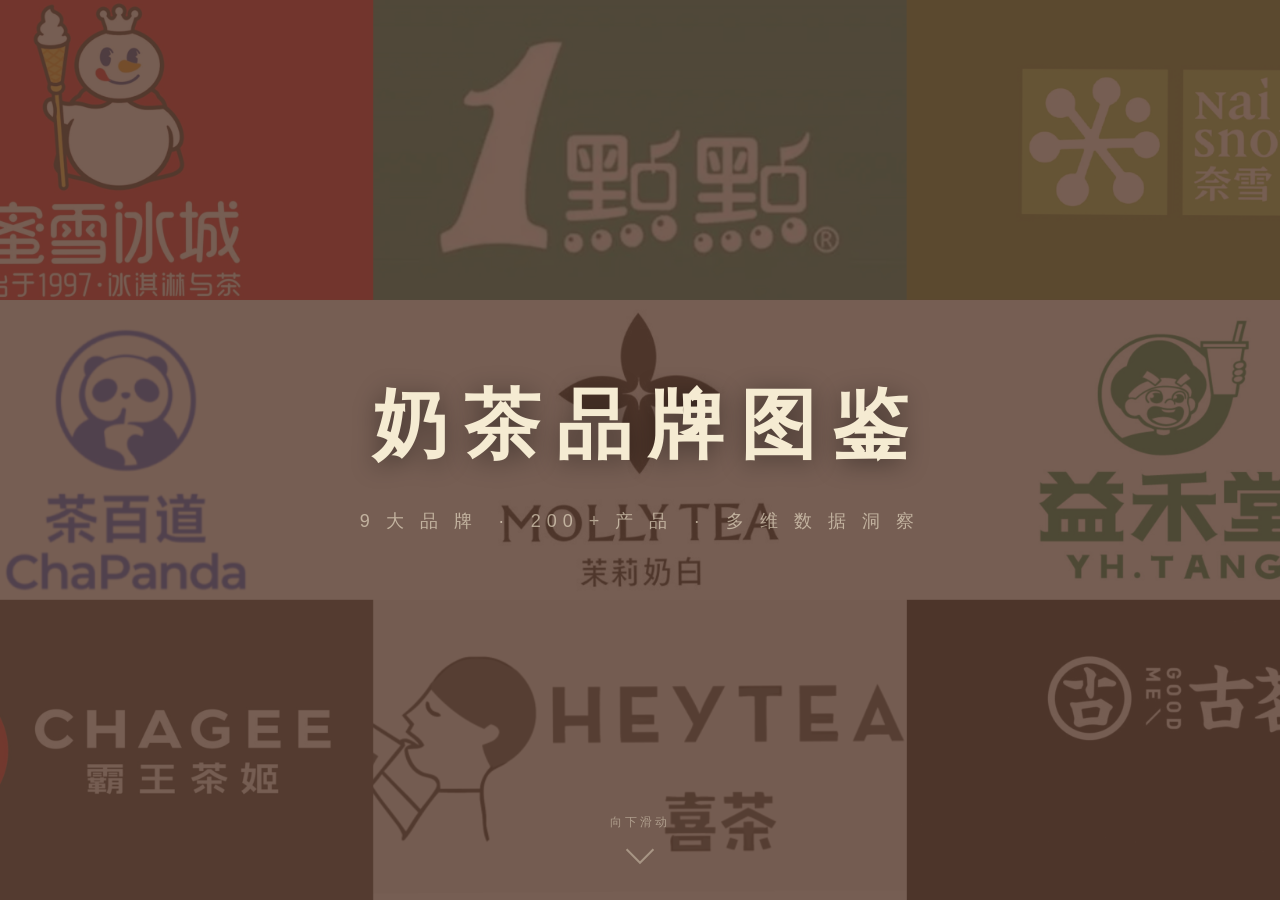
<file: index.html>
<!DOCTYPE html>
<html lang="zh-CN">
<head>
    <meta charset="UTF-8">
    <meta name="viewport" content="width=device-width, initial-scale=1.0">
    <title>奶茶品牌图鉴 — 首页</title>
    <link rel="stylesheet" href="css/style.css">
    <style>
        /* ===== 首页特有样式 ===== */

        /* ---- 全屏封面 ---- */
        .intro-screen {
            position: fixed; top: 0; left: 0;
            width: 100vw; height: 100vh; z-index: 9999;
            display: flex; align-items: center; justify-content: center;
            transition: transform 1s cubic-bezier(0.65,0.05,0.36,1), opacity 0.8s ease-out;
        }
        .intro-screen.slid-up {
            transform: translateY(-110%); opacity: 0; pointer-events: none;
        }
        .intro-bg {
            position: absolute; top: 0; left: 0;
            width: 100%; height: 100%; object-fit: cover;
        }
        .intro-overlay {
            position: absolute; top: 0; left: 0;
            width: 100%; height: 100%;
            background: rgba(92,64,51,0);
            animation: overlayIn 0.8s ease-out 0.3s forwards;
            display: flex; flex-direction: column;
            align-items: center; justify-content: center;
        }
        @keyframes overlayIn {
            to { background: rgba(92,64,51,0.84); }
        }
        .intro-title {
            font-size: clamp(42px, 8vw, 76px);
            font-weight: bold; letter-spacing: 16px;
            text-indent: 16px; color: #F5EBD2;
            opacity: 0; transform: translateY(30px) scale(0.95);
            animation: titleIn 1.2s cubic-bezier(0.22,1,0.36,1) 0.7s forwards;
            text-shadow: 0 4px 24px rgba(0,0,0,0.4);
        }
        .intro-sub {
            font-size: clamp(14px, 2vw, 18px);
            color: rgba(245,235,210,0.6);
            letter-spacing: 6px; margin-top: 22px;
            opacity: 0; transform: translateY(15px);
            animation: subIn 1s ease-out 1.4s forwards;
        }
        @keyframes titleIn { to { opacity:1; transform:translateY(0) scale(1); } }
        @keyframes subIn   { to { opacity:1; transform:translateY(0); } }

        .scroll-hint {
            position: absolute; bottom: 40px; left: 50%;
            transform: translateX(-50%);
            display: flex; flex-direction: column; align-items: center; gap: 8px;
            opacity: 0;
            animation: hintIn 0.8s ease-out 2.4s forwards,
                       bounce 2s ease-in-out 3s infinite;
        }
        .scroll-hint span {
            color: rgba(245,235,210,0.45); font-size: 12px; letter-spacing: 3px;
        }
        .scroll-hint .arrow {
            width: 20px; height: 20px;
            border-right: 2px solid rgba(245,235,210,0.4);
            border-bottom: 2px solid rgba(245,235,210,0.4);
            transform: rotate(45deg);
        }
        @keyframes hintIn { to { opacity:1; } }
        @keyframes bounce {
            0%,100% { transform:translateX(-50%) translateY(0); }
            50% { transform:translateX(-50%) translateY(10px); }
        }

        /* ---- 首页主内容 ---- */
        .home-main { position: relative; z-index: 1; }

        /* ---- KPI 卡片增强 ---- */
        .kpi-card .kpi-icon { font-size: 28px; margin-bottom: 4px; display: block; }

        /* ---- 入口卡片网格（首页专用） ---- */
        .entry-grid {
            display: flex; flex-wrap: wrap; justify-content: center; gap: 20px;
        }
        .entry-card { flex: 1 1 280px; max-width: 380px; }
        @media (max-width: 900px) { .entry-card { max-width: 420px; } }
        @media (max-width: 600px) {
            .entry-card { max-width: 100%; flex: 1 1 100%; }
            /* 开屏大标题：窄屏收字距防溢出 */
            .intro-title { letter-spacing: 8px; text-indent: 8px; }
            .intro-sub { letter-spacing: 2px; }
        }

        .entry-card .entry-link {
            display: inline-flex; align-items: center; gap: 4px;
            margin-top: 14px; font-size: 12px; color: var(--gold);
            letter-spacing: 1px; transition: all 0.2s;
        }
        .entry-card .entry-link:hover { color: var(--cream); }
        .entry-card .entry-link .arrow-icon { font-size: 16px; transition: transform 0.2s; }
        .entry-card:hover .entry-link .arrow-icon { transform: translateX(3px); }
    </style>
</head>
<body>

<!-- ========== 全屏封面 ========== -->
<div class="intro-screen" id="introScreen">
    <img src="images/brand-logos.jpg" alt="品牌Logo" class="intro-bg" />
    <div class="intro-overlay">
        <div class="intro-title">奶茶品牌图鉴</div>
        <div class="intro-sub">9 大 品 牌  ·  200 + 产 品  ·  多 维 数 据 洞 察</div>
    </div>
    <div class="scroll-hint">
        <span>向下滑动</span>
        <div class="arrow"></div>
    </div>
</div>

<!-- ========== 主内容区 ========== -->
<div class="page-wrapper home-main">
    <div class="page-container">

        <!-- KPI 总览 -->
        <div class="kpi-row" id="kpiRow">
            <div class="kpi-card"><span class="kpi-icon">📊</span><div class="kpi-value" id="kpi-total">-</div><div class="kpi-label">收录产品</div></div>
            <div class="kpi-card"><span class="kpi-icon">🏷️</span><div class="kpi-value" id="kpi-brands">-</div><div class="kpi-label">覆盖品牌</div></div>
            <div class="kpi-card"><span class="kpi-icon">💰</span><div class="kpi-value" id="kpi-price">-</div><div class="kpi-label">行业均价 <small class="kpi-unit">元/100ml</small></div></div>
            <div class="kpi-card"><span class="kpi-icon">🔥</span><div class="kpi-value" id="kpi-heat">-</div><div class="kpi-label">行业均热量 <small class="kpi-unit">kcal/100ml</small></div></div>
        </div>

        <!-- 入口卡片 -->
        <div class="entry-grid">
            <a href="dashboard.html" class="entry-card">
                <span class="entry-icon">📈</span>
                <div class="entry-title">数据看板</div>
                <div class="entry-desc">6 张核心图表联动分析，旭日图钻取品牌配方层级，散点图、热力图、箱线图全覆盖</div>
                <span class="entry-link">进入看板 <span class="arrow-icon">→</span></span>
            </a>

            <a href="explorer.html" class="entry-card">
                <span class="entry-icon">🔍</span>
                <div class="entry-title">产品探索</div>
                <div class="entry-desc">按品牌、价格、热量、茶底多维度筛选，智能推荐最符合你需要的那一杯</div>
                <span class="entry-link">开始探索 <span class="arrow-icon">→</span></span>
            </a>

            <a href="ranking.html" class="entry-card">
                <span class="entry-icon">🏆</span>
                <div class="entry-title">排行榜</div>
                <div class="entry-desc">性价比、最低热量、最大容量、最贵产品等六大维度排行，一目了然</div>
                <span class="entry-link">查看排行 <span class="arrow-icon">→</span></span>
            </a>

            <a href="brand.html" class="entry-card">
                <span class="entry-icon">🏠</span>
                <div class="entry-title">品牌详情</div>
                <div class="entry-desc">单品牌深度画像：雷达图、价格分布、热量分布、代表产品全掌握</div>
                <span class="entry-link">深入了解 <span class="arrow-icon">→</span></span>
            </a>

            <a href="health.html" class="entry-card">
                <span class="entry-icon">💚</span>
                <div class="entry-title">健康指南</div>
                <div class="entry-desc">健康评分系统，低卡推荐榜单，看懂一杯奶茶的热量到底等于几碗米饭</div>
                <span class="entry-link">查看指南 <span class="arrow-icon">→</span></span>
            </a>
        </div>

    </div>
</div>

<script type="text/javascript" src="js/data.js"></script>
<script>var CURRENT_PAGE = 'index';</script>
<script type="text/javascript" src="js/nav.js"></script>
<script>
    // ===== 封面动画 =====
    (function() {
        var intro = document.getElementById('introScreen');
        // 已看过开屏动画则直接跳过
        if (/[?&]skip=1/.test(location.search) || sessionStorage.getItem('splash_done')) {
            intro.classList.add('slid-up');
            return;
        }
        var hasSlid = false;
        function slide() {
            if (hasSlid) return; hasSlid = true;
            intro.classList.add('slid-up');
            sessionStorage.setItem('splash_done', '1');
        }
        window.addEventListener('wheel', function(e) {
            if (!hasSlid && e.deltaY > 30) { e.preventDefault(); slide(); }
        }, { passive: false });
        window.addEventListener('keydown', function(e) {
            if (!hasSlid && (e.key === 'ArrowDown' || e.key === ' ')) { e.preventDefault(); slide(); }
        });
        intro.addEventListener('click', function() {
            if (!hasSlid) { setTimeout(slide, 600); }
        });
        // 2.5s 自动播放
        setTimeout(function() { if (!hasSlid) slide(); }, 4200);
    })();

    // ===== KPI 数据填充 =====
    MT.ready(function() {
        var kpi = MT.KPI();
        document.getElementById('kpi-total').textContent = kpi.totalProducts;
        document.getElementById('kpi-brands').textContent = kpi.brandCount;
        document.getElementById('kpi-price').textContent = kpi.avgUnitPrice;
        document.getElementById('kpi-heat').textContent = kpi.avgUnitHeat;
    });
</script>
</body>
</html>
</file>
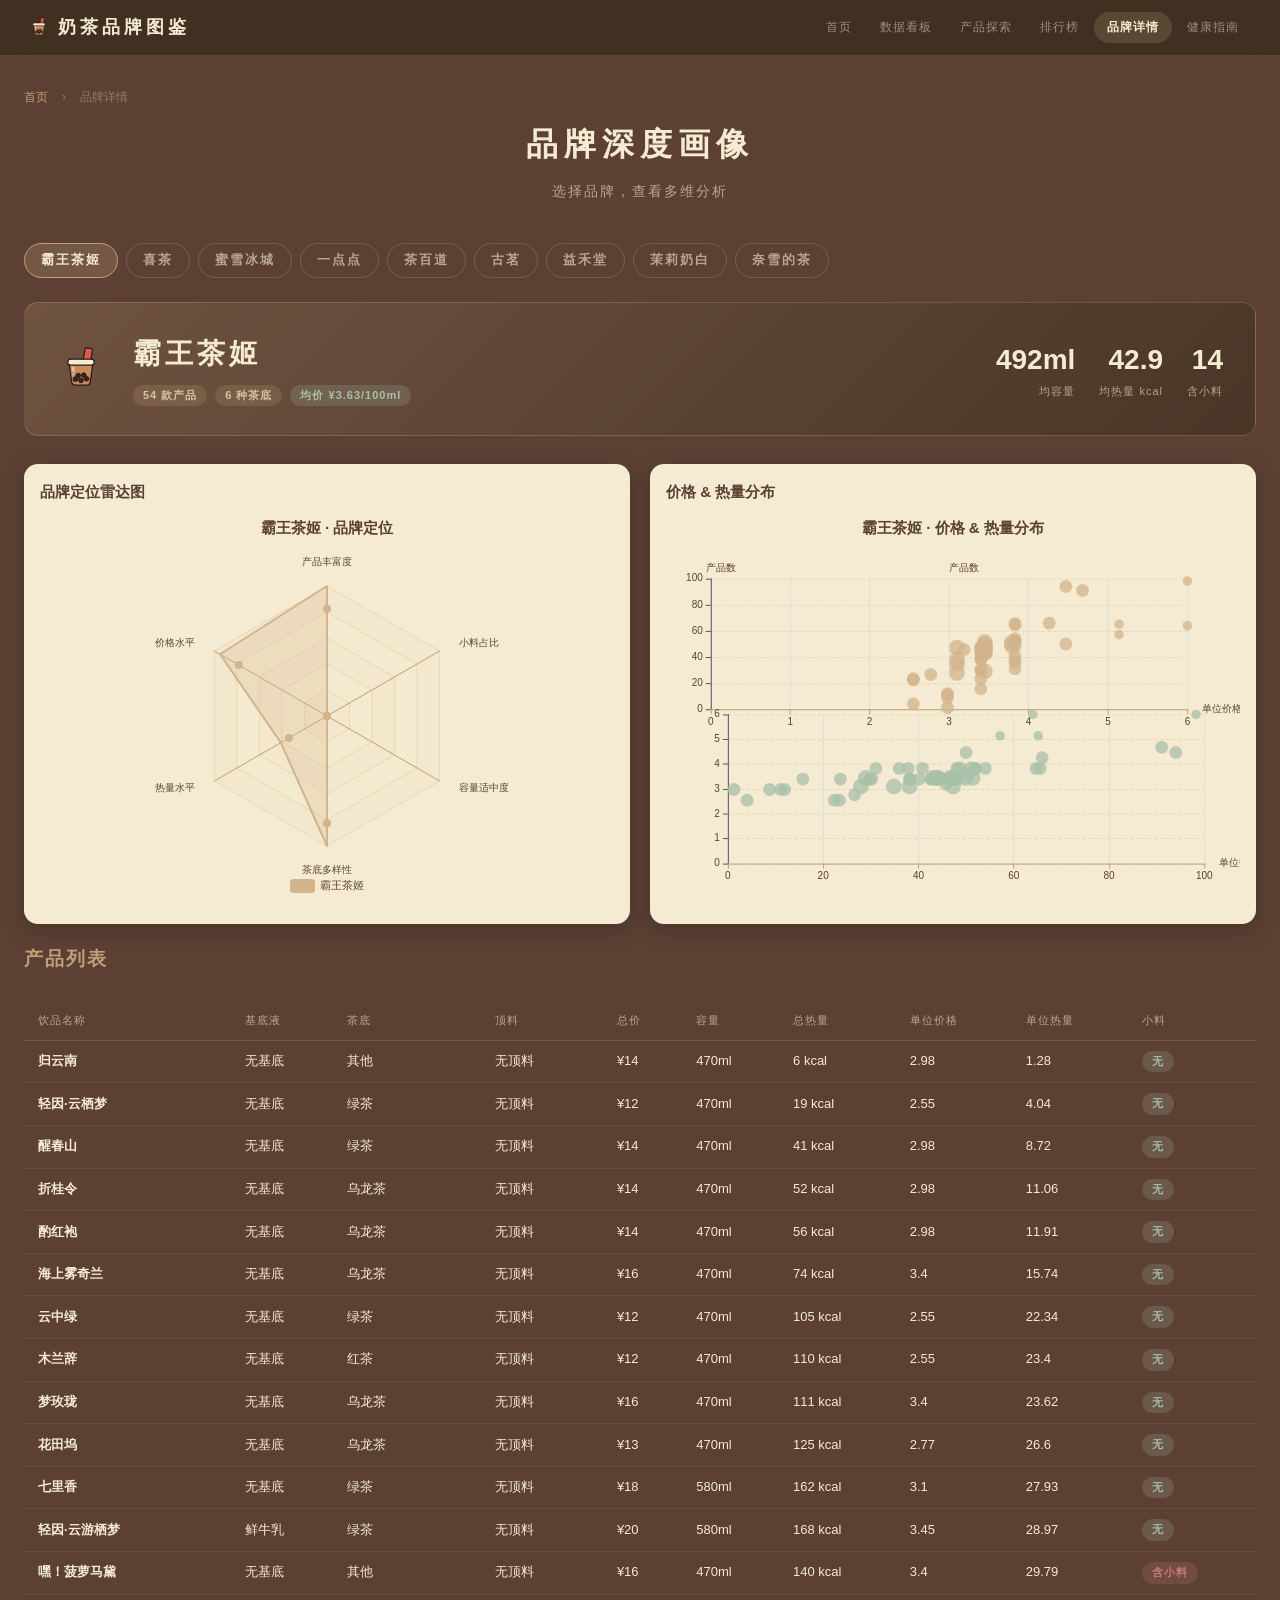
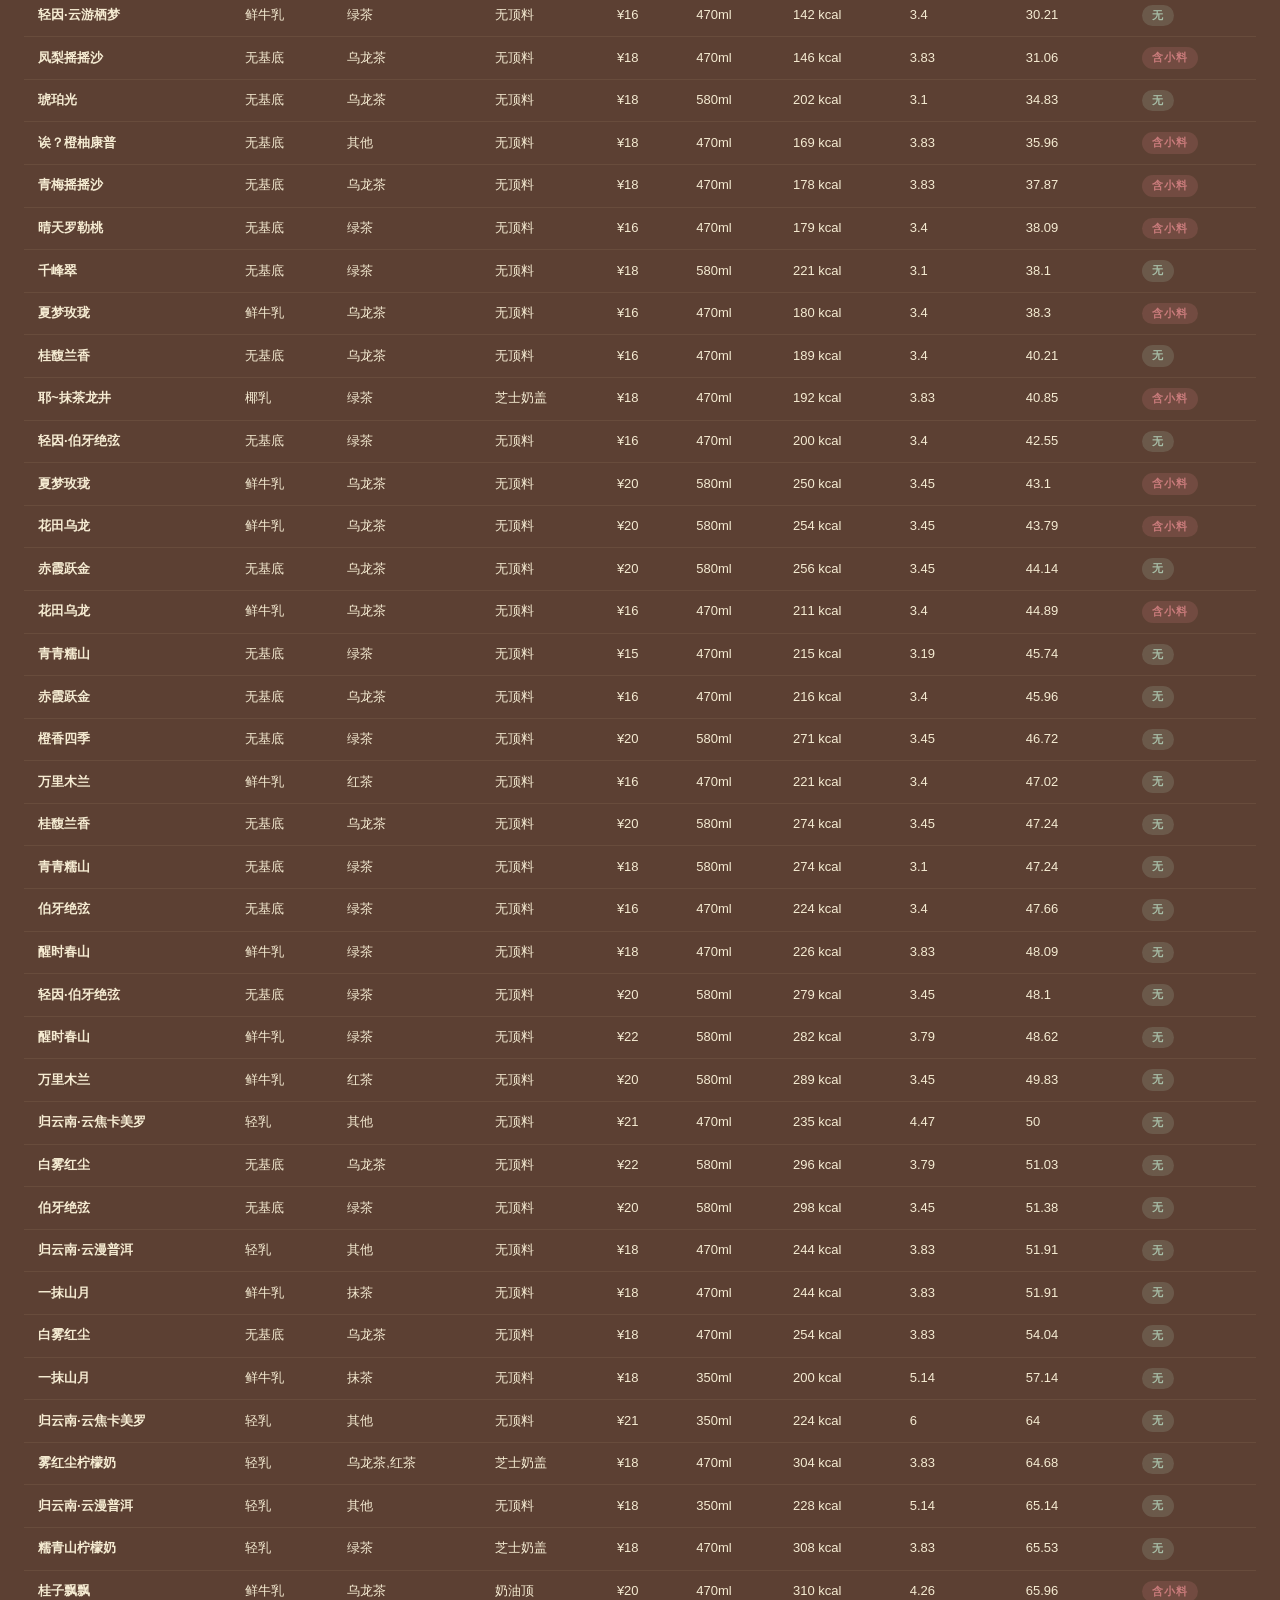
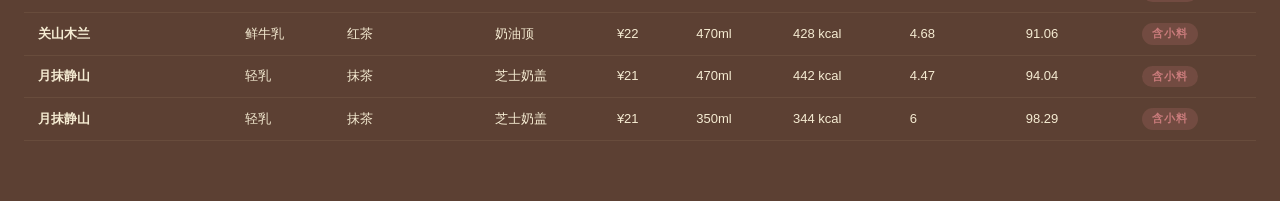
<file: brand.html>
<!DOCTYPE html>
<html lang="zh-CN">
<head>
    <meta charset="UTF-8">
    <meta name="viewport" content="width=device-width, initial-scale=1.0">
    <title>品牌详情 — 奶茶品牌图鉴</title>
    <link rel="stylesheet" href="css/style.css">
    <style>
        .page-container { max-width: 1500px; }
        .brand-banner {
            background: linear-gradient(135deg, rgba(191,160,122,0.2), rgba(61,46,31,0.6));
            border: 1px solid rgba(191,160,122,0.3); border-radius: var(--card-radius);
            padding: 28px 32px; margin-bottom: 28px; display: flex; gap: 28px; align-items: center;
        }
        .brand-banner .bb-icon { font-size: 48px; flex-shrink: 0; }
        .brand-banner .bb-info { flex:1; }
        .brand-banner .bb-info h2 { font-size: 28px; font-weight: bold; color: var(--cream); letter-spacing: 4px; }
        .brand-banner .bb-info .bb-tags { display: flex; gap: 8px; margin-top: 8px; flex-wrap: wrap; }
        .brand-banner .bb-stats { display: flex; gap: 24px; text-align: right; flex-shrink: 0; }
        .brand-banner .bb-stat { text-align: right; }
        .brand-banner .bb-stat .val { font-size: 28px; font-weight: bold; color: var(--cream); }
        .brand-banner .bb-stat .lbl { font-size: 11px; color: var(--text-dim); letter-spacing: 1px; }

        .brand-selector {
            display: flex; gap: 8px; flex-wrap: wrap; margin-bottom: 24px;
        }
        .brand-selector .chip {
            padding: 6px 16px; border-radius: 20px; font-size: 13px; letter-spacing: 2px;
            border: 1.5px solid rgba(191,160,122,0.3); color: var(--text-dim);
            cursor: pointer; transition: all 0.25s; font-weight: bold;
        }
        .brand-selector .chip:hover { border-color: var(--gold); color: var(--cream); }
        .brand-selector .chip.active { background: rgba(191,160,122,0.25); border-color: var(--gold); color: var(--cream); }

        .brand-charts { display: grid; grid-template-columns: 1fr 1fr; gap: 20px; margin-bottom: 20px; }
        .brand-card {
            background: var(--cream); border-radius: var(--card-radius);
            padding: 16px; box-shadow: var(--shadow);
        }
        .brand-card h3 { color: #5C4033; font-size: 15px; font-weight: bold; margin-bottom: 4px; }
        .chart-mini { width: 100%; height: 400px; }

        .product-table { margin-top: 28px; overflow-x: auto; -webkit-overflow-scrolling: touch; }
        @media (max-width: 768px) {
            .brand-charts { grid-template-columns: 1fr; }
            .brand-banner { flex-direction: column; text-align: center; padding: 20px 16px; gap: 16px; }
            .brand-banner .bb-stats { justify-content: center; gap: 18px; }
            .brand-banner .bb-stat .val { font-size: 20px; }
            .brand-banner .bb-info h2 { font-size: 22px; letter-spacing: 2px; }
            .chart-mini { height: 340px; }
            #distChart { height: 430px; }   /* 价格/热量双子图上下堆叠，需要更高 */
            .brand-selector { margin-bottom: 16px; }
            /* 12 列产品表：保持可读宽度，横向滑动查看 */
            .product-table .data-table { min-width: 860px; }
        }
    </style>
</head>
<body>

<div class="page-wrapper">
    <div class="page-container">
        <div class="breadcrumb"><a href="index.html?skip=1">首页</a><span class="sep">›</span><span>品牌详情</span></div>
        <div class="page-hero">
            <h1>品牌深度画像</h1>
            <p>选择品牌，查看多维分析</p>
        </div>

        <div class="brand-selector" id="brandSelector"></div>

        <div id="brandContent">
            <div class="brand-banner" id="banner">
                <span class="bb-icon"><img src="images/珍珠奶茶.svg" alt="奶茶图标" style="width:1em;height:1em;vertical-align:-0.15em"></span>
                <div class="bb-info"><h2 id="bannerName">选择品牌</h2><div class="bb-tags" id="bannerTags"></div></div>
                <div class="bb-stats" id="bannerStats"></div>
            </div>

            <div class="brand-charts">
                <div class="brand-card"><h3>品牌定位雷达图</h3><div id="radarChart" class="chart-mini"></div></div>
                <div class="brand-card"><h3>价格 & 热量分布</h3><div id="distChart" class="chart-mini"></div></div>
            </div>

            <h3 style="color:var(--gold);letter-spacing:2px;margin-bottom:14px;">产品列表</h3>
            <div class="product-table">
                <table class="data-table" id="productTable">
                    <thead><tr><th>饮品名称</th><th>基底液</th><th>茶底</th><th>顶料</th><th>总价</th><th>容量</th><th>总热量</th><th>单位价格</th><th>单位热量</th><th>小料</th></tr></thead>
                    <tbody id="productTbody"></tbody>
                </table>
            </div>
        </div>
    </div>
</div>

<script type="text/javascript" src="js/echarts.js"></script>
<script type="text/javascript" src="js/data.js"></script>
<script>var CURRENT_PAGE = 'brand';</script>
<script type="text/javascript" src="js/nav.js"></script>
<script>
    MT.ready(function(data) {
        var brands = MT.getBrands();
        var brandTotals = MT.getBrandTotals();
        var allBrands = MT.filterValid();

        // 品牌选择器
        var selectorHTML = '';
        brands.forEach(function(b, idx) {
            selectorHTML += '<span class="chip brand-select-chip" data-brand="'+b+'">'+b+'</span>';
        });
        document.getElementById('brandSelector').innerHTML = selectorHTML;

        var radarChart = echarts.init(document.getElementById('radarChart'));
        var distChart = echarts.init(document.getElementById('distChart'));

        // ===== 屏幕宽度自适应：手机端双子图改上下堆叠 =====
        var isMobile = window.innerWidth <= 768;

        function applyBrandLayout(mobile) {
            radarChart.setOption({
                title: { top: mobile ? 6 : 8, textStyle: { fontSize: mobile ? 13 : 15 } },
                radar: {
                    center: ['50%', mobile ? '52%' : '52%'],
                    radius: mobile ? '52%' : '65%',
                    axisName: { fontSize: mobile ? 9 : 10, padding: mobile ? [2, 3] : [4, 6] }
                }
            });

            distChart.setOption({
                title: { top: mobile ? 6 : 8, textStyle: { fontSize: mobile ? 13 : 15 } },
                grid: mobile
                    ? [{ left: 44, right: 18, top: 70, height: '30%' }, { left: 44, right: 18, top: '54%', bottom: 44 }]
                    : [{ left: 55, right: '52%', top: 80, bottom: 50 }, { left: '52%', right: 30, top: 80, bottom: 50 }],
                xAxis: [
                    { name: mobile ? '价格' : '单位价格', nameTextStyle: { fontSize: mobile ? 9 : 10 }, axisLabel: { fontSize: mobile ? 9 : 10 } },
                    { name: mobile ? '热量' : '单位热量', nameTextStyle: { fontSize: mobile ? 9 : 10 }, axisLabel: { fontSize: mobile ? 9 : 10 } }
                ],
                yAxis: [
                    { name: mobile ? '' : '产品数', nameTextStyle: { fontSize: mobile ? 9 : 10 }, axisLabel: { fontSize: mobile ? 9 : 10 } },
                    { name: mobile ? '' : '产品数', nameTextStyle: { fontSize: mobile ? 9 : 10 }, axisLabel: { fontSize: mobile ? 9 : 10 } }
                ],
                series: [
                    { symbolSize: function(v) { return mobile ? Math.max(6, Math.min(18, v[2] / 38)) : Math.max(8, Math.min(30, v[2] / 25)); } },
                    { symbolSize: function(v) { return mobile ? Math.max(6, Math.min(18, v[2] / 38)) : Math.max(8, Math.min(30, v[2] / 25)); } }
                ]
            });
        }

        // 点击切换品牌
        var currentBrand = '';
        document.querySelectorAll('.brand-select-chip').forEach(function(c) {
            c.addEventListener('click', function() {
                document.querySelectorAll('.brand-select-chip').forEach(function(x){x.classList.remove('active');});
                this.classList.add('active');
                currentBrand = this.dataset.brand;
                renderBrand(currentBrand);
            });
        });

        // 默认选第一个
        if (brands.length > 0) {
            document.querySelector('.brand-select-chip').click();
        }

        function renderBrand(brand) {
            var bp = allBrands.filter(function(d){return d['品牌']===brand;});
            var n = bp.length;
            var avgPrice = n>0?(bp.reduce(function(s,d){return s+d['单位价格 元/100ml'];},0)/n).toFixed(2):'-';
            var avgHeat = n>0?(bp.reduce(function(s,d){return s+d['单位热量 kcal/100ml'];},0)/n).toFixed(1):'-';
            var avgSize = n>0?Math.round(bp.reduce(function(s,d){return s+d['容量/ml'];},0)/n):'-';
            var withTop = bp.filter(function(d){return d['是否含默认小料']==='是';}).length;
            var teaTypes = {}; bp.forEach(function(d){ teaTypes[(d['茶底类型']||'无茶底').trim()] = (teaTypes[(d['茶底类型']||'无茶底').trim()]||0)+1; });
            var teaCount = Object.keys(teaTypes).length;

            // Banner
            document.getElementById('bannerName').textContent = brand;
            document.getElementById('bannerTags').innerHTML =
                '<span class="badge badge-brand">'+n+' 款产品</span>'+
                '<span class="badge badge-brand">'+teaCount+' 种茶底</span>'+
                '<span class="badge badge-green">均价 ¥'+avgPrice+'/100ml</span>';
            document.getElementById('bannerStats').innerHTML =
                '<div class="bb-stat"><div class="val">'+avgSize+'ml</div><div class="lbl">均容量</div></div>'+
                '<div class="bb-stat"><div class="val">'+avgHeat+'</div><div class="lbl">均热量 kcal</div></div>'+
                '<div class="bb-stat"><div class="val">'+withTop+'</div><div class="lbl">含小料</div></div>';

            // 雷达图：各品牌相对排名（用全品牌数据算排名百分比）
            var dims = ['产品丰富度', '价格水平', '热量水平', '茶底多样性', '容量适中度', '小料占比'];
            var scores = {};
            // 遍历所有品牌，对每个维度做标准化
            var allStats = {};
            brands.forEach(function(b) {
                var bp2 = allBrands.filter(function(d){return d['品牌']===b;});
                if(bp2.length===0) return;
                var tt={}; bp2.forEach(function(d){tt[(d['茶底类型']||'无茶底').trim()]=1;});
                allStats[b] = {
                    n: bp2.length,
                    price: bp2.reduce(function(s,d){return s+d['单位价格 元/100ml'];},0)/bp2.length,
                    heat: bp2.reduce(function(s,d){return s+d['单位热量 kcal/100ml'];},0)/bp2.length,
                    size: bp2.reduce(function(s,d){return s+d['容量/ml'];},0)/bp2.length,
                    teaCount: Object.keys(tt).length,
                    topRatio: bp2.filter(function(d){return d['是否含默认小料']==='是';}).length/bp2.length
                };
            });

            // 每维度的max/min标准化到0-100
            var maxVals = {};
            Object.keys(allStats).forEach(function(b){
                var s=allStats[b];
                ['n','price','heat','teaCount','size','topRatio'].forEach(function(k){
                    if(!maxVals[k]) maxVals[k]={max:0,min:Infinity};
                    if(s[k]>maxVals[k].max) maxVals[k].max=s[k];
                    if(s[k]<maxVals[k].min) maxVals[k].min=s[k];
                });
            });

            function norm(v, k) {
                if(maxVals[k].max === maxVals[k].min) return 50;
                return 100 * (v - maxVals[k].min) / (maxVals[k].max - maxVals[k].min);
            }

            var bStat = allStats[brand];
            var myScores = bStat ? [
                { name:'产品丰富度', max:100 },  // 下面实际值
                { name:'价格水平', max:100 },
                { name:'热量水平', max:100 },
                { name:'茶底多样性', max:100 },
                { name:'容量适中度', max:100 },
                { name:'小料占比', max:100 }
            ] : [];

            // 雷达图（绝对分数）+ 所有品牌对比
            var radarSeries = [];
            // 加当前品牌
            if (bStat) {
                radarSeries.push({
                    name: brand, type: 'radar',
                    data: [{
                        value: [
                            norm(bStat.n, 'n').toFixed(0),
                            norm(bStat.price, 'price').toFixed(0),
                            norm(bStat.heat, 'heat').toFixed(0),
                            norm(bStat.teaCount, 'teaCount').toFixed(0),
                            norm(bStat.size, 'size').toFixed(0),
                            norm(bStat.topRatio, 'topRatio').toFixed(0)
                        ].map(Number),
                        name: brand
                    }],
                    areaStyle: { opacity: 0.25 },
                    lineStyle: { color: MT.colorForBrand(brand), width: 2 },
                    itemStyle: { color: MT.colorForBrand(brand) }
                });
            }

            radarChart.setOption({
                backgroundColor: '#F5EBD2',
                title: { text: brand+' · 品牌定位', left: 'center', top: 8, textStyle: { color: '#5C4033', fontSize: 15, fontWeight: 'bold' } },
                legend: { bottom: 10, textStyle: { color: '#5C4033', fontSize: 11 } },
                radar: {
                    indicator: dims.map(function(d){return{name:d, max:100};}),
                    center: ['50%', '52%'], radius: '65%',
                    axisName: { color: '#5C4033', fontSize: 10, borderRadius: 3, padding: [4, 6] },
                    splitArea: { areaStyle: { color: ['rgba(210,180,140,0.08)', 'rgba(210,180,140,0.03)'] } },
                    splitLine: { lineStyle: { color: '#E8D8B8' } },
                    axisLine: { lineStyle: { color: '#BFA07A' } }
                },
                series: radarSeries
            }, true);

            // 分布图：品牌价格直方图 + 热量直方图（左右子图）
            var prices = bp.map(function(d){return d['单位价格 元/100ml'] || 0;});
            var heats = bp.map(function(d){return d['单位热量 kcal/100ml'] || 0;});
            distChart.setOption({
                backgroundColor: '#F5EBD2',
                title: { text: brand+' · 价格 & 热量分布', left: 'center', top: 8, textStyle: { color: '#5C4033', fontSize: 15, fontWeight: 'bold' } },
                grid: [{ left: 55, right: '52%', top: 80, bottom: 50 }, { left: '52%', right: 30, top: 80, bottom: 50 }],
                xAxis: [
                    { type: 'value', name: '单位价格', gridIndex: 0, nameTextStyle: { color: '#5C4033', fontSize: 10 }, axisLabel: { color: '#5C4033', fontSize: 10 }, axisLine: { lineStyle: { color: '#BFA07A' } } },
                    { type: 'value', name: '单位热量', gridIndex: 1, nameTextStyle: { color: '#5C4033', fontSize: 10 }, axisLabel: { color: '#5C4033', fontSize: 10 }, axisLine: { lineStyle: { color: '#BFA07A' } } }
                ],
                yAxis: [
                    { type: 'value', name: '产品数', gridIndex: 0, nameTextStyle: { color: '#5C4033', fontSize: 10 }, axisLabel: { color: '#5C4033', fontSize: 10 }, splitLine: { lineStyle: { color: '#E8D8B8', type: 'dashed' } } },
                    { type: 'value', name: '产品数', gridIndex: 1, nameTextStyle: { color: '#5C4033', fontSize: 10 }, axisLabel: { color: '#5C4033', fontSize: 10 }, splitLine: { lineStyle: { color: '#E8D8B8', type: 'dashed' } } }
                ],
                series: [
                    { type: 'scatter', xAxisIndex: 0, yAxisIndex: 0, data: bp.map(function(d){ return [d['单位价格 元/100ml'] || 0, d['单位热量 kcal/100ml'] || 0, d['容量/ml'], d['饮品名称']]; }),
                        symbolSize: function(v){return Math.max(8, Math.min(30, v[2]/25));},
                        itemStyle: { color: MT.colorForBrand(brand), opacity: 0.75 }, emphasis: { focus: 'series' } },
                    { type: 'scatter', xAxisIndex: 1, yAxisIndex: 1, data: bp.map(function(d){ return [d['单位热量 kcal/100ml'] || 0, d['单位价格 元/100ml'] || 0, d['容量/ml'], d['饮品名称']]; }),
                        symbolSize: function(v){return Math.max(8, Math.min(30, v[2]/25));},
                        itemStyle: { color: '#A8BFA8', opacity: 0.75 }, emphasis: { focus: 'series' } }
                ]
            }, true);

            // 产品表格
            var tbody = '';
            bp.sort(function(a,b){return a['单位热量 kcal/100ml']-b['单位热量 kcal/100ml'];}).forEach(function(d){
                tbody += '<tr>' +
                    '<td><strong>'+d['饮品名称']+'</strong></td>' +
                    '<td>'+d['基底液']+'</td><td>'+d['茶底类型']+'</td><td>'+d['顶料']+'</td>' +
                    '<td>¥'+d['总价/元']+'</td><td>'+d['容量/ml']+'ml</td><td>'+d['总热量/kcal']+' kcal</td>' +
                    '<td>'+d['单位价格 元/100ml']+'</td><td>'+d['单位热量 kcal/100ml']+'</td>' +
                    '<td>'+(d['是否含默认小料']==='是'?'<span class="badge badge-red">含小料</span>':'<span class="badge badge-green">无</span>')+'</td>' +
                '</tr>';
            });
            document.getElementById('productTbody').innerHTML = tbody;

            // 图表配置渲染后重新套用当前屏宽布局
            applyBrandLayout(isMobile);
        }

        window.addEventListener('resize', function() {
            radarChart.resize(); distChart.resize();
            var m = window.innerWidth <= 768;
            if (m !== isMobile) { isMobile = m; applyBrandLayout(m); }
        });
    });
</script>

</body>
</html>
</file>
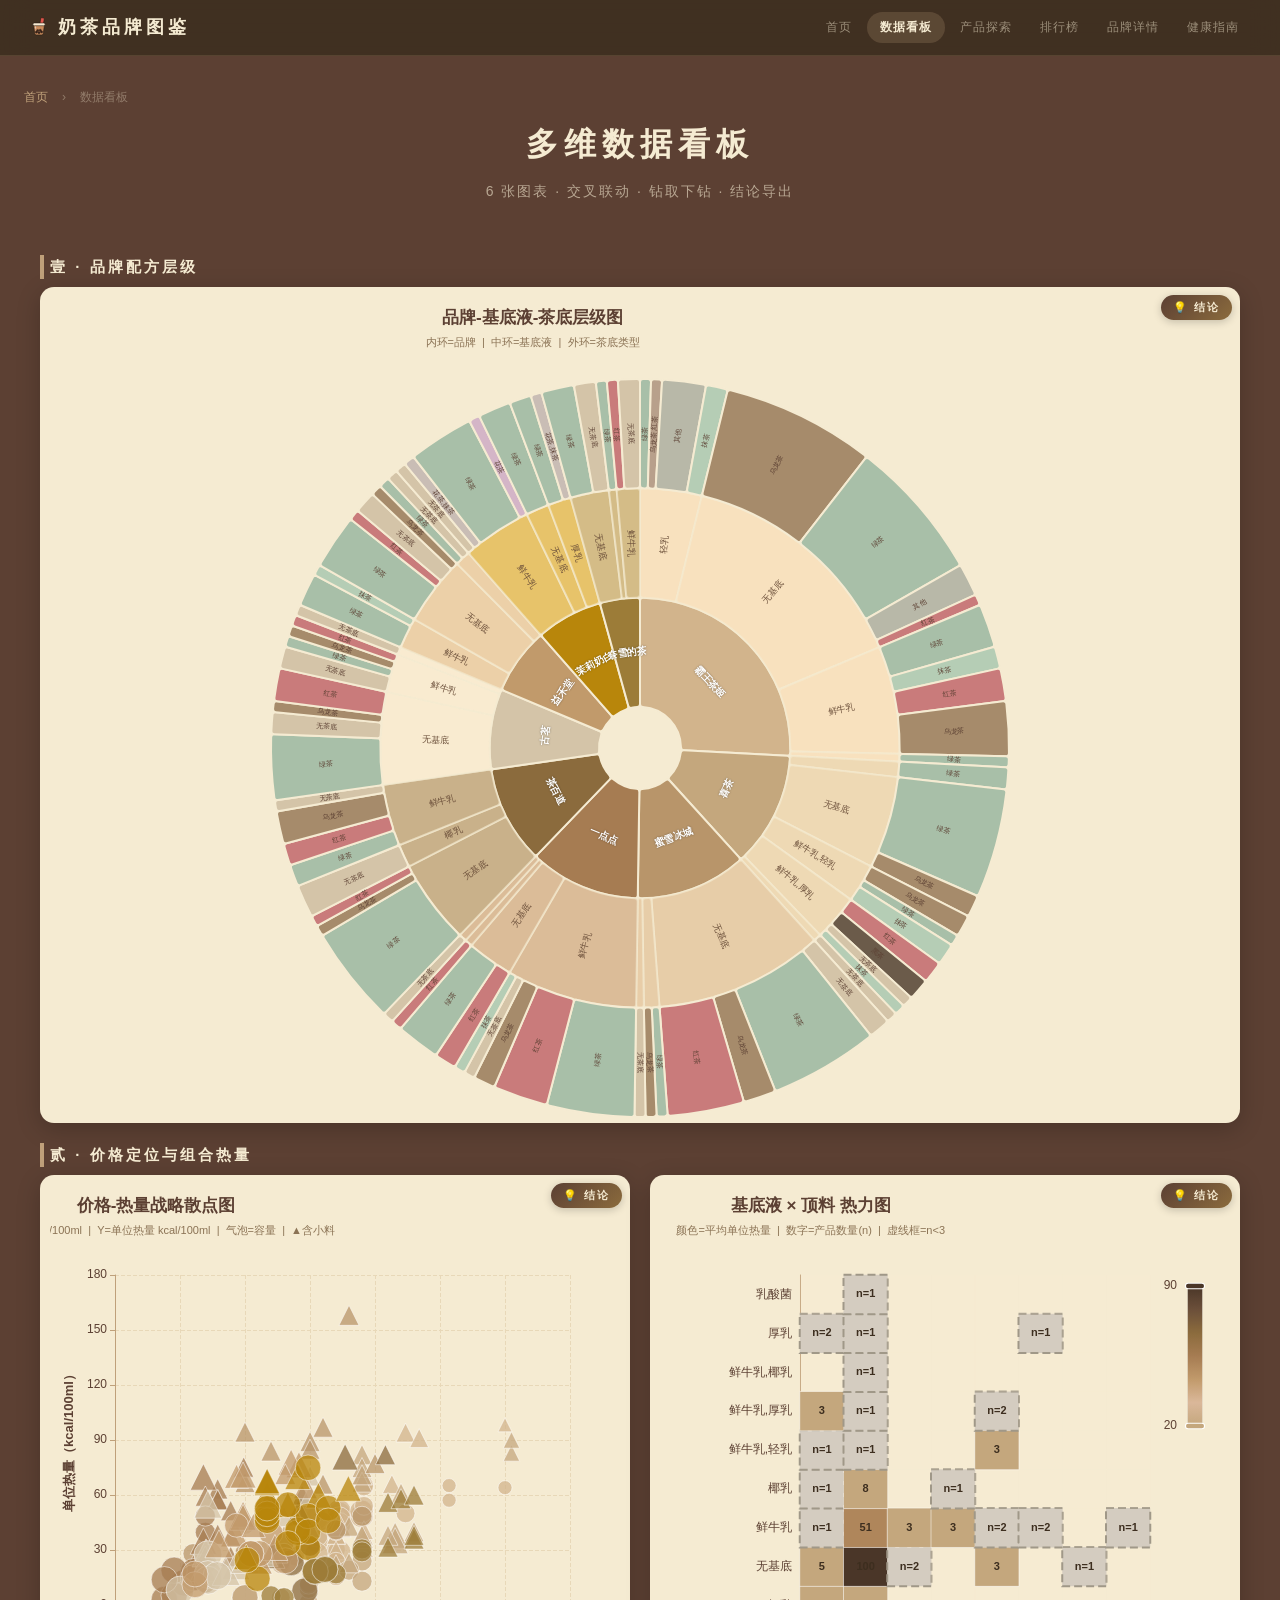
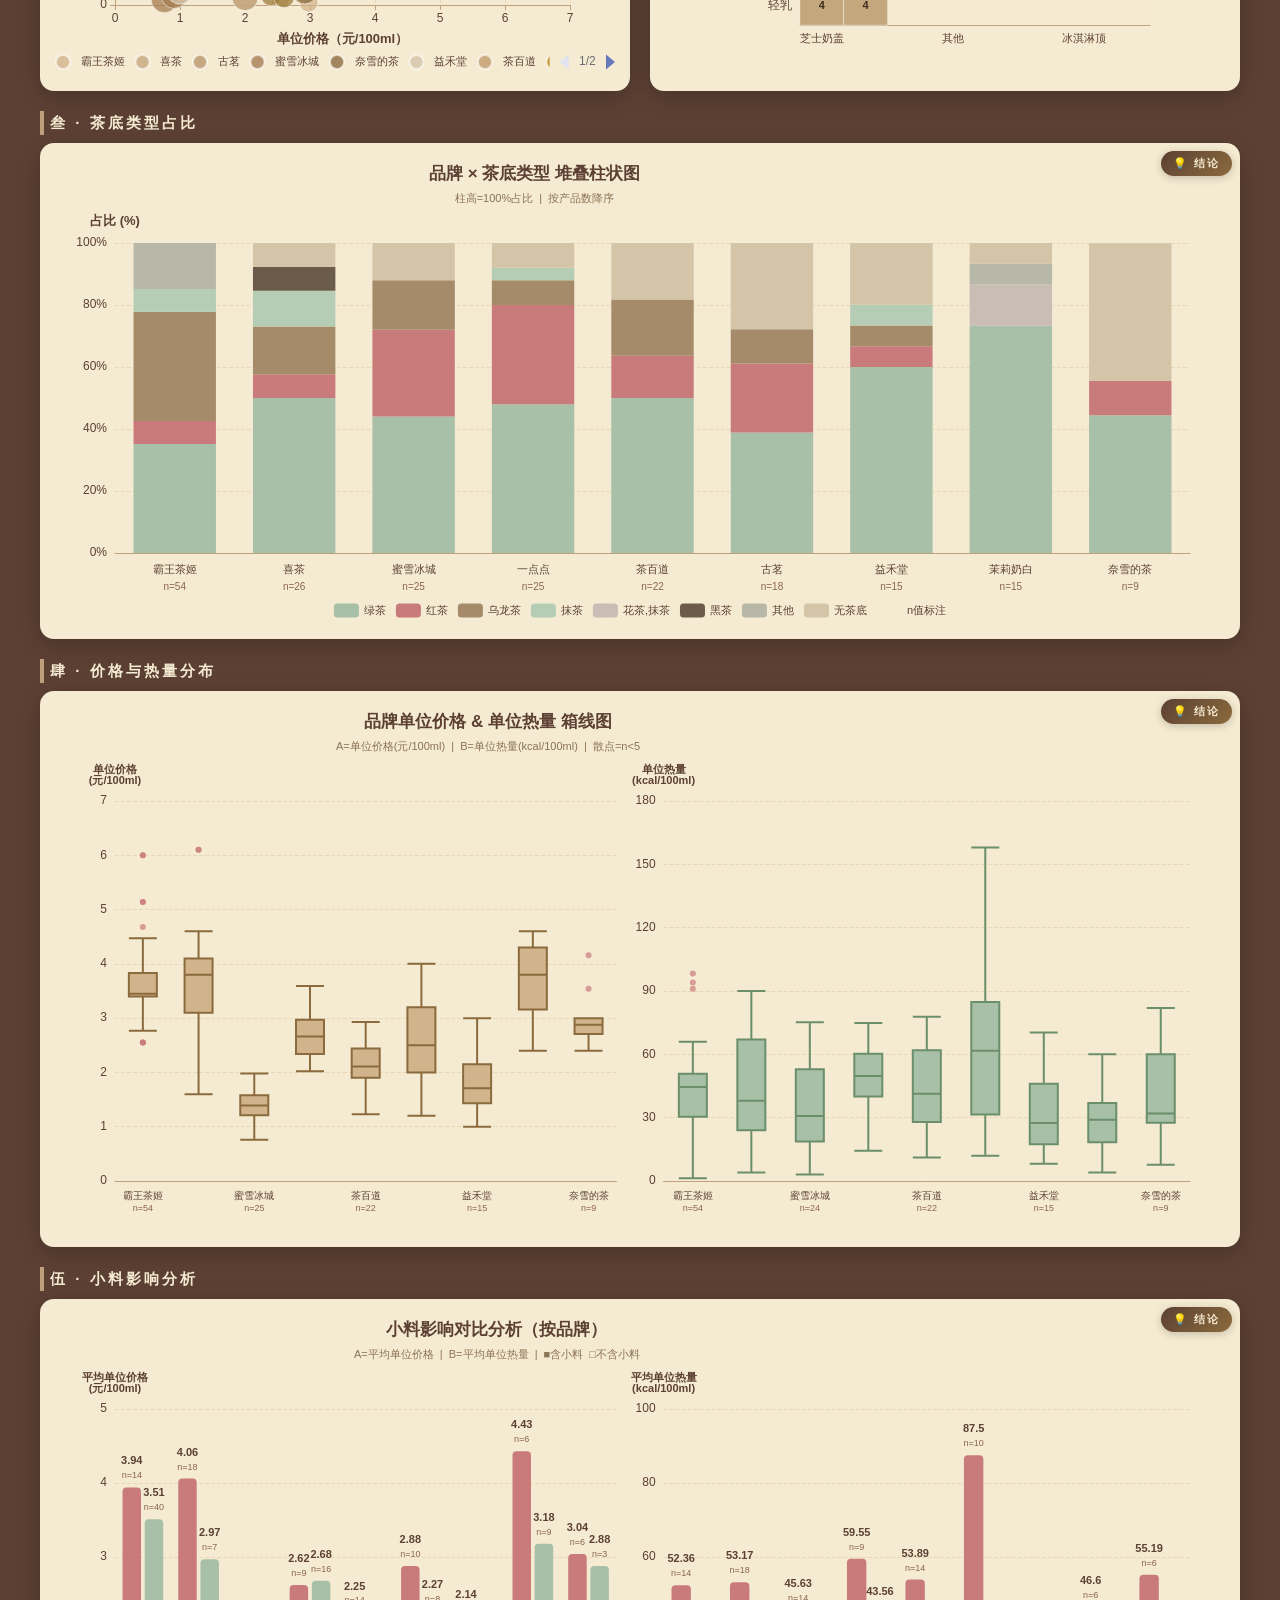
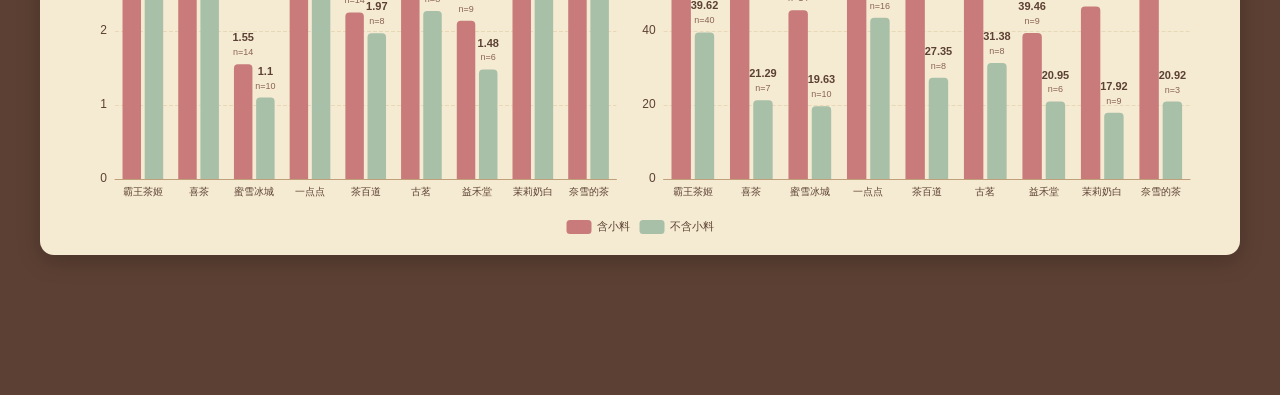
<file: dashboard.html>
<!DOCTYPE html>
<html lang="zh-CN">
<head>
    <meta charset="UTF-8">
    <meta name="viewport" content="width=device-width, initial-scale=1.0">
    <title>数据看板 — 奶茶品牌图鉴</title>
    <link rel="stylesheet" href="css/style.css">
    <style>
        .page-container { max-width: 1500px; }
        .dashboard { max-width: 1500px; margin: 0 auto; padding: 12px 16px 60px; }
        .dashboard .breadcrumb { margin-bottom: 6px; padding-left: 6px; }
        .section-label {
            color: var(--cream); font-size: 15px; font-weight: bold;
            letter-spacing: 3px; margin-bottom: 8px; padding-left: 6px;
            border-left: 4px solid var(--gold);
            opacity: 0; transform: translateX(-30px);
            transition: opacity 0.5s, transform 0.5s cubic-bezier(0.22,1,0.36,1);
        }
        .section-label.visible { opacity: 1; transform: translateX(0); }

        .chart-row { display: flex; gap: 20px; margin-bottom: 20px; }
        .chart-row.dual .chart-card { flex: 0 0 calc(50% - 10px); }

        .chart-card {
            background: var(--cream); border-radius: var(--card-radius);
            padding: 10px 10px 6px; box-shadow: var(--shadow);
            flex: 1; min-width: 0; position: relative;
            opacity: 0; transform: translateY(50px);
            transition: opacity 0.7s, transform 0.7s cubic-bezier(0.22,1,0.36,1), box-shadow 0.3s;
        }
        .chart-card:hover { box-shadow: var(--shadow-hover); }
        .chart-card.visible { opacity: 1; transform: translateY(0); }
        .chart-card.visible:hover { transform: translateY(-2px); }

        .chart-container         { width:100%; height:480px; }
        .chart-container.tall    { height:540px; }
        .chart-container.large   { height:820px; }
        .chart-container.side    { height:500px; }

        .filter-badge {
            position: fixed; top: 78px; left: 50%; transform: translateX(-50%);
            background: linear-gradient(135deg, #5C4033, #8B6B3D);
            color: var(--cream); padding: 10px 22px; border-radius: 24px;
            font-size: 14px; font-weight: bold; z-index: 100;
            box-shadow: 0 6px 18px rgba(0,0,0,0.25); letter-spacing: 1px;
            display: none;
        }
        .filter-badge.show {
            display: block;
            animation: badgeIn 0.4s cubic-bezier(0.22,1,0.36,1);
        }
        .filter-badge .filter-close {
            cursor: pointer; margin-left: 14px; color: var(--accent);
            font-weight: bold; padding: 2px 10px; border-radius: 12px;
            background: rgba(245,235,210,0.15); transition: background 0.2s;
        }
        .filter-badge .filter-close:hover { background: rgba(245,235,210,0.35); }
        @keyframes badgeIn {
            from { opacity:0; transform:translateX(-50%) translateY(-20px); }
            to { opacity:1; transform:translateX(-50%) translateY(0); }
        }

        .conclusion-btn {
            position: absolute; top: 8px; right: 8px;
            background: linear-gradient(135deg, #5C4033, #8B6B3D);
            color: var(--cream); border: none; border-radius: 18px;
            padding: 5px 12px; font-size: 11px; cursor: pointer; z-index: 15;
            letter-spacing: 2px; font-weight: bold; transition: all 0.3s;
            box-shadow: 0 2px 8px rgba(0,0,0,0.2);
        }
        .conclusion-btn:hover {
            background: linear-gradient(135deg, #8B6B3D, #D4C4A8);
            transform: scale(1.05);
        }

        .conclusion-panel {
            background: rgba(92,64,51,0.94); color: var(--cream);
            max-height: 0; opacity: 0; overflow: hidden;
            padding: 0 16px; pointer-events: none; border-radius: 10px;
            transition: max-height 0.5s cubic-bezier(0.22,1,0.36,1),
                        opacity 0.35s, padding 0.35s, margin-top 0.35s;
        }
        .conclusion-panel.open {
            max-height: 300px; opacity: 1; padding: 14px 16px 16px;
            pointer-events: auto; overflow-y: auto; margin-top: 10px;
        }
        .conclusion-panel .panel-header { padding: 0 0 8px; border-bottom: 1px solid rgba(245,235,210,0.2); }
        .conclusion-panel .panel-header h3 { font-size: 14px; font-weight: bold; letter-spacing: 2px; }
        .conclusion-panel .panel-body { padding: 12px 0 0; font-size: 13px; line-height: 1.75; }
        .conclusion-panel .conclusion-item { margin-bottom: 10px; padding-left: 10px; border-left: 3px solid var(--gold); }
        .conclusion-panel .conclusion-item:last-child { margin-bottom: 0; }
        .conclusion-panel .conclusion-item .item-title { font-weight: bold; font-size: 13px; }
        .conclusion-panel .conclusion-item .item-desc { color: rgba(245,235,210,0.72); font-size: 12px; line-height: 1.65; }

        /* ===== 移动端适配 ===== */
        @media (max-width: 768px) {
            .dashboard { padding: 8px 6px 40px; }
            /* 双图并排 → 上下堆叠 */
            .chart-row { flex-direction: column; gap: 14px; }
            .chart-row.dual .chart-card { flex: 1 1 auto; }
            /* 图表高度按手机屏幕收缩 */
            .chart-container       { height: 380px; }
            .chart-container.tall  { height: 520px; }   /* 双子图上下堆叠，需要更高 */
            .chart-container.large { height: 560px; }
            .chart-container.side  { height: 420px; }
            /* 钻取筛选徽章贴合并限宽 */
            .filter-badge {
                top: calc(var(--nav-h) + 8px);
                font-size: 12px; padding: 8px 14px;
                max-width: 94vw; white-space: nowrap;
                overflow: hidden; text-overflow: ellipsis;
            }
            .section-label { font-size: 14px; letter-spacing: 2px; }
            .conclusion-btn { padding: 6px 14px; font-size: 12px; }
        }
    </style>
</head>
<body>

<div class="page-wrapper">
    <div class="page-container">
        <div class="breadcrumb"><a href="index.html?skip=1">首页</a><span class="sep">›</span><span>数据看板</span></div>
        <div class="page-hero">
            <h1>多维数据看板</h1>
            <p>6 张图表 · 交叉联动 · 钻取下钻 · 结论导出</p>
        </div>

    <div id="brand-filter-badge" class="filter-badge">
        <span>已筛选：</span><span id="filter-brand-name"></span>
        <span class="filter-close" id="filter-close-btn">✕ 清除</span>
    </div>

    <div class="dashboard">
        <div class="section-label" id="section1">壹 · 品牌配方层级</div>
        <div class="chart-row">
            <div class="chart-card">
                <button class="conclusion-btn" data-panel="panel1">💡 结论</button>
                <div id="sunburst" class="chart-container large"></div>
                <div class="conclusion-panel" id="panel1">
                    <div class="panel-header"><h3>壹 · 配方层级</h3></div>
                    <div class="panel-body">
                        <div class="conclusion-item"><div class="item-title">产品梯度分明</div><div class="item-desc">头部品牌扇区更大，产品线更宽；尾部品牌产品数量有限</div></div>
                        <div class="conclusion-item"><div class="item-title">基底液以鲜奶/纯茶为主流</div><div class="item-desc">差异化基底液（燕麦奶、豆乳等）占比较小，属差异化配方策略</div></div>
                        <div class="conclusion-item"><div class="item-title">红茶和绿茶是最通用茶底</div><div class="item-desc">跨品牌通用原料；乌龙茶偏高端品牌集中，体现茶饮专业化定位</div></div>
                    </div>
                </div>
            </div>
        </div>

        <div class="section-label" id="section2">贰 · 价格定位与组合热量</div>
        <div class="chart-row dual">
            <div class="chart-card">
                <button class="conclusion-btn" data-panel="panel2">💡 结论</button>
                <div id="scatter" class="chart-container side"></div>
                <div class="conclusion-panel" id="panel2">
                    <div class="panel-header"><h3>贰 · 价格定位</h3></div>
                    <div class="panel-body">
                        <div class="conclusion-item"><div class="item-title">价格与热量无强线性相关</div><div class="item-desc">高价≠高热量，定价主要受品牌溢价和原料成本驱动</div></div>
                        <div class="conclusion-item"><div class="item-title">品牌价格带分层明显</div><div class="item-desc">蜜雪冰城＜2元 → 中价带2~3元 → HEYTEA/奈雪＞3元/100ml</div></div>
                        <div class="conclusion-item"><div class="item-title">含小料产品略偏右上</div><div class="item-desc">三角形标记整体单位价格和热量均略高，但分布仍有重叠</div></div>
                    </div>
                </div>
            </div>
            <div class="chart-card">
                <button class="conclusion-btn" data-panel="panel3">💡 结论</button>
                <div id="heatmap" class="chart-container side"></div>
                <div class="conclusion-panel" id="panel3">
                    <div class="panel-header"><h3>贰 · 组合热量</h3></div>
                    <div class="panel-body">
                        <div class="conclusion-item"><div class="item-title">高热量集中于"全脂奶+厚奶盖/芝士"</div><div class="item-desc">该组合是热量密度最高的饮品类型</div></div>
                        <div class="conclusion-item"><div class="item-title">纯茶+无顶料热量最低</div><div class="item-desc">适合热量控制人群</div></div>
                        <div class="conclusion-item"><div class="item-title">多数组合样本不足(n＜3)</div><div class="item-desc">虚线框+灰格标注，仅高频组合数据具有统计意义</div></div>
                    </div>
                </div>
            </div>
        </div>

        <div class="section-label" id="section3">叁 · 茶底类型占比</div>
        <div class="chart-row">
            <div class="chart-card">
                <button class="conclusion-btn" data-panel="panel4">💡 结论</button>
                <div id="bar1" class="chart-container"></div>
                <div class="conclusion-panel" id="panel4">
                    <div class="panel-header"><h3>叁 · 茶底类型占比</h3></div>
                    <div class="panel-body">
                        <div class="conclusion-item"><div class="item-title">平价品牌茶底更单一</div><div class="item-desc">绿茶/红茶主导，标准化程度高，利于成本控制</div></div>
                        <div class="conclusion-item"><div class="item-title">高端品牌茶底更多元</div><div class="item-desc">乌龙茶、花茶、抹茶占比更高，体现"茶饮专业化"定位</div></div>
                        <div class="conclusion-item"><div class="item-title">绿茶+红茶是全品牌通用底层</div><div class="item-desc">几乎所有品牌都有相当比例的绿茶和红茶产品</div></div>
                    </div>
                </div>
            </div>
        </div>

        <div class="section-label" id="section4">肆 · 价格与热量分布</div>
        <div class="chart-row">
            <div class="chart-card">
                <button class="conclusion-btn" data-panel="panel5">💡 结论</button>
                <div id="boxplot" class="chart-container tall"></div>
                <div class="conclusion-panel" id="panel5">
                    <div class="panel-header"><h3>肆 · 价格与热量分布</h3></div>
                    <div class="panel-body">
                        <div class="conclusion-item"><div class="item-title">价格离散度：高端＞平价</div><div class="item-desc">HEYTEA等IQR更大，产品定价差异化明显</div></div>
                        <div class="conclusion-item"><div class="item-title">热量中位数各品牌差异不大</div><div class="item-desc">集中在40~60 kcal/100ml区间</div></div>
                        <div class="conclusion-item"><div class="item-title">价格异常值多出现在高端品牌</div><div class="item-desc">对应季节限定款；n＜5以散点替代箱体</div></div>
                    </div>
                </div>
            </div>
        </div>

        <div class="section-label" id="section5">伍 · 小料影响分析</div>
        <div class="chart-row">
            <div class="chart-card">
                <button class="conclusion-btn" data-panel="panel6">💡 结论</button>
                <div id="compare" class="chart-container tall"></div>
                <div class="conclusion-panel" id="panel6">
                    <div class="panel-header"><h3>伍 · 小料影响分析</h3></div>
                    <div class="panel-body">
                        <div class="conclusion-item"><div class="item-title">含小料产品均价系统性偏高</div><div class="item-desc">差异幅度约0.3~0.8元/100ml</div></div>
                        <div class="conclusion-item"><div class="item-title">含小料热量显著更高</div><div class="item-desc">普遍高5~15 kcal/100ml</div></div>
                        <div class="conclusion-item"><div class="item-title">小料价格溢价＞热量增幅</div><div class="item-desc">小料对价格的拉升比例高于对热量的拉升</div></div>
                    </div>
                </div>
            </div>
        </div>
    </div>
    </div>
</div>

<script type="text/javascript" src="js/echarts.js"></script>
<script type="text/javascript" src="js/data.js"></script>
<script>var CURRENT_PAGE = 'dashboard';</script>
<script type="text/javascript" src="js/nav.js"></script>

<script>
// ===== 滚动动画 =====
(function() {
    var observer = new IntersectionObserver(function(entries) {
        entries.forEach(function(entry) {
            if (entry.isIntersecting) {
                var delay = entry.target.style.transitionDelay || '0s';
                setTimeout(function() {
                    entry.target.classList.add('visible');
                }, parseFloat(delay) * 1000 + 80);
            }
        });
    }, { threshold: 0.12, rootMargin: '0px 0px -40px 0px' });
    document.querySelectorAll('.chart-card, .section-label').forEach(function(el) { observer.observe(el); });
})();

// ===== 结论面板 =====
(function(){
    document.querySelectorAll('.conclusion-btn').forEach(function(btn) {
        btn.addEventListener('click', function(e) {
            e.stopPropagation();
            var panel = document.getElementById(btn.getAttribute('data-panel'));
            if (!panel) return;
            if (panel.classList.contains('open')) {
                panel.classList.remove('open');
            } else {
                document.querySelectorAll('.conclusion-panel.open').forEach(function(p) { p.classList.remove('open'); });
                panel.classList.add('open');
            }
        });
    });
    document.addEventListener('click', function(e) {
        if (!e.target.closest('.conclusion-panel') && !e.target.closest('.conclusion-btn')) {
            document.querySelectorAll('.conclusion-panel.open').forEach(function(p) { p.classList.remove('open'); });
        }
    });
})();

// ===== 图表渲染 =====
MT.ready(function(data) {
    var brandPalette = MT.brandPalette;
    var teaColorMap = MT.teaColorMap;
    var brands = MT.getBrands();
    var brandTotals = MT.getBrandTotals();
    var totalProducts = data.length;

    // 颜色工具
    function lightenColor(hex, amount) {
        var r = Math.min(255, parseInt(hex.substring(1,3),16) + amount);
        var g = Math.min(255, parseInt(hex.substring(3,5),16) + amount);
        var b = Math.min(255, parseInt(hex.substring(5,7),16) + amount);
        return '#' + ((1<<24)+(r<<16)+(g<<8)+b).toString(16).slice(1);
    }

    // ===== Chart1: 旭日图 =====
    var chart1 = echarts.init(document.getElementById('sunburst'));
    var brandCounts = {};
    data.forEach(function(d) { brandCounts[d['品牌']] = (brandCounts[d['品牌']]||0)+1; });

    var sunburstChildren = brands.map(function(brand, idx) {
        var bc = brandPalette[idx % brandPalette.length];
        var bp = data.filter(function(d) { return d['品牌']===brand; });
        var baseMap = {};
        bp.forEach(function(d) {
            var base = (d['基底液']||'无基底').trim();
            var tea = (d['茶底类型']||'无茶底').trim();
            if (!baseMap[base]) baseMap[base] = {};
            if (!baseMap[base][tea]) baseMap[base][tea] = 0;
            baseMap[base][tea]++;
        });
        var baseChildren = Object.keys(baseMap).map(function(base) {
            var bTotal = Object.values(baseMap[base]).reduce(function(a,b){return a+b;},0);
            var teaChildren = Object.keys(baseMap[base]).map(function(tea) {
                return { name:tea, value:baseMap[base][tea], itemStyle:{color:teaColorMap[tea]||'#B8B8A8',borderWidth:2,borderColor:'#F5EBD2'}, label:{show:true,color:'#5C4033',fontSize:7} };
            });
            return { name:base, value:bTotal, children:teaChildren, itemStyle:{color:lightenColor(bc,40),opacity:0.65,borderWidth:2,borderColor:'#F5EBD2'}, label:{show:true,color:'#6B4F3A',fontSize:9} };
        });
        return { name:brand, children:baseChildren, itemStyle:{color:bc,borderWidth:2,borderColor:'#F5EBD2'}, label:{color:'#FFF',fontWeight:'bold',fontSize:10,textShadowColor:'rgba(0,0,0,0.4)',textShadowBlur:2} };
    });

    var opt1 = {
        backgroundColor:'#F5EBD2',
        title:{text:'品牌-基底液-茶底层级图',subtext:'内环=品牌  |  中环=基底液  |  外环=茶底类型',left:'center',top:18,textStyle:{color:'#5C4033',fontSize:16,fontWeight:'bold'},subtextStyle:{color:'#8B7355',fontSize:10}},
        tooltip:{backgroundColor:'rgba(255,255,255,0.95)',borderColor:'#D4C4A8',textStyle:{color:'#3D3027'},formatter:function(info){
            var path=info.treePathInfo, names=[];
            for(var i=1;i<path.length;i++) names.push(path[i].name);
            return '<div style="padding:7px 13px"><strong>'+names.join(' › ')+'</strong><br/>产品:'+info.value+' 款 | 占比:'+((info.value/totalProducts)*100).toFixed(1)+'%</div>';
        }},
        series:[{type:'sunburst',data:sunburstChildren,radius:['10%','90%'],center:['50%','55%'],sort:null,emphasis:{focus:'ancestor'},itemStyle:{borderWidth:2,borderColor:'#F5EBD2',borderRadius:3},
            levels:[{label:{rotate:'tangential',fontSize:10}},{label:{rotate:'tangential',fontSize:9}},{label:{rotate:'radial',fontSize:7,minAngle:5}}]}]
    };
    chart1.setOption(opt1);

    // 保存原始标题
    var origTitles = {
        chart1: '品牌-基底液-茶底层级图',
        chart1sub: '内环=品牌产品占比  |  中环=基底液  |  外环=茶底类型',
        chart3: '基底液 × 顶料 热力图',
        chart4: '品牌 × 茶底类型 堆叠柱状图',
        chart5: '品牌单位价格 & 单位热量 箱线图',
        chart6: '小料影响对比分析（按品牌）'
    };

    // ===== Chart2: 散点图 =====
    var chart2 = echarts.init(document.getElementById('scatter'));
    var scatterData = MT.filterValid();
    var brandGroups = {};
    scatterData.forEach(function(d) {
        var b = d['品牌'];
        if(!brandGroups[b]) brandGroups[b] = [];
        brandGroups[b].push(d);
    });
    var sSeries = Object.keys(brandGroups).map(function(brand, idx) {
        var bc = brandPalette[idx % brandPalette.length];
        return {
            name:brand, type:'scatter',
            data: brandGroups[brand].map(function(d) {
                var has = d['是否含默认小料']==='是';
                return { value:[d['单位价格 元/100ml'],d['单位热量 kcal/100ml'],d['容量/ml'],d['饮品名称'],d['总价/元'],d['总热量/kcal']],
                    symbolSize: Math.max(6,Math.min(28,d['容量/ml']/25)), symbol:has?'triangle':'circle', itemStyle:{color:bc,opacity:0.75} };
            }),
            itemStyle:{color:bc,opacity:0.78,borderWidth:1,borderColor:'rgba(255,255,255,0.7)'}
        };
    });
    chart2.setOption({
        backgroundColor:'#F5EBD2',
        title:{text:'价格-热量战略散点图',subtext:'X=单位价格 元/100ml  |  Y=单位热量 kcal/100ml  |  气泡=容量  |  ▲含小料',left:'center',top:8,textStyle:{color:'#5C4033',fontSize:17,fontWeight:'bold'},subtextStyle:{color:'#8B7355',fontSize:11}},
        tooltip:{backgroundColor:'rgba(255,255,255,0.96)',borderColor:'#D4C4A8',textStyle:{color:'#3D3027'},formatter:function(p){
            var v=p.value; return '<div style="padding:7px 13px"><strong>'+v[3]+'</strong><br/>品牌:'+p.seriesName+'<br/>单位价格:'+v[0].toFixed(2)+' 元/100ml<br/>单位热量:'+v[1].toFixed(2)+' kcal/100ml<br/>容量:'+v[2]+'ml<br/>总价:¥'+v[4]+' | 总热量:'+v[5]+' kcal</div>';
        }},
        legend:{type:'scroll',bottom:10,textStyle:{color:'#5C4033',fontSize:11}},
        grid:{left:65,right:50,top:90,bottom:80},
        xAxis:{name:'单位价格（元/100ml）',nameLocation:'middle',nameGap:28,nameTextStyle:{color:'#5C4033',fontSize:13,fontWeight:'bold'},type:'value',axisLine:{lineStyle:{color:'#BFA07A'}},axisLabel:{color:'#5C4033'},splitLine:{lineStyle:{color:'#E8D8B8',type:'dashed'}}},
        yAxis:{name:'单位热量（kcal/100ml）',nameLocation:'middle',nameGap:38,nameTextStyle:{color:'#5C4033',fontSize:13,fontWeight:'bold'},type:'value',axisLine:{lineStyle:{color:'#BFA07A'}},axisLabel:{color:'#5C4033'},splitLine:{lineStyle:{color:'#E8D8B8',type:'dashed'}}},
        series:sSeries
    });

    // ===== Chart3: 热力图 =====
    var chart3 = echarts.init(document.getElementById('heatmap'));
    var baseSet={}, toppingSet={};
    data.forEach(function(d){ baseSet[(d['基底液']||'无基底').trim()]=true; toppingSet[(d['顶料']||'无顶料').trim()]=true; });
    var baseList=Object.keys(baseSet), toppingList=Object.keys(toppingSet);
    var N_THR = 3;

    function buildHeatmapData(filteredData) {
        var hAgg = {};
        filteredData.forEach(function(d){
            var base=(d['基底液']||'无基底').trim(), top=(d['顶料']||'无顶料').trim();
            if(d['单位热量 kcal/100ml']==='#DIV/0!'||typeof d['单位热量 kcal/100ml']!=='number') return;
            if(!hAgg[base]) hAgg[base]={};
            if(!hAgg[base][top]) hAgg[base][top]={sumHeat:0,count:0};
            hAgg[base][top].sumHeat+=d['单位热量 kcal/100ml'];
            hAgg[base][top].count++;
        });
        var hd=[];
        baseList.forEach(function(base,y){ toppingList.forEach(function(top,x){
            var c=hAgg[base]&&hAgg[base][top];
            var avg=c?parseFloat((c.sumHeat/c.count).toFixed(1)):0, cnt=c?c.count:0;
            var is;
            if(cnt===0) is={color:'rgba(245,235,210,0.15)',borderWidth:0};
            else if(cnt<N_THR) is={color:'#D4CCC0',borderWidth:2,borderColor:'#A09888',borderType:'dashed'};
            else is={borderWidth:1,borderColor:'rgba(255,255,255,0.5)'};
            hd.push({value:[x,y,avg,cnt],itemStyle:is});
        });});
        return hd;
    }

    var heatmapData = buildHeatmapData(data);
    var opt3 = {
        backgroundColor:'#F5EBD2',
        title:{text:'基底液 × 顶料 热力图',subtext:'颜色=平均单位热量  |  数字=产品数量(n)  |  虚线框=n<3',left:'center',top:8,textStyle:{color:'#5C4033',fontSize:17,fontWeight:'bold'},subtextStyle:{color:'#8B7355',fontSize:11}},
        tooltip:{backgroundColor:'rgba(255,255,255,0.96)',borderColor:'#D4C4A8',formatter:function(p){
            var v=p.value,warn=v[3]>0&&v[3]<N_THR?'<br/><span style="color:#C97B7B;font-weight:bold">⚠ 样本不足</span>':'';
            return '<div style="padding:7px 13px"><strong>'+toppingList[v[0]]+' + '+baseList[v[1]]+'</strong><br/>平均热量:'+v[2]+' kcal/100ml<br/>产品数:n='+v[3]+warn+'</div>';
        }},
        grid:{left:140,right:80,top:90,bottom:60},
        xAxis:{type:'category',data:toppingList,axisLabel:{color:'#5C4033',fontSize:11},axisLine:{lineStyle:{color:'#BFA07A'}}},
        yAxis:{type:'category',data:baseList,axisLabel:{color:'#5C4033',fontSize:12},axisLine:{lineStyle:{color:'#BFA07A'}}},
        visualMap:{min:20,max:90,calculable:true,orient:'vertical',right:10,top:80,itemWidth:15,itemHeight:140,inRange:{color:['#C4A77D','#DAB89A','#C19A6B','#A67C52','#8B6B3D','#6B4F3A','#4A3628']},textStyle:{color:'#5C4033'}},
        series:[{name:'基底液×顶料',type:'heatmap',data:heatmapData,label:{show:true,formatter:function(p){var c=p.value[3];if(c===0)return'';if(c<N_THR)return'n='+c;return c;},color:'#3D2E1F',fontSize:11,fontWeight:'bold'}}]
    };
    chart3.setOption(opt3);

    // ===== Chart4: 堆叠柱状图 =====
    var chart4 = echarts.init(document.getElementById('bar1'));
    var teaTypes=['绿茶','红茶','乌龙茶','抹茶','花茶,抹茶','黑茶','其他','无茶底'];
    var brandTeaMap={}; brands.forEach(function(b){ brandTeaMap[b]={}; teaTypes.forEach(function(t){brandTeaMap[b][t]=0;}); });
    data.forEach(function(d){var b=d['品牌'],t=(d['茶底类型']||'无茶底').trim(); if(brandTeaMap[b]&&brandTeaMap[b][t]!==undefined)brandTeaMap[b][t]++;else if(brandTeaMap[b])brandTeaMap[b]['其他']++;});
    var bTotal={}; brands.forEach(function(b){bTotal[b]=teaTypes.reduce(function(s,t){return s+brandTeaMap[b][t];},0);});
    var sortedBrands = brands.slice().sort(function(a,b){return bTotal[b]-bTotal[a];});
    var barSeries = teaTypes.map(function(tea,idx){
        return {name:tea,type:'bar',stack:'total',data:sortedBrands.map(function(b){var pct=bTotal[b]>0?((brandTeaMap[b][tea]/bTotal[b])*100).toFixed(1):0; return {value:parseFloat(pct),realCount:brandTeaMap[b][tea]};}),itemStyle:{color:teaColorMap[tea]||brandPalette[idx%brandPalette.length]}};
    });
    chart4.setOption({
        backgroundColor:'#F5EBD2',
        title:{text:'品牌 × 茶底类型 堆叠柱状图',subtext:'柱高=100%占比  |  按产品数降序',left:'center',top:8,textStyle:{color:'#5C4033',fontSize:17,fontWeight:'bold'},subtextStyle:{color:'#8B7355',fontSize:11}},
        tooltip:{backgroundColor:'rgba(255,255,255,0.96)',borderColor:'#D4C4A8',formatter:function(p){if(p.seriesName==='n值标注')return'';var bn=p.name,n=bTotal[bn];return '<div style="padding:7px 13px"><strong>'+bn+'（n='+n+'款）</strong><br/>茶底:'+p.seriesName+'<br/>占比:'+p.value+'%<br/>数量:'+p.data.realCount+' 款</div>';}},
        legend:{type:'scroll',bottom:10,textStyle:{color:'#5C4033',fontSize:11}},
        grid:{left:65,right:40,top:90,bottom:80},
        xAxis:{type:'category',data:sortedBrands,axisLabel:{color:'#5C4033',fontSize:11,formatter:function(v){var n=bTotal[v];return '{name|'+v+'}\n{n|n='+n+'}';},rich:{name:{color:'#5C4033',fontSize:11,lineHeight:18,align:'center'},n:{color:'#8B6355',fontSize:10,lineHeight:16,align:'center',padding:[2,0]}}},axisLine:{lineStyle:{color:'#BFA07A'}}},
        yAxis:{type:'value',name:'占比 (%)',max:100,nameTextStyle:{color:'#5C4033',fontSize:13,fontWeight:'bold'},axisLine:{lineStyle:{color:'#BFA07A'}},axisLabel:{color:'#5C4033',formatter:'{value}%'},splitLine:{lineStyle:{color:'#E8D8B8',type:'dashed'}}},
        series:barSeries.concat([{name:'n值标注',type:'bar',stack:'total',data:sortedBrands.map(function(){return{value:0};}),itemStyle:{color:'transparent'},tooltip:{show:false}}])
    });

    // ===== Chart5: 箱线图 =====
    var chart5 = echarts.init(document.getElementById('boxplot'));
    var N_THR_BOX = 5;
    function calcBox(arr) {
        if(!arr||arr.length===0) return {five:null,n:0,outliers:[],raw:[]};
        var s=arr.slice().sort(function(a,b){return a-b;}), n=s.length;
        if(n<N_THR_BOX) return {five:null,n:n,outliers:[],raw:s.map(function(v){return parseFloat(v.toFixed(2));})};
        function pct(p){var idx=(n-1)*p,lo=Math.floor(idx),hi=Math.ceil(idx);return lo===hi?s[lo]:s[lo]*(hi-idx)+s[hi]*(idx-lo);}
        var q1=pct(0.25), med=pct(0.5), q3=pct(0.75), iqr=q3-q1, lf=q1-1.5*iqr, uf=q3+1.5*iqr;
        var bmin=s[0],bmax=s[n-1];
        for(var i=0;i<n;i++){if(s[i]>=lf){bmin=s[i];break;}}
        for(var j=n-1;j>=0;j--){if(s[j]<=uf){bmax=s[j];break;}}
        var ol=[]; s.forEach(function(v){if(v<lf||v>uf) ol.push(parseFloat(v.toFixed(2)));});
        return {five:[parseFloat(bmin.toFixed(2)),parseFloat(q1.toFixed(2)),parseFloat(med.toFixed(2)),parseFloat(q3.toFixed(2)),parseFloat(bmax.toFixed(2))],n:n,outliers:ol,raw:s.map(function(v){return parseFloat(v.toFixed(2));}),Q1:parseFloat(q1.toFixed(2)),median:parseFloat(med.toFixed(2)),Q3:parseFloat(q3.toFixed(2))};
    }
    var pStat=[], hStat=[];
    brands.forEach(function(b){
        var prices=data.filter(function(d){return d['品牌']===b&&d['单位价格 元/100ml']!=='#DIV/0!'&&typeof d['单位价格 元/100ml']==='number';}).map(function(d){return d['单位价格 元/100ml'];});
        var heats=data.filter(function(d){return d['品牌']===b&&d['单位热量 kcal/100ml']!=='#DIV/0!'&&typeof d['单位热量 kcal/100ml']==='number'&&d['单位热量 kcal/100ml']>0;}).map(function(d){return d['单位热量 kcal/100ml'];});
        pStat.push(calcBox(prices)); hStat.push(calcBox(heats));
    });
    var boxP=[], boxH=[], pOut=[], hOut=[], pScat=[], hScat=[];
    brands.forEach(function(b,idx){
        if(pStat[idx].n>=N_THR_BOX){ boxP.push(pStat[idx].five); pStat[idx].outliers.forEach(function(v){pOut.push({value:[idx,v]});}); }
        else { boxP.push('-'); pStat[idx].raw.forEach(function(v){pScat.push({value:[idx,v]});}); }
        if(hStat[idx].n>=N_THR_BOX){ boxH.push(hStat[idx].five); hStat[idx].outliers.forEach(function(v){hOut.push({value:[idx,v]});}); }
        else { boxH.push('-'); hStat[idx].raw.forEach(function(v){hScat.push({value:[idx,v]});}); }
    });
    chart5.setOption({
        backgroundColor:'#F5EBD2',
        title:{text:'品牌单位价格 & 单位热量 箱线图',subtext:'A=单位价格(元/100ml)  |  B=单位热量(kcal/100ml)  |  散点=n<5',left:'center',top:10,textStyle:{color:'#5C4033',fontSize:17,fontWeight:'bold'},subtextStyle:{color:'#8B7355',fontSize:11}},
        tooltip:{backgroundColor:'rgba(255,255,255,0.96)',borderColor:'#D4C4A8',formatter:function(p){
            if(p.seriesType==='boxplot'){var v=p.value,bi=p.dataIndex,n=pStat[bi]?pStat[bi].n:hStat[bi].n;return '<div style="padding:7px 13px"><strong>'+p.name+'（n='+n+'）</strong><br/>须线上端:'+v[5]+'<br/>Q3:'+v[4]+'<br/>中位数:'+v[3]+'<br/>Q1:'+v[2]+'<br/>须线下端:'+v[1]+'</div>';}
            return '<div style="padding:7px 13px"><strong>'+brands[p.value[0]]+'</strong><br/>值:'+p.value[1]+'</div>';
        }},
        grid:[{left:65,right:'52%',top:100,bottom:60},{left:'52%',right:40,top:100,bottom:60}],
        xAxis:[
            {type:'category',data:brands,gridIndex:0,axisLabel:{color:'#5C4033',fontSize:10,formatter:function(v){var i=brands.indexOf(v),n=pStat[i]?pStat[i].n:0;return'{name|'+v+'}\n{n|n='+n+'}';},rich:{name:{color:'#5C4033',fontSize:10,lineHeight:14,align:'center'},n:{color:'#8B6355',fontSize:9,lineHeight:12,align:'center'}}},axisLine:{lineStyle:{color:'#BFA07A'}}},
            {type:'category',data:brands,gridIndex:1,axisLabel:{color:'#5C4033',fontSize:10,formatter:function(v){var i=brands.indexOf(v),n=hStat[i]?hStat[i].n:0;return'{name|'+v+'}\n{n|n='+n+'}';},rich:{name:{color:'#5C4033',fontSize:10,lineHeight:14,align:'center'},n:{color:'#8B6355',fontSize:9,lineHeight:12,align:'center'}}},axisLine:{lineStyle:{color:'#BFA07A'}}}
        ],
        yAxis:[
            {type:'value',name:'单位价格\n(元/100ml)',gridIndex:0,nameTextStyle:{color:'#5C4033',fontSize:11,fontWeight:'bold'},axisLine:{lineStyle:{color:'#BFA07A'}},axisLabel:{color:'#5C4033'},splitLine:{lineStyle:{color:'#E8D8B8',type:'dashed'}}},
            {type:'value',name:'单位热量\n(kcal/100ml)',gridIndex:1,min:0,nameTextStyle:{color:'#5C4033',fontSize:11,fontWeight:'bold'},axisLine:{lineStyle:{color:'#BFA07A'}},axisLabel:{color:'#5C4033'},splitLine:{lineStyle:{color:'#E8D8B8',type:'dashed'}}}
        ],
        series:[
            {name:'单位价格',type:'boxplot',data:boxP,xAxisIndex:0,yAxisIndex:0,itemStyle:{color:'#D2B48C',borderColor:'#8B6B3D',borderWidth:2},boxWidth:28},
            {name:'价格异常值',type:'scatter',data:pOut,xAxisIndex:0,yAxisIndex:0,symbolSize:6,itemStyle:{color:'#C97B7B',opacity:0.7}},
            {name:'价格散点(n<5)',type:'scatter',data:pScat,xAxisIndex:0,yAxisIndex:0,symbolSize:8,itemStyle:{color:'#D4C4A8',borderColor:'#8B6B3D',borderWidth:1.5}},
            {name:'单位热量',type:'boxplot',data:boxH,xAxisIndex:1,yAxisIndex:1,itemStyle:{color:'#A8BFA8',borderColor:'#6B8F6B',borderWidth:2},boxWidth:28},
            {name:'热量异常值',type:'scatter',data:hOut,xAxisIndex:1,yAxisIndex:1,symbolSize:6,itemStyle:{color:'#C97B7B',opacity:0.7}},
            {name:'热量散点(n<5)',type:'scatter',data:hScat,xAxisIndex:1,yAxisIndex:1,symbolSize:8,itemStyle:{color:'#D4C4A8',borderColor:'#6B8F6B',borderWidth:1.5}}
        ]
    });

    // ===== Chart6: 小料对比 =====
    var chart6 = echarts.init(document.getElementById('compare'));
    var N_THR_TOP = 5;
    var topMap = {}; brands.forEach(function(b){topMap[b]={with:{pS:0,hS:0,c:0},without:{pS:0,hS:0,c:0}};});
    var oW={pS:0,hS:0,c:0}, oWo={pS:0,hS:0,c:0};
    data.forEach(function(d){
        if(d['单位价格 元/100ml']==='#DIV/0!'||typeof d['单位价格 元/100ml']!=='number')return;
        if(d['单位热量 kcal/100ml']==='#DIV/0!'||typeof d['单位热量 kcal/100ml']!=='number'||d['单位热量 kcal/100ml']<=0)return;
        var b=d['品牌'], has=d['是否含默认小料']==='是';
        if(brandTotals[b]<N_THR_TOP){ var t=has?oW:oWo; t.pS+=d['单位价格 元/100ml']; t.hS+=d['单位热量 kcal/100ml']; t.c++; }
        else if(topMap[b]){ var t=has?topMap[b].with:topMap[b].without; t.pS+=d['单位价格 元/100ml']; t.hS+=d['单位热量 kcal/100ml']; t.c++; }
    });
    var topBrands = brands.filter(function(b){return brandTotals[b]>=N_THR_TOP;}).sort(function(a,b){return brandTotals[b]-brandTotals[a];});
    var hasOther = (oW.c+oWo.c)>0;
    var c6Brands = hasOther ? topBrands.concat(['其他品牌']) : topBrands;
    var pwD=[], pwoD=[], hwD=[], hwoD=[];
    c6Brands.forEach(function(b){
        var sW=b==='其他品牌'?oW:topMap[b].with, sWo=b==='其他品牌'?oWo:topMap[b].without;
        function mk(v,n){return{value:v,n:n,label:{show:true,position:'top',formatter:v>0?'{val|'+v+'}\n{n|n='+n+'}':'',rich:{val:{color:'#5C4033',fontSize:11,fontWeight:'bold',lineHeight:16,align:'center'},n:{color:'#8B6355',fontSize:9,lineHeight:13,align:'center'}}}};}
        pwD.push(mk(sW.c>0?parseFloat((sW.pS/sW.c).toFixed(2)):0, sW.c));
        pwoD.push(mk(sWo.c>0?parseFloat((sWo.pS/sWo.c).toFixed(2)):0, sWo.c));
        hwD.push(mk(sW.c>0?parseFloat((sW.hS/sW.c).toFixed(2)):0, sW.c));
        hwoD.push(mk(sWo.c>0?parseFloat((sWo.hS/sWo.c).toFixed(2)):0, sWo.c));
    });
    chart6.setOption({
        backgroundColor:'#F5EBD2',
        title:{text:'小料影响对比分析（按品牌）',subtext:'A=平均单位价格  |  B=平均单位热量  |  ■含小料  □不含小料',left:'center',top:8,textStyle:{color:'#5C4033',fontSize:17,fontWeight:'bold'},subtextStyle:{color:'#8B7355',fontSize:11}},
        tooltip:{backgroundColor:'rgba(255,255,255,0.96)',borderColor:'#D4C4A8',formatter:function(p){return'<div style="padding:7px 13px"><strong>'+p.name+' - '+p.seriesName+'</strong><br/>平均值:'+p.value+'<br/>样本量:n='+(p.data.n||0)+'</div>';}},
        legend:{bottom:10,textStyle:{color:'#5C4033',fontSize:12}},
        grid:[{left:65,right:'52%',top:100,bottom:70},{left:'52%',right:40,top:100,bottom:70}],
        xAxis:[{type:'category',data:c6Brands,gridIndex:0,axisLabel:{color:'#5C4033',fontSize:10},axisLine:{lineStyle:{color:'#BFA07A'}}},{type:'category',data:c6Brands,gridIndex:1,axisLabel:{color:'#5C4033',fontSize:10},axisLine:{lineStyle:{color:'#BFA07A'}}}],
        yAxis:[{type:'value',name:'平均单位价格\n(元/100ml)',gridIndex:0,nameTextStyle:{color:'#5C4033',fontSize:11,fontWeight:'bold'},axisLine:{lineStyle:{color:'#BFA07A'}},axisLabel:{color:'#5C4033'},splitLine:{lineStyle:{color:'#E8D8B8',type:'dashed'}}},{type:'value',name:'平均单位热量\n(kcal/100ml)',gridIndex:1,nameTextStyle:{color:'#5C4033',fontSize:11,fontWeight:'bold'},axisLine:{lineStyle:{color:'#BFA07A'}},axisLabel:{color:'#5C4033'},splitLine:{lineStyle:{color:'#E8D8B8',type:'dashed'}}}],
        series:[
            {name:'含小料',type:'bar',xAxisIndex:0,yAxisIndex:0,data:pwD,itemStyle:{color:'#C97B7B',borderRadius:[4,4,0,0]},barGap:'20%'},
            {name:'不含小料',type:'bar',xAxisIndex:0,yAxisIndex:0,data:pwoD,itemStyle:{color:'#A8BFA8',borderRadius:[4,4,0,0]}},
            {name:'含小料',type:'bar',xAxisIndex:1,yAxisIndex:1,data:hwD,itemStyle:{color:'#C97B7B',borderRadius:[4,4,0,0]},barGap:'20%'},
            {name:'不含小料',type:'bar',xAxisIndex:1,yAxisIndex:1,data:hwoD,itemStyle:{color:'#A8BFA8',borderRadius:[4,4,0,0]}}
        ]
    });

    // ===== 旭日图钻取联动 =====
    var drillStack = [];

    function rebuildSunburst() {
        var dLen=drillStack.length, newData, newTitle, newSub, newRadius;
        if(dLen===0){ newData=sunburstChildren; newTitle=origTitles.chart1; newSub=origTitles.chart1sub; newRadius=['10%','90%']; }
        else if(dLen===1){
            var bn=drillStack[0].name;
            var nd=sunburstChildren.find(function(n){return n.name===bn;});
            newData=[JSON.parse(JSON.stringify(nd))]; newTitle=bn; newSub='中环=基底液 | 外环=茶底类型'; newRadius=['15%','88%'];
        } else if(dLen===2){
            var bn2=drillStack[0].name, baseN=drillStack[1].name;
            var nd2=sunburstChildren.find(function(n){return n.name===bn2;});
            var baseNd=nd2.children.find(function(n){return n.name===baseN;});
            newData=[{name:baseN,children:baseNd.children.map(function(t){return{name:t.name,value:t.value,itemStyle:t.itemStyle,label:t.label};}),itemStyle:{color:brandPalette[brands.indexOf(bn2)%brandPalette.length],borderWidth:2,borderColor:'#F5EBD2'},label:{color:'#FFF',fontWeight:'bold',fontSize:14}}];
            newTitle=bn2+' › '+baseN; newSub='外环=茶底类型'; newRadius=['22%','86%'];
        } else if(dLen===3){
            var bn3=drillStack[0].name, baseN3=drillStack[1].name, teaN=drillStack[2].name;
            var nd3=sunburstChildren.find(function(n){return n.name===bn3;}),baseNd3=nd3.children.find(function(n){return n.name===baseN3;}),teaNd=baseNd3.children.find(function(n){return n.name===teaN;});
            var tv=teaNd?teaNd.value:0;
            newData=[{name:teaN,value:tv,itemStyle:{color:teaColorMap[teaN]||'#B8B8A8',borderWidth:2,borderColor:'#F5EBD2'},label:{color:'#5C4033',fontWeight:'bold',fontSize:16}}];
            newTitle=bn3+' › '+baseN3+' › '+teaN; newSub='共'+tv+' 款产品 | 已钻取至最深层'; newRadius=['30%','84%'];
        }
        chart1.setOption({title:{text:newTitle,subtext:newSub},series:[{data:newData,radius:newRadius}]});
    }

    function updateBadge() {
        var badge=document.getElementById('brand-filter-badge'), nameSpan=document.getElementById('filter-brand-name'), closeSpan=document.getElementById('filter-close-btn');
        if(drillStack.length===0){ badge.classList.remove('show'); }
        else {
            nameSpan.textContent=drillStack.map(function(d){return d.name;}).join(' › ');
            closeSpan.innerHTML=drillStack.length>1?'↩ 返回上一级 <span style="margin-left:8px;opacity:0.6">|</span> ✕ 全部清除':'✕ 清除';
            badge.classList.add('show');
        }
    }

    function applyBrandFilter(bn) {
        Object.keys(brandGroups).forEach(function(b){ if(b===bn) chart2.dispatchAction({type:'legendSelect',name:b}); else chart2.dispatchAction({type:'legendUnSelect',name:b}); });
        chart3.setOption({title:{text:'基底液 × 顶料 热力图（'+bn+'）'},series:[{data:buildHeatmapData(data.filter(function(d){return d['品牌']===bn;}))}]}, true);
        chart4.dispatchAction({type:'downplay'}); var i4=sortedBrands.indexOf(bn); if(i4>=0)chart4.dispatchAction({type:'highlight',dataIndex:i4}); chart4.setOption({title:{text:origTitles.chart4+'（'+bn+'）'}});
        chart5.dispatchAction({type:'downplay'}); var i5=brands.indexOf(bn); if(i5>=0){chart5.dispatchAction({type:'highlight',seriesIndex:0,dataIndex:i5});chart5.dispatchAction({type:'highlight',seriesIndex:3,dataIndex:i5});} chart5.setOption({title:{text:origTitles.chart5+'（'+bn+'）'}});
        chart6.dispatchAction({type:'downplay'}); var i6=c6Brands.indexOf(bn); if(i6<0&&brandTotals[bn]<N_THR_TOP)i6=c6Brands.indexOf('其他品牌'); if(i6>=0)chart6.dispatchAction({type:'highlight',dataIndex:i6}); chart6.setOption({title:{text:origTitles.chart6+'（'+bn+'）'}});
    }

    function resetAll() {
        Object.keys(brandGroups).forEach(function(b){chart2.dispatchAction({type:'legendSelect',name:b});});
        chart3.setOption(opt3,true); chart4.dispatchAction({type:'downplay'}); chart4.setOption({title:{text:origTitles.chart4}});
        chart5.dispatchAction({type:'downplay'}); chart5.setOption({title:{text:origTitles.chart5}});
        chart6.dispatchAction({type:'downplay'}); chart6.setOption({title:{text:origTitles.chart6}});
    }

    function fullReset() { drillStack=[]; rebuildSunburst(); updateBadge(); resetAll(); }
    function stepBack() { drillStack.pop(); rebuildSunburst(); updateBadge(); if(drillStack.length>0)applyBrandFilter(drillStack[0].name); else resetAll(); }

    chart1.on('click', function(params) {
        var path=params.treePathInfo; if(path.length<2)return;
        var rawLv=path.length-1, realLv=drillStack.length+rawLv-1;
        if(realLv===0){
            var bn=path[1].name;
            if(drillStack.length===1&&drillStack[0].name===bn){fullReset();return;}
            drillStack=[{level:'brand',name:bn}];
        } else if(realLv===1){
            var bn=drillStack[0].name, baseN=path[rawLv].name;
            if(drillStack.length===2&&drillStack[1].name===baseN){stepBack();return;}
            drillStack=[{level:'brand',name:bn},{level:'base',name:baseN}];
        } else if(realLv===2){
            var bn=drillStack[0].name, baseN=drillStack[1].name, teaN=path[rawLv].name;
            if(drillStack.length===3&&drillStack[2].name===teaN){stepBack();return;}
            drillStack=[{level:'brand',name:bn},{level:'base',name:baseN},{level:'tea',name:teaN}];
        } else { stepBack(); return; }
        rebuildSunburst(); updateBadge();
        if(drillStack.length>0) applyBrandFilter(drillStack[0].name);
    });

    document.getElementById('filter-close-btn').addEventListener('click', function(e) {
        if(drillStack.length>1) stepBack(); else fullReset(); e.stopPropagation();
    });

    // ===== 屏幕宽度自适应：手机端重新布局（双坐标系改为上下堆叠） =====
    var isMobile = window.innerWidth <= 768;

    function applyLayout(mobile) {
        // 标题：手机端用短标题 + 左对齐，避免与右上角「结论」按钮压字
        function titleOf(mobileText, desktopText) {
            return {
                text: mobile ? mobileText : desktopText,
                top: mobile ? 6 : 8,
                left: mobile ? 10 : 'center',
                textAlign: mobile ? 'left' : 'center',
                textStyle: { fontSize: mobile ? 12 : 17 },
                subtextStyle: { fontSize: mobile ? 9 : 11 }
            };
        }
        var legendSmall = {
            bottom: mobile ? 4 : 10,
            textStyle: { fontSize: mobile ? 9 : 11 },
            itemWidth: mobile ? 9 : 25,
            itemHeight: mobile ? 9 : 14,
            itemGap: mobile ? 6 : 10
        };

        // ① 旭日图
        chart1.setOption({
            title: titleOf('配方层级图', origTitles.chart1),
            series: [{ radius: mobile ? ['16%', '84%'] : ['10%', '90%'], center: ['50%', mobile ? '58%' : '55%'] }]
        });

        // ② 散点图
        chart2.setOption({
            title: titleOf('价格 · 热量散点图', '价格-热量战略散点图'),
            legend: legendSmall,
            grid: mobile ? { left: 44, right: 14, top: 74, bottom: 78 } : { left: 65, right: 50, top: 90, bottom: 80 },
            xAxis: { nameGap: mobile ? 20 : 28, nameTextStyle: { fontSize: mobile ? 10 : 13 }, axisLabel: { fontSize: mobile ? 9 : 12 } },
            yAxis: { nameGap: mobile ? 24 : 38, nameTextStyle: { fontSize: mobile ? 10 : 13 }, axisLabel: { fontSize: mobile ? 9 : 12 } }
        });

        // ③ 热力图：手机端色条改贴右侧竖排（窄屏不用横向），Y 轴长标签截断
        chart3.setOption({
            title: titleOf('基底液 × 顶料 热力图', origTitles.chart3),
            grid: mobile ? { left: 82, right: 46, top: 78, bottom: 96 } : { left: 140, right: 80, top: 90, bottom: 60 },
            xAxis: { axisLabel: { fontSize: mobile ? 9 : 11, rotate: mobile ? 35 : 0, interval: mobile ? 0 : 'auto' } },
            yAxis: {
                axisLabel: {
                    fontSize: mobile ? 9 : 12,
                    formatter: mobile
                        ? function(v) { return v.length > 5 ? v.slice(0, 5) + '…' : v; }
                        : function(v) { return v; }
                }
            },
            visualMap: mobile
                ? {
                    min: 20, max: 90, calculable: true, orient: 'vertical',
                    right: 2, left: 'auto', top: 92, bottom: 'auto',
                    itemWidth: 10, itemHeight: 76, textStyle: { color: '#5C4033', fontSize: 9 },
                    inRange: { color: ['#C4A77D', '#DAB89A', '#C19A6B', '#A67C52', '#8B6B3D', '#6B4F3A', '#4A3628'] }
                }
                : {
                    min: 20, max: 90, calculable: true, orient: 'vertical',
                    right: 10, left: 'auto', top: 80, bottom: 'auto',
                    itemWidth: 15, itemHeight: 140, textStyle: { color: '#5C4033', fontSize: 12 },
                    inRange: { color: ['#C4A77D', '#DAB89A', '#C19A6B', '#A67C52', '#8B6B3D', '#6B4F3A', '#4A3628'] }
                },
            series: [{ label: { fontSize: mobile ? 9 : 11 } }]
        });

        // ④ 堆叠柱状图：手机端 X 轴标签旋转，去掉 n= 副行
        chart4.setOption({
            title: titleOf('品牌 × 茶底 占比', origTitles.chart4),
            legend: legendSmall,
            grid: mobile ? { left: 44, right: 26, top: 76, bottom: 104 } : { left: 65, right: 40, top: 90, bottom: 80 },
            xAxis: {
                axisLabel: {
                    fontSize: mobile ? 9 : 11,
                    rotate: mobile ? 35 : 0,
                    formatter: mobile ? function(v) { return v; } : function(v) {
                        var n = bTotal[v];
                        return '{name|' + v + '}\n{n|n=' + n + '}';
                    }
                }
            }
        });

        // ⑤ 箱线图：双子图 → 上下堆叠；上图隐藏 X 轴标签，避免与下图重叠
        chart5.setOption({
            title: titleOf('价格 & 热量 箱线图', origTitles.chart5),
            grid: mobile
                ? [{ left: 50, right: 40, top: 70, height: '30%' }, { left: 50, right: 40, top: '52%', bottom: 54 }]
                : [{ left: 65, right: '52%', top: 100, bottom: 60 }, { left: '52%', right: 40, top: 100, bottom: 60 }],
            xAxis: [
                { axisLabel: {
                    show: !mobile,
                    fontSize: mobile ? 8 : 10,
                    rotate: mobile ? 40 : 0,
                    formatter: mobile ? function(v) { return v; } : function(v) {
                        var i = brands.indexOf(v), n = pStat[i] ? pStat[i].n : 0;
                        return '{name|' + v + '}\n{n|n=' + n + '}';
                    }
                } },
                { axisLabel: {
                    show: true,
                    fontSize: mobile ? 8 : 10,
                    rotate: mobile ? 40 : 0,
                    formatter: mobile ? function(v) { return v; } : function(v) {
                        var i = brands.indexOf(v), n = hStat[i] ? hStat[i].n : 0;
                        return '{name|' + v + '}\n{n|n=' + n + '}';
                    }
                } }
            ],
            yAxis: [
                { name: mobile ? '价格' : '单位价格\n(元/100ml)', nameTextStyle: { fontSize: mobile ? 9 : 11 }, axisLabel: { fontSize: mobile ? 9 : 12 } },
                { name: mobile ? '热量' : '单位热量\n(kcal/100ml)', nameTextStyle: { fontSize: mobile ? 9 : 11 }, axisLabel: { fontSize: mobile ? 9 : 12 } }
            ]
        });

        // ⑥ 小料对比：双子图 → 上下堆叠；手机端去掉柱顶数值（原本互相压叠，数据看 tooltip）
        function bare(arr) {
            return arr.map(function(d) { return { value: d.value, n: d.n, label: { show: false } }; });
        }
        chart6.setOption({
            title: titleOf('小料影响对比', origTitles.chart6),
            legend: legendSmall,
            grid: mobile
                ? [{ left: 50, right: 34, top: 66, height: '31%' }, { left: 50, right: 34, top: '51%', bottom: 58 }]
                : [{ left: 65, right: '52%', top: 100, bottom: 70 }, { left: '52%', right: 40, top: 100, bottom: 70 }],
            xAxis: [
                { axisLabel: { fontSize: mobile ? 8 : 10, rotate: mobile ? 30 : 0 } },
                { axisLabel: { fontSize: mobile ? 8 : 10, rotate: mobile ? 30 : 0 } }
            ],
            yAxis: [
                { name: mobile ? '元/100ml' : '平均单位价格\n(元/100ml)', nameTextStyle: { fontSize: mobile ? 9 : 11 }, axisLabel: { fontSize: mobile ? 9 : 12 } },
                { name: mobile ? 'kcal' : '平均单位热量\n(kcal/100ml)', nameTextStyle: { fontSize: mobile ? 9 : 11 }, axisLabel: { fontSize: mobile ? 9 : 12 } }
            ],
            series: [
                { data: mobile ? bare(pwD) : pwD },
                { data: mobile ? bare(pwoD) : pwoD },
                { data: mobile ? bare(hwD) : hwD },
                { data: mobile ? bare(hwoD) : hwoD }
            ]
        });
    }

    applyLayout(isMobile);

    // resize：始终同步尺寸；跨越 768px 断点时重新布局
    window.addEventListener('resize', function() {
        chart1.resize(); chart2.resize(); chart3.resize();
        chart4.resize(); chart5.resize(); chart6.resize();
        var m = window.innerWidth <= 768;
        if (m !== isMobile) { isMobile = m; applyLayout(m); }
    });
});
</script>

</body>
</html>
</file>
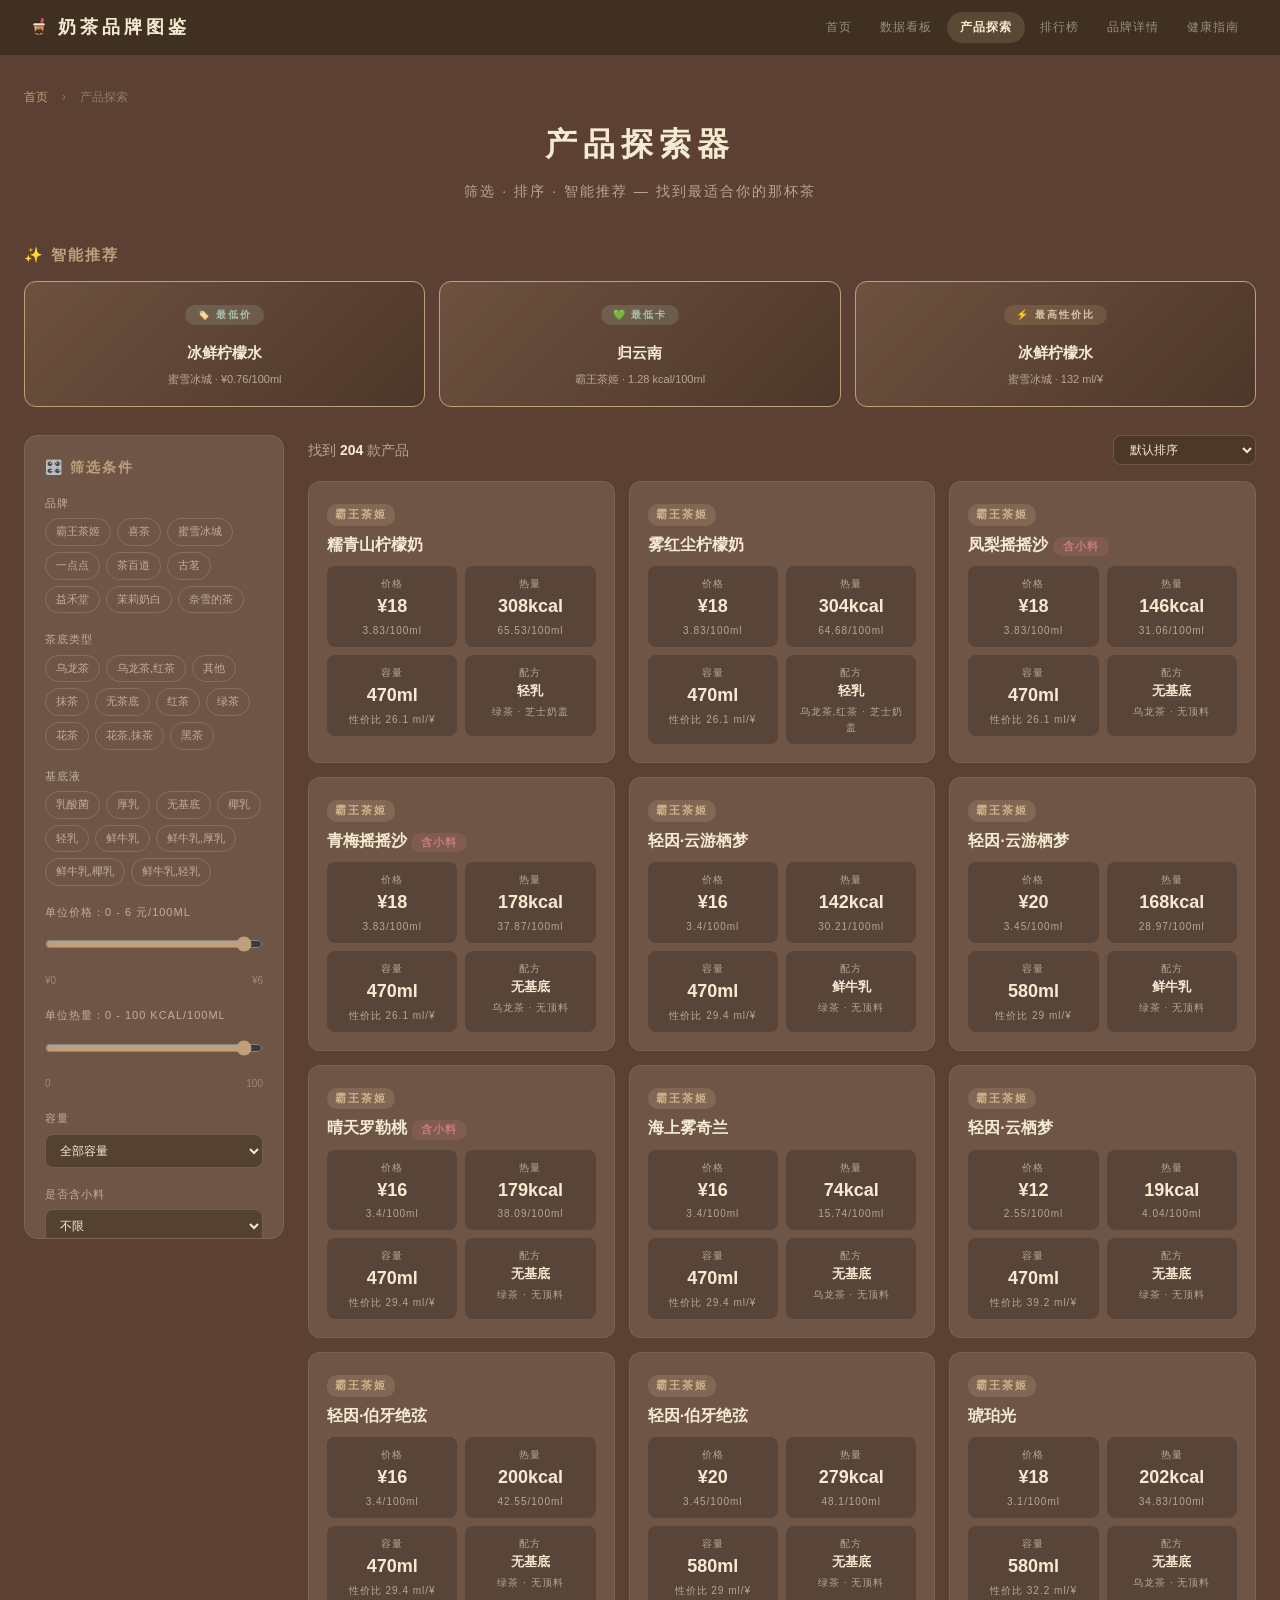
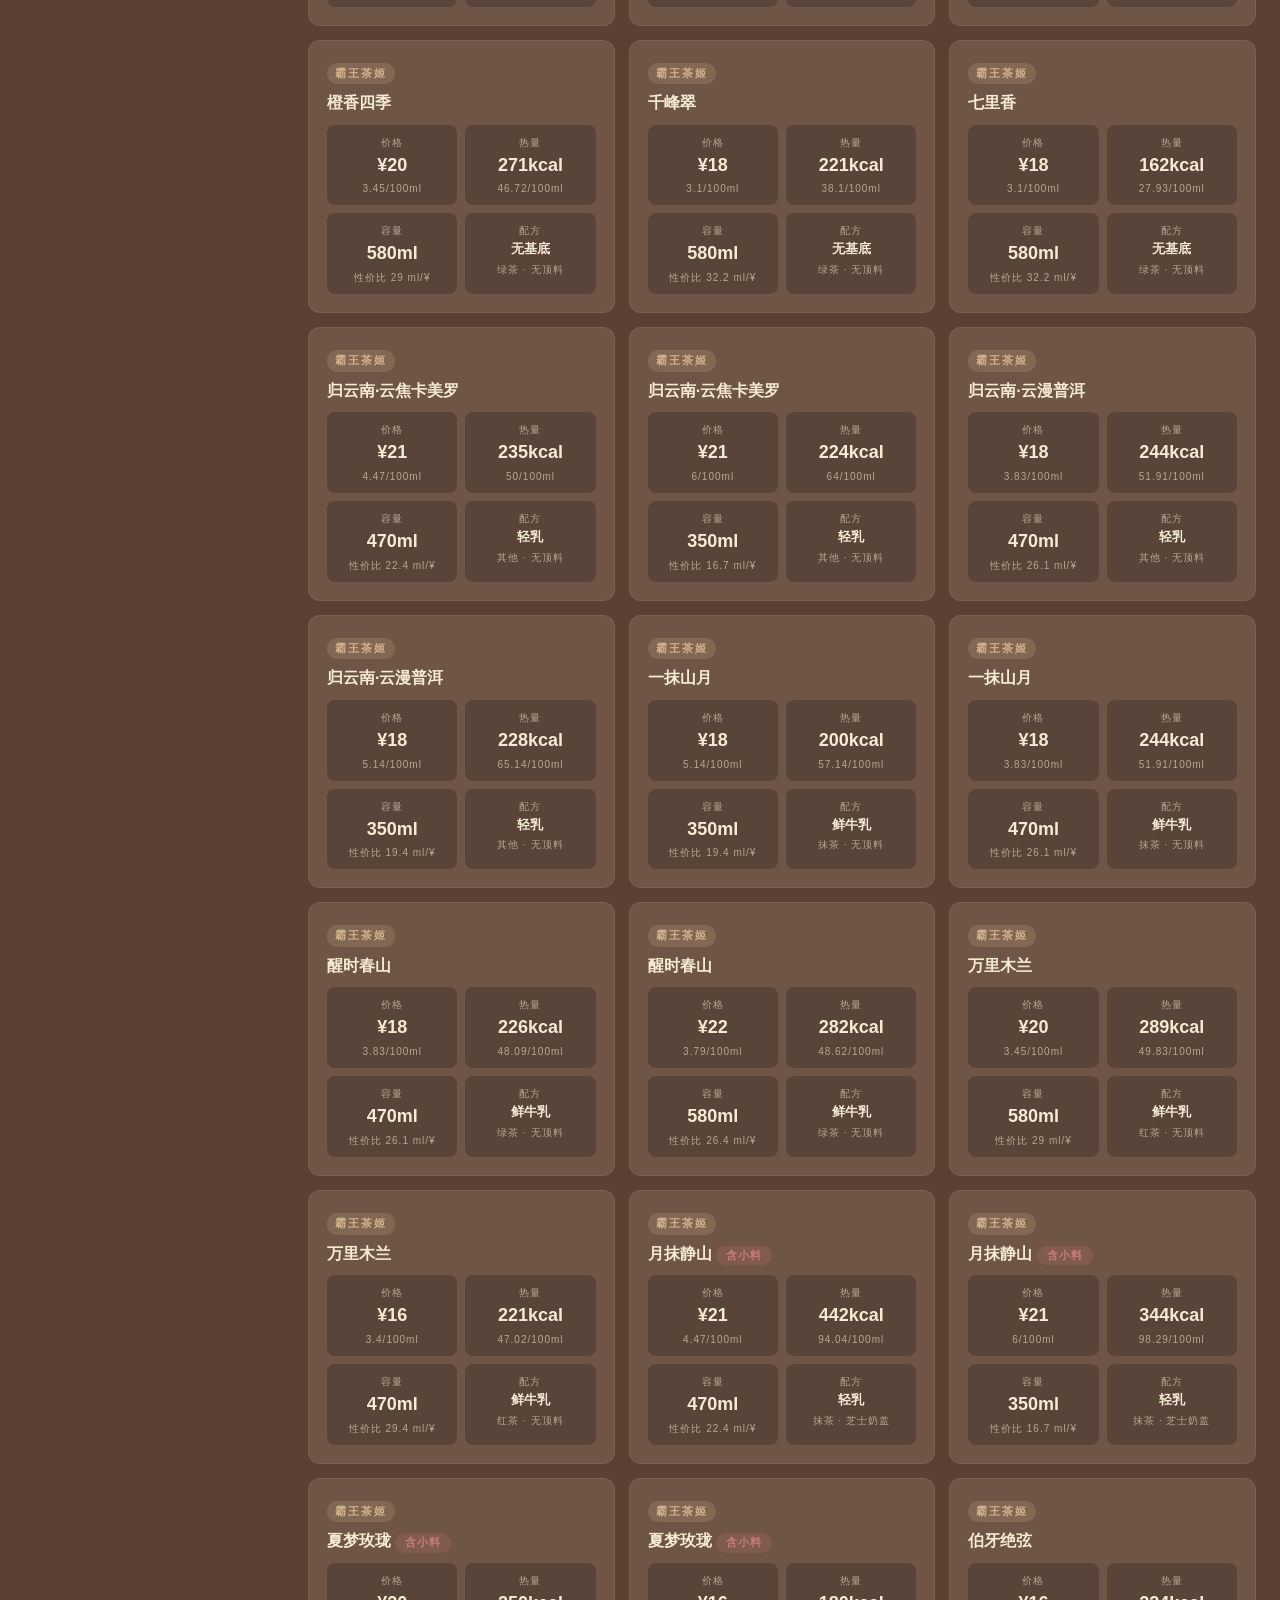
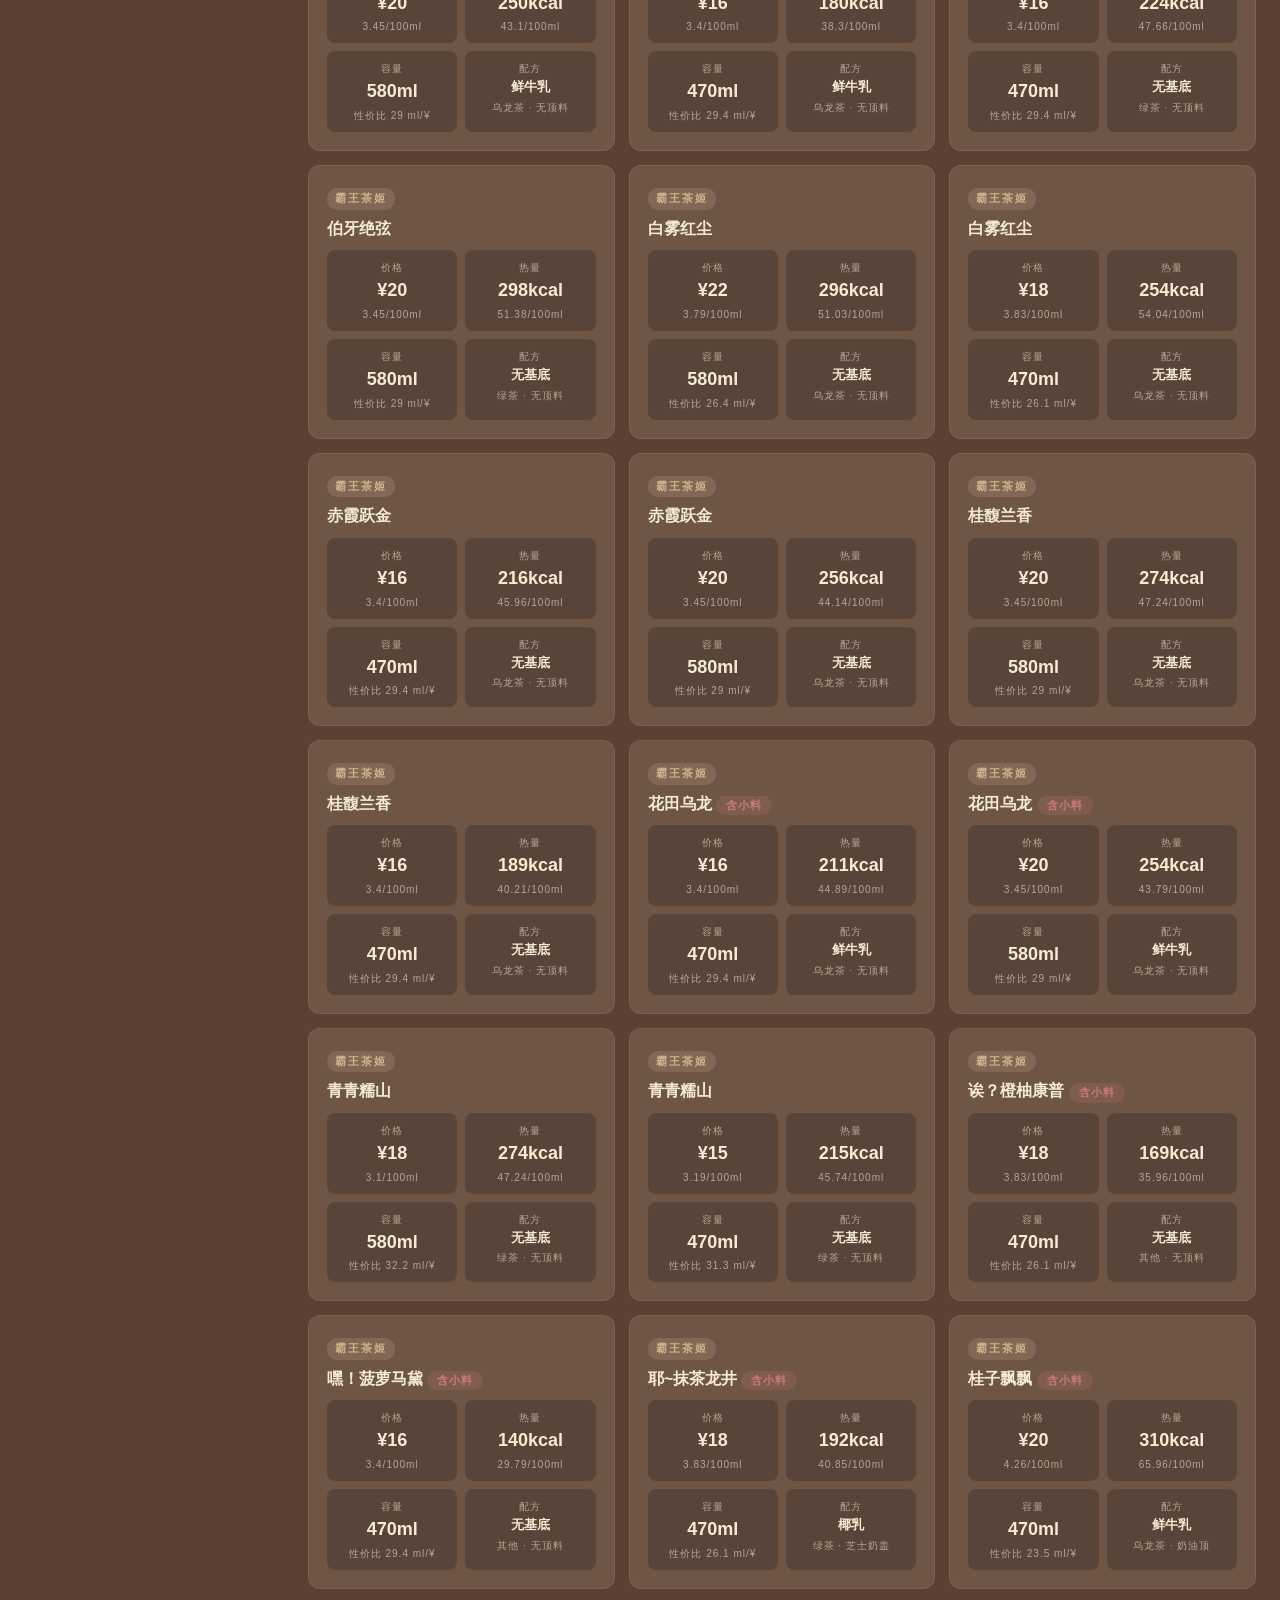
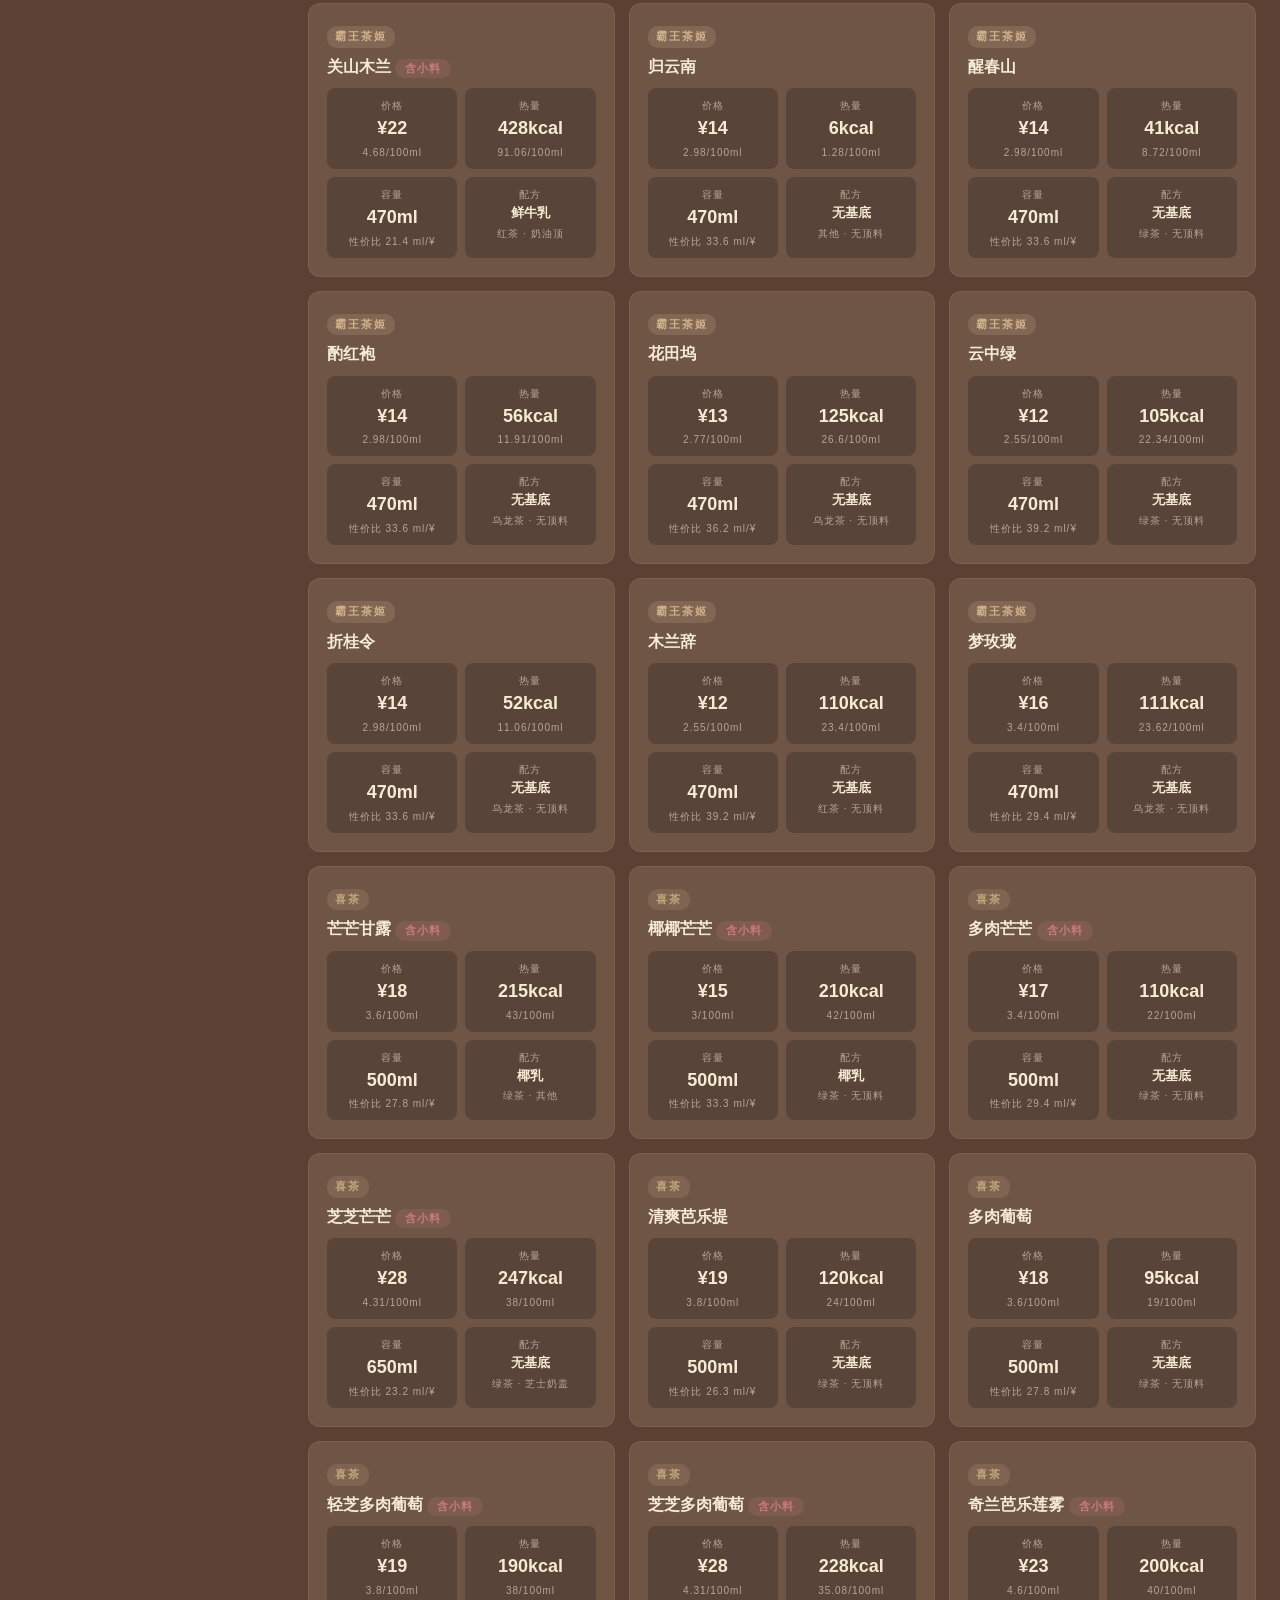
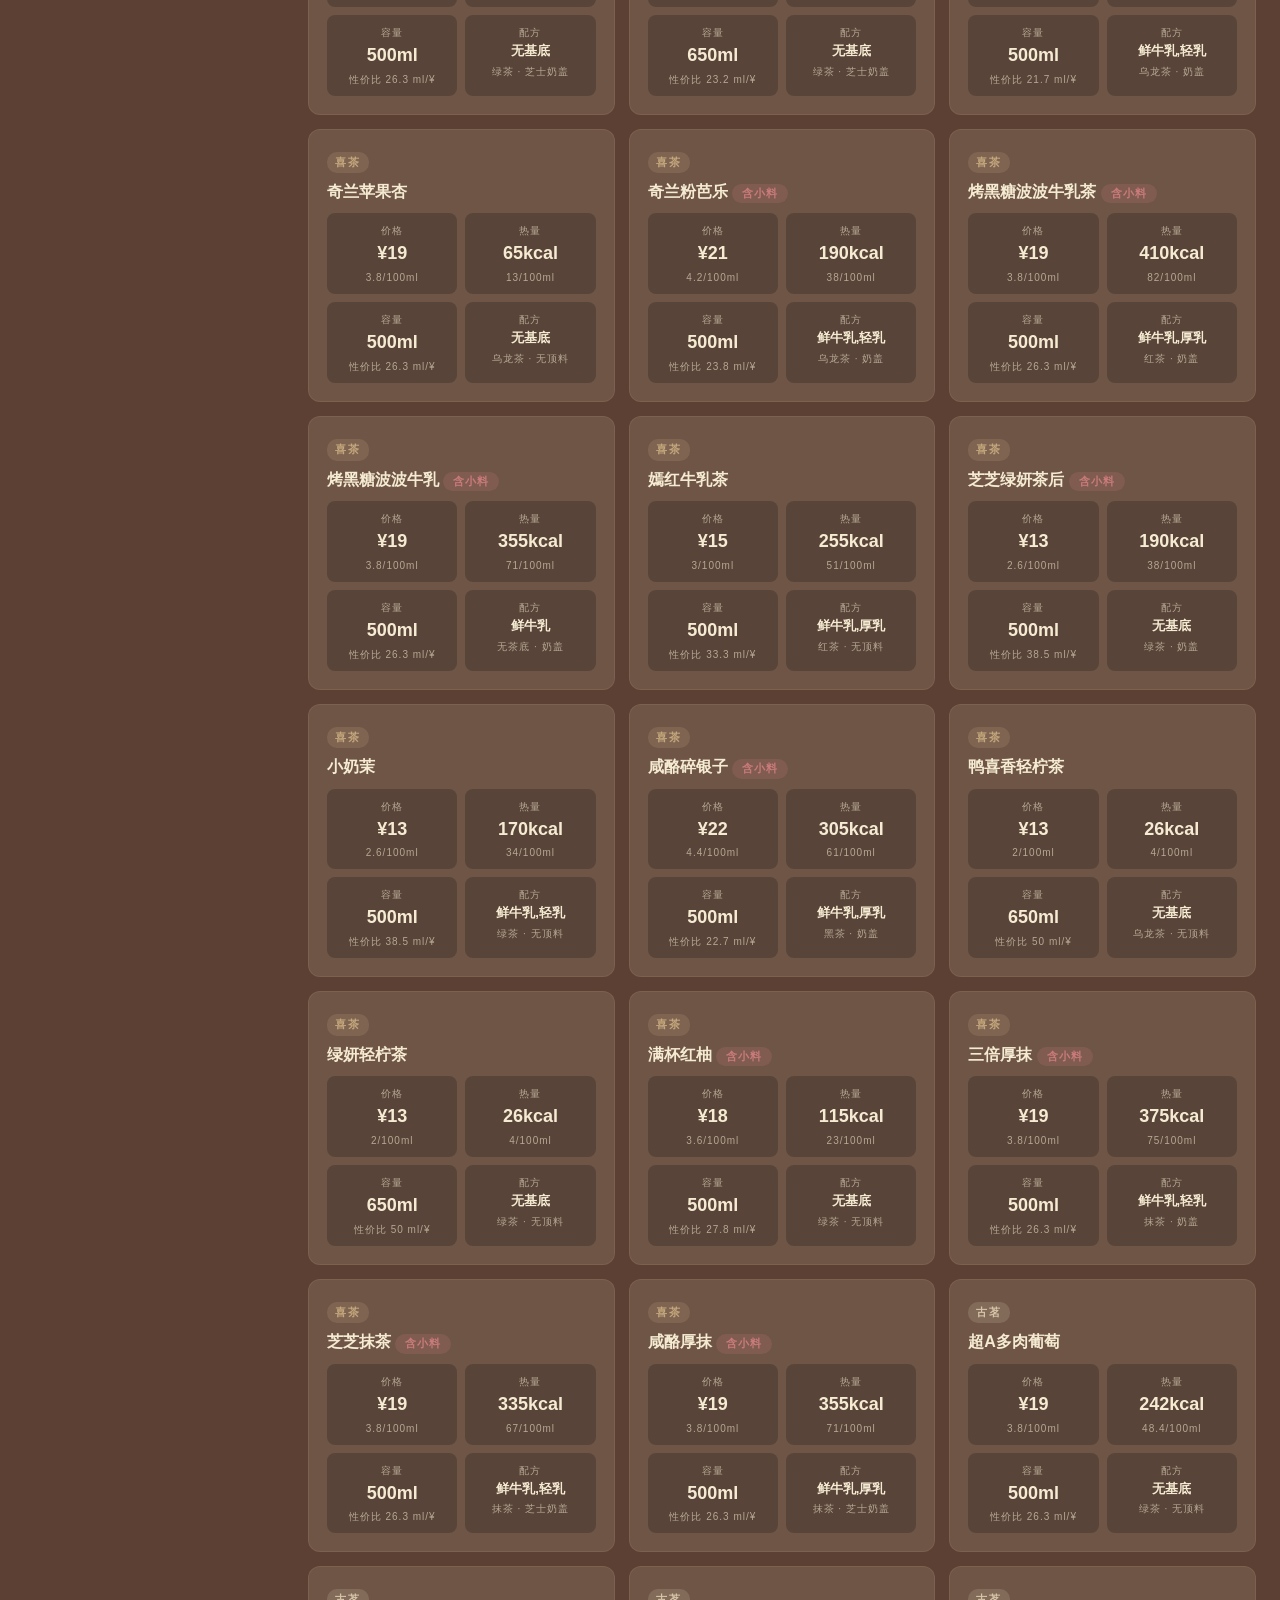
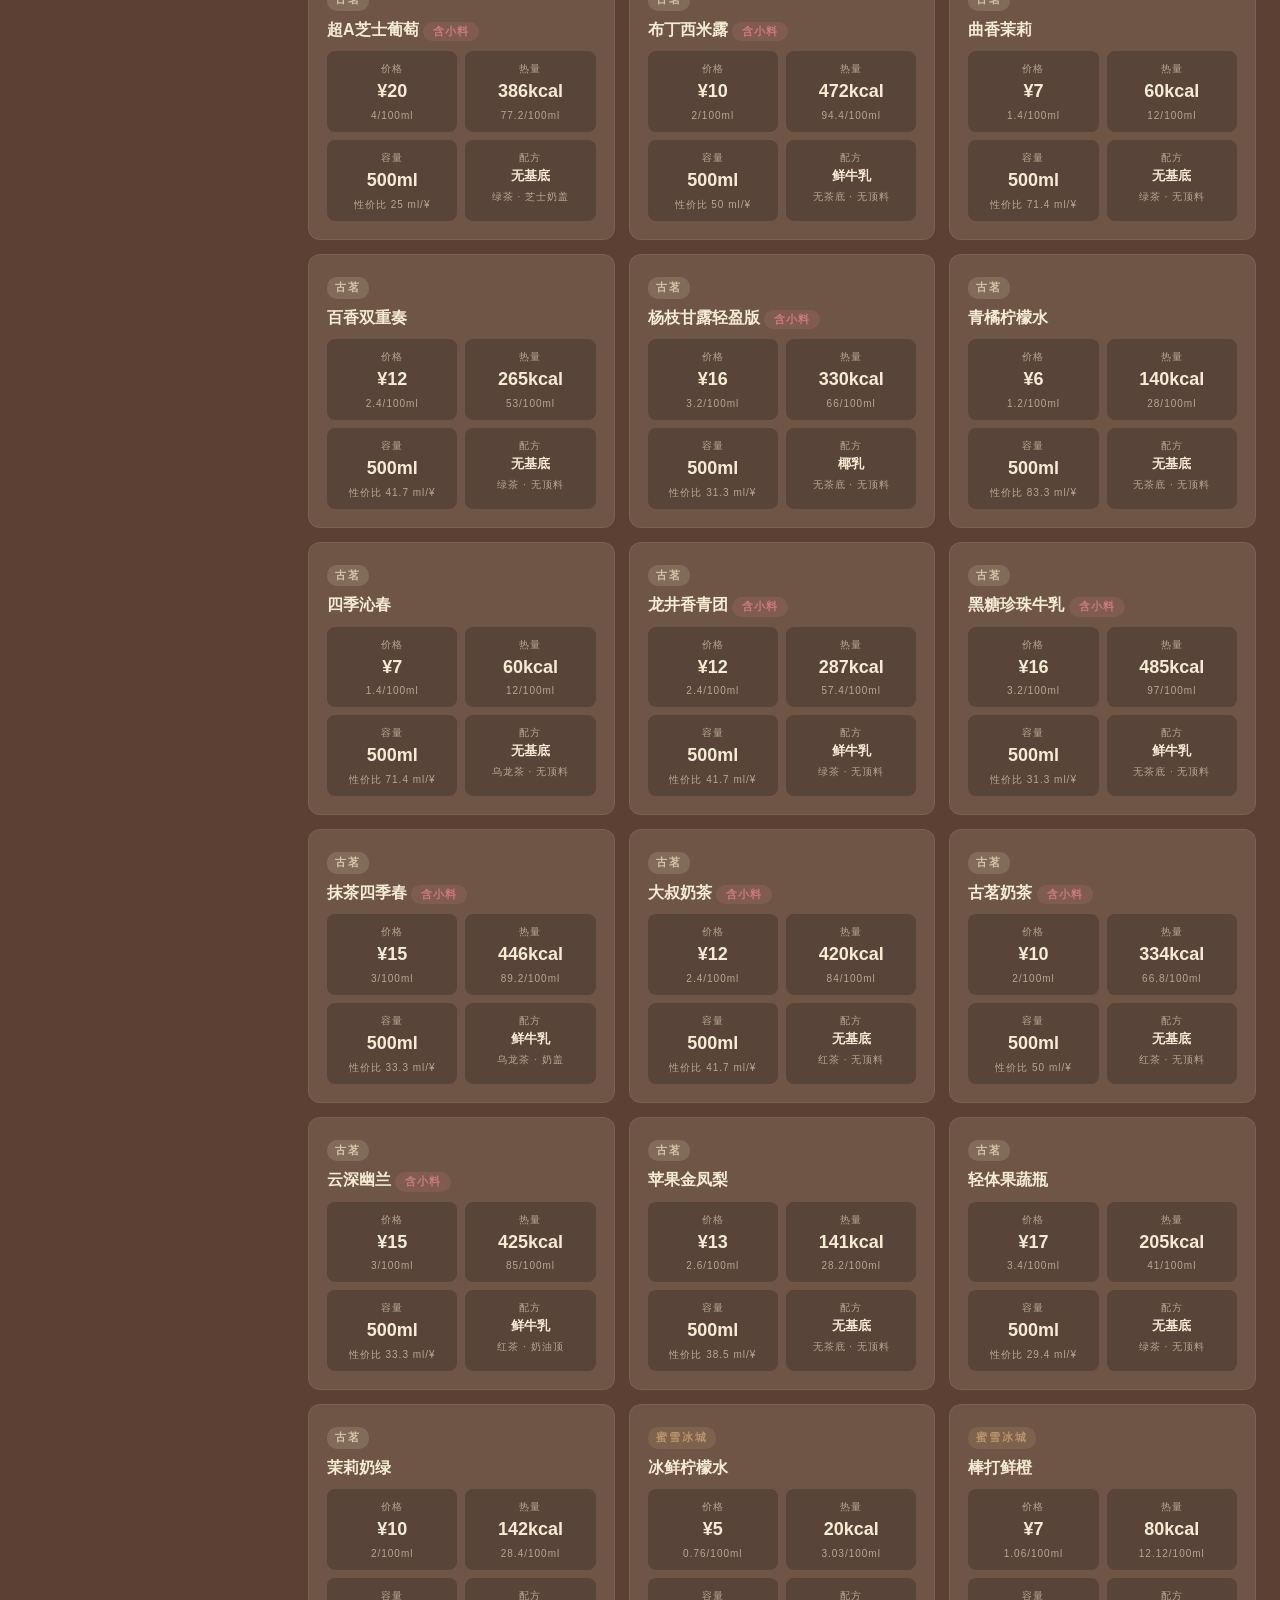
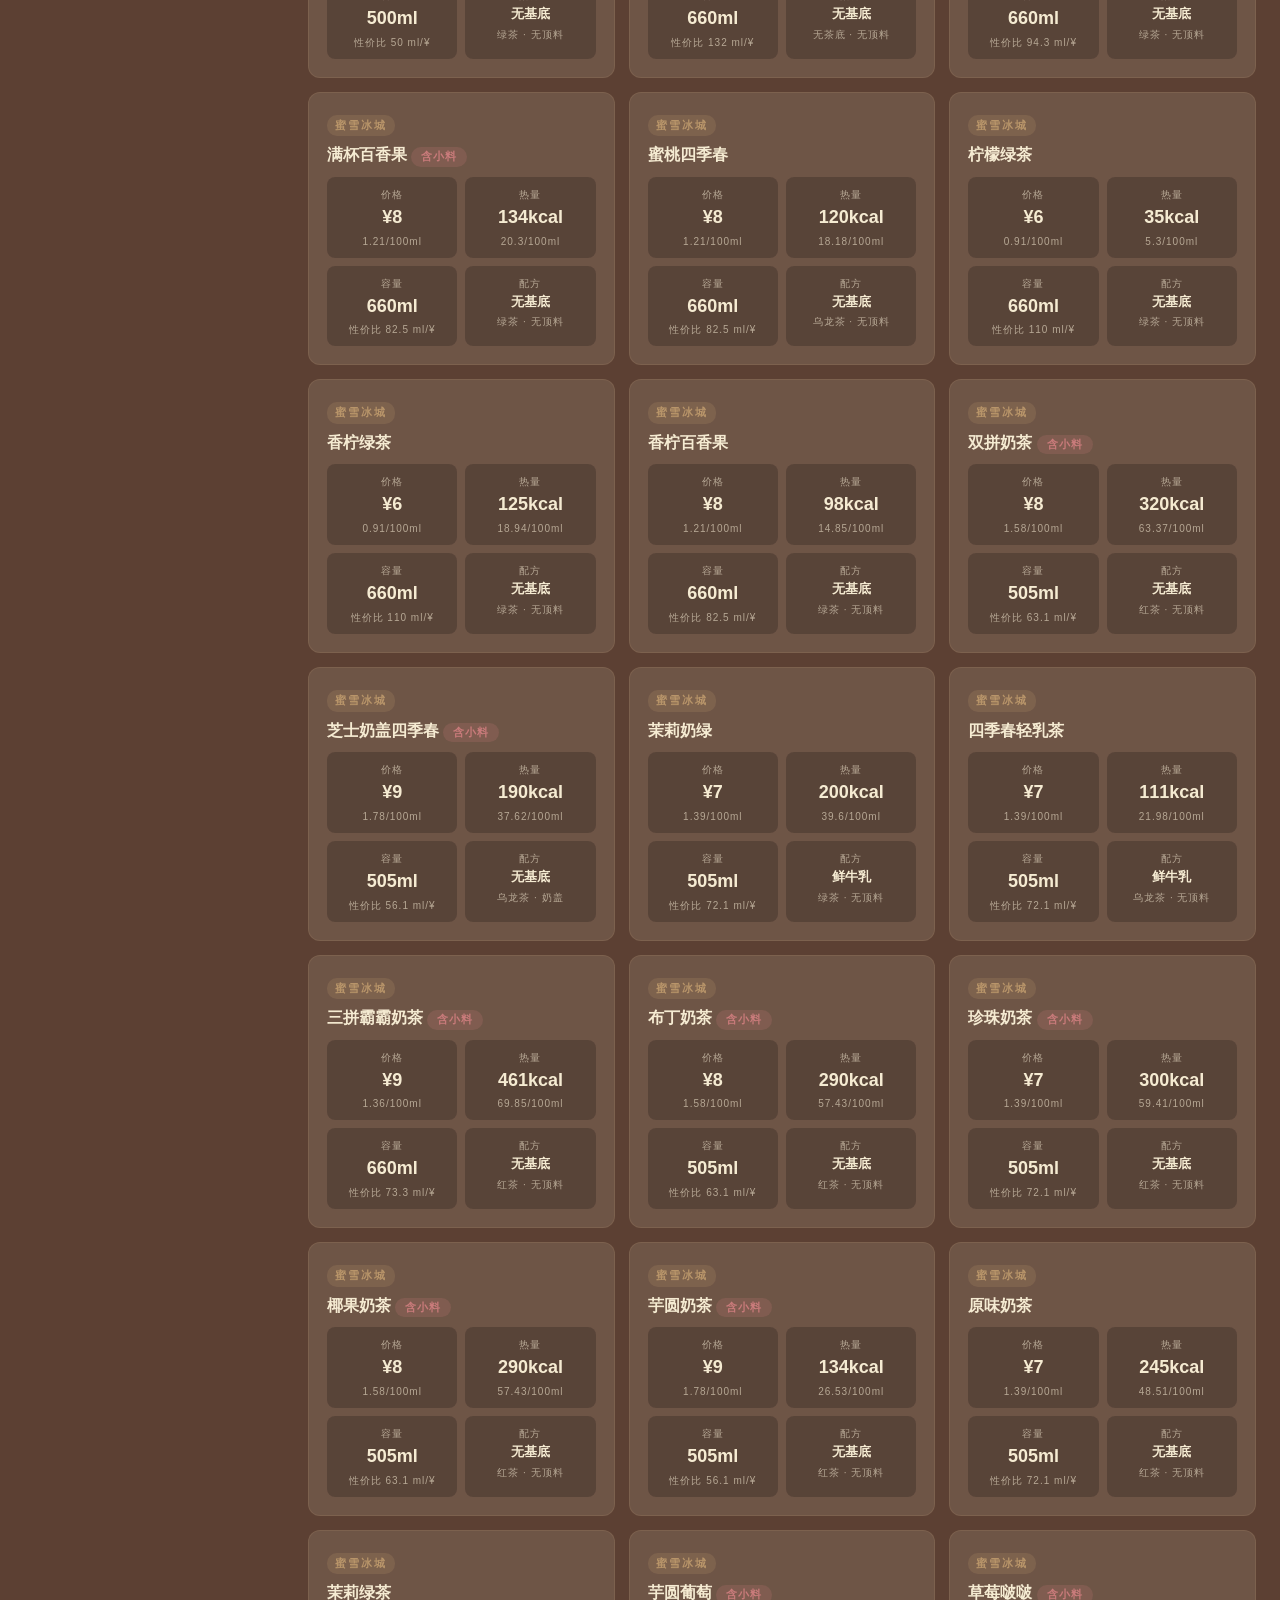
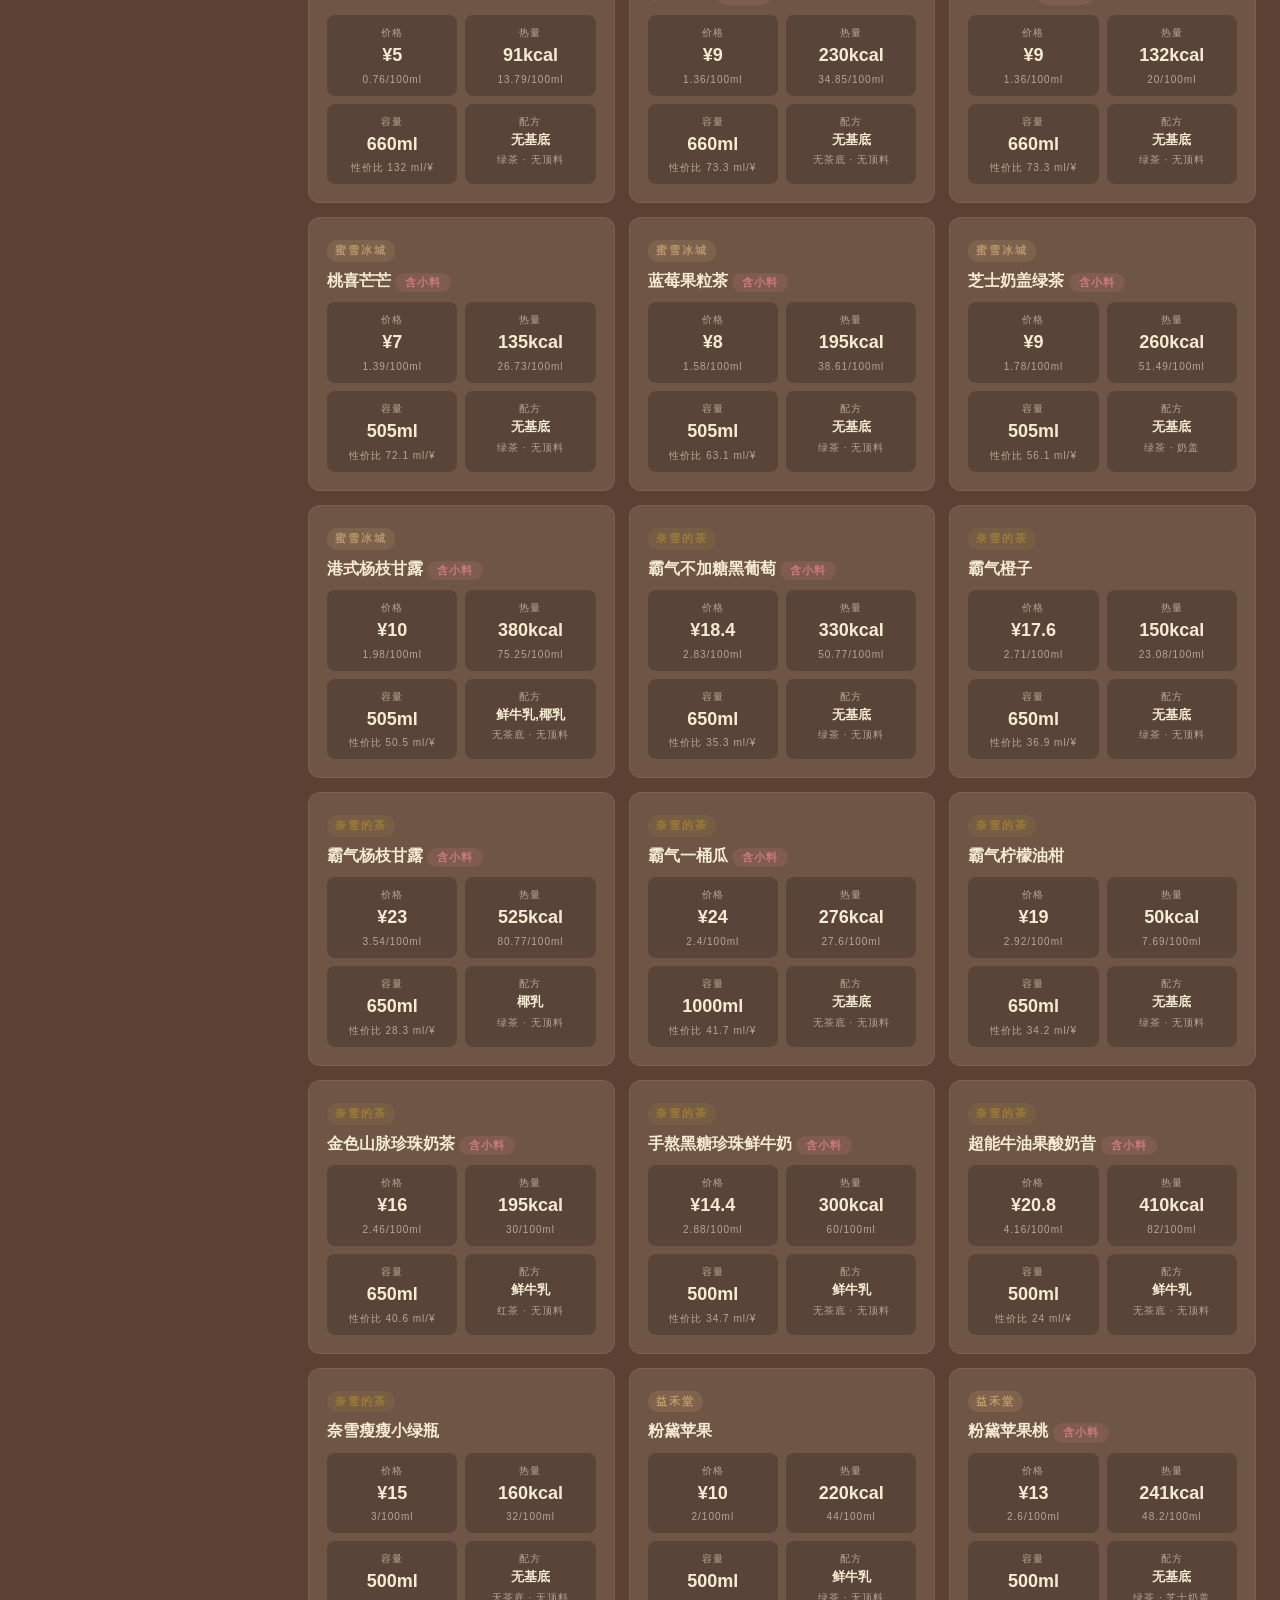
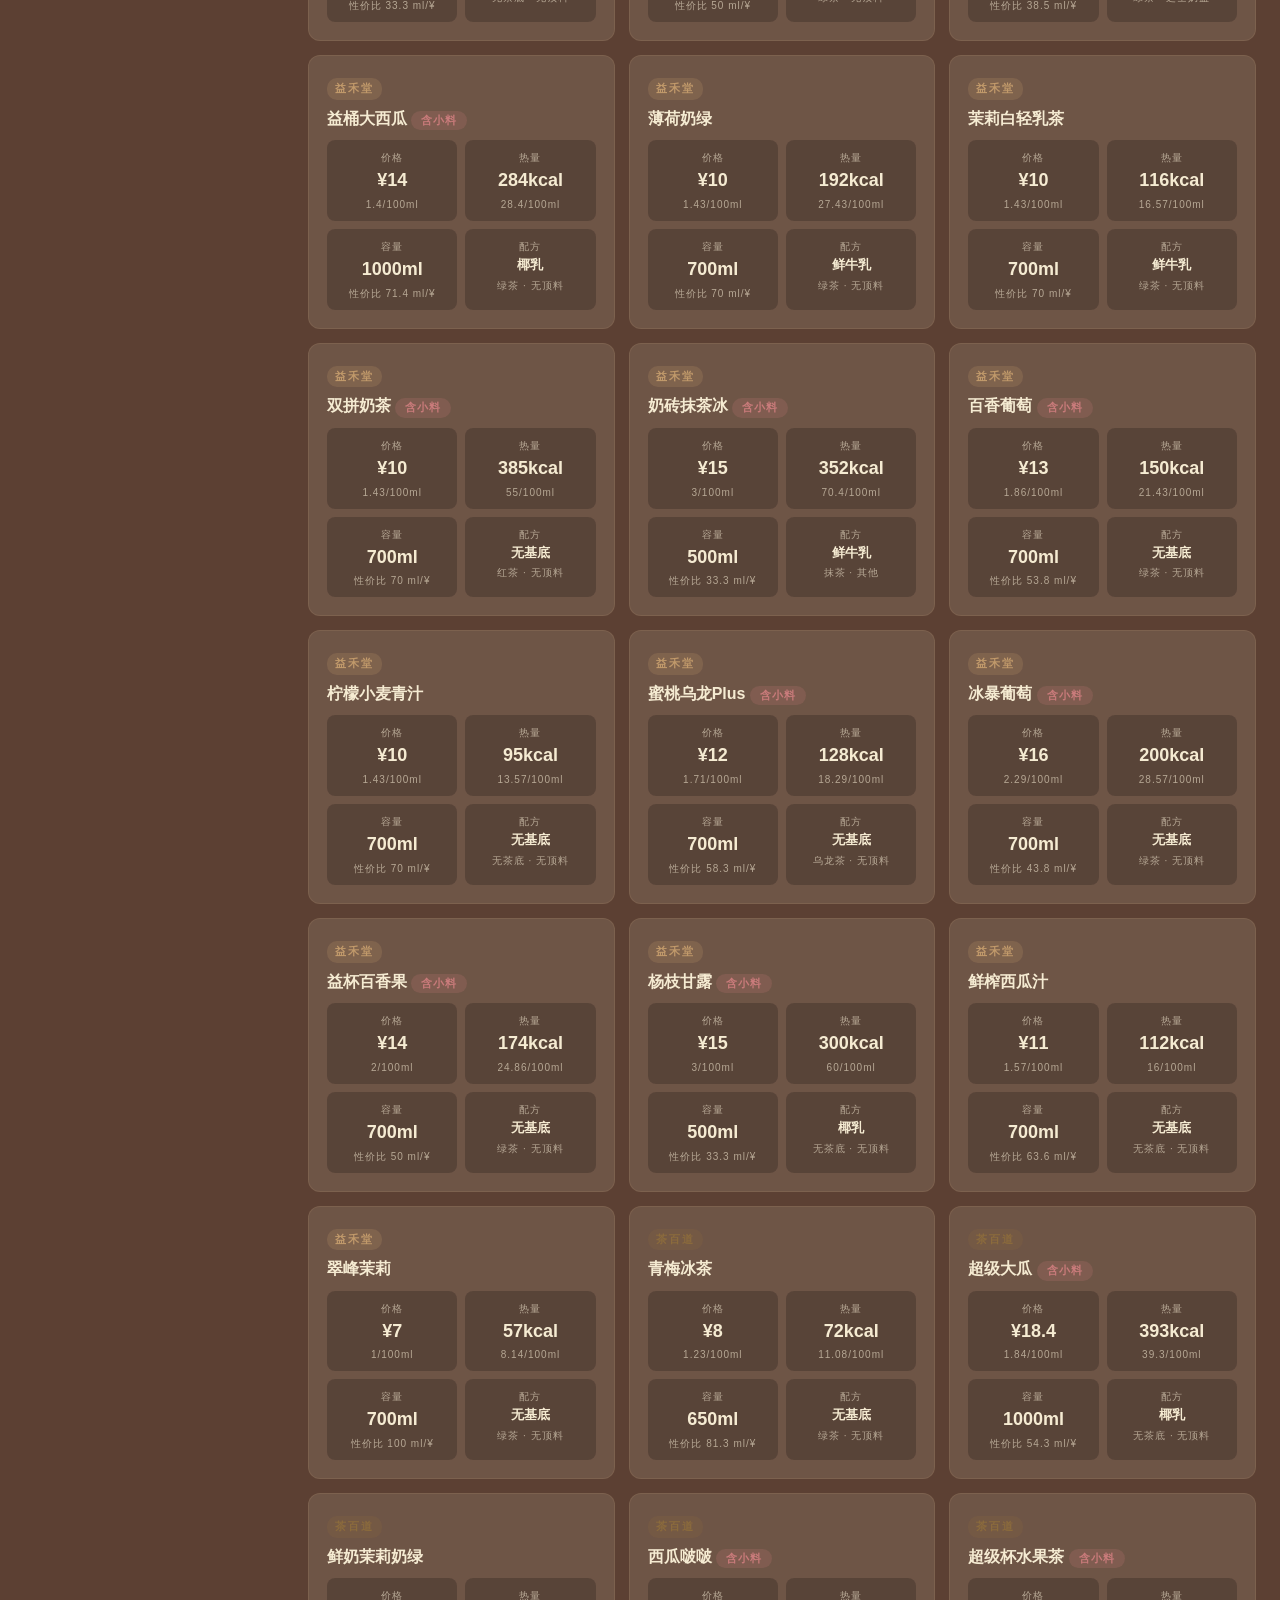
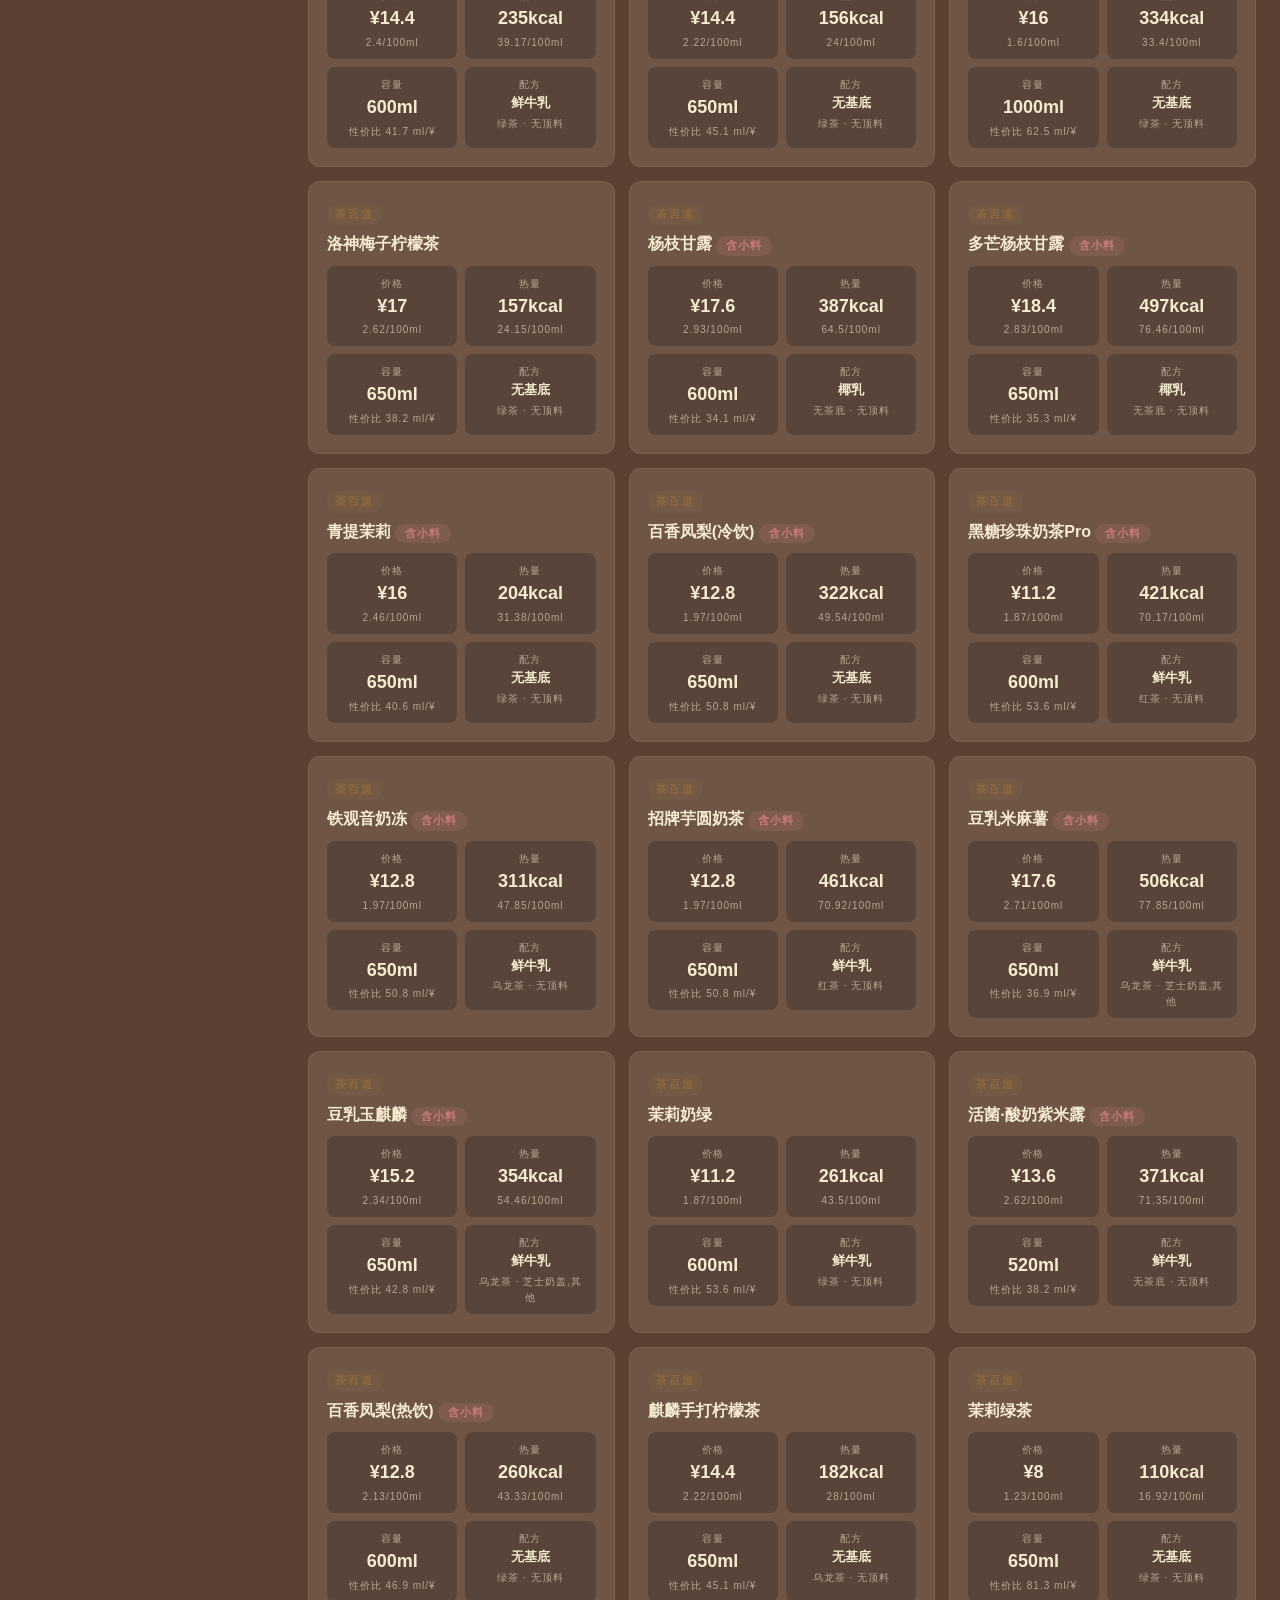
<file: explorer.html>
<!DOCTYPE html>
<html lang="zh-CN">
<head>
    <meta charset="UTF-8">
    <meta name="viewport" content="width=device-width, initial-scale=1.0">
    <title>产品探索 — 奶茶品牌图鉴</title>
    <link rel="stylesheet" href="css/style.css">
    <style>
        .page-container { max-width: 1500px; }
        .explorer-layout { display: flex; gap: 24px; align-items: flex-start; }
        .filter-sidebar {
            flex: 0 0 260px; position: sticky; top: calc(var(--nav-h) + 20px);
            background: var(--cream-light); border: 1px solid rgba(191,160,122,0.2);
            border-radius: var(--card-radius); padding: 20px; max-height: calc(100vh - var(--nav-h) - 40px);
            overflow-y: auto;
        }
        .filter-sidebar h3 {
            font-size: 14px; letter-spacing: 2px; margin-bottom: 16px;
            color: var(--gold);
        }
        .filter-group { margin-bottom: 18px; }
        .filter-group label {
            display: block; font-size: 11px; color: var(--text-dim);
            letter-spacing: 1px; margin-bottom: 6px; text-transform: uppercase;
        }
        .filter-group select, .filter-group input[type="range"] {
            width: 100%; background: rgba(61,46,31,0.5); border: 1px solid rgba(191,160,122,0.3);
            color: var(--cream); border-radius: 8px; padding: 8px 10px; font-size: 12px;
            outline: none; font-family: inherit;
        }
        .filter-group select { cursor: pointer; }
        .filter-group select option { background: var(--bg-dark); color: var(--cream); }
        .range-labels { display: flex; justify-content: space-between; font-size: 10px; color: var(--text-faint); margin-top: 4px; }
        .filter-group .checkbox-grid { display: flex; flex-wrap: wrap; gap: 6px; }
        .filter-group .chip {
            padding: 4px 10px; border-radius: 14px; font-size: 11px;
            border: 1px solid rgba(191,160,122,0.35); color: var(--text-dim);
            cursor: pointer; transition: all 0.2s; user-select: none;
        }
        .filter-group .chip:hover { border-color: var(--gold); color: var(--cream); }
        .filter-group .chip.active { background: rgba(191,160,122,0.25); border-color: var(--gold); color: var(--cream); font-weight: bold; }

        .results-area { flex: 1; min-width: 0; }
        .results-header {
            display: flex; justify-content: space-between; align-items: center;
            margin-bottom: 16px; flex-wrap: wrap; gap: 10px;
        }
        .results-count { font-size: 14px; color: var(--text-dim); }
        .results-count strong { color: var(--cream); }
        .sort-select { background: rgba(61,46,31,0.5); border: 1px solid rgba(191,160,122,0.3); color: var(--cream); border-radius: 8px; padding: 6px 12px; font-size: 12px; font-family: inherit; cursor: pointer; }

        .product-grid { display: grid; grid-template-columns: repeat(auto-fill, minmax(280px, 1fr)); gap: 14px; }
        .product-card {
            background: var(--cream-light); border: 1px solid rgba(191,160,122,0.15);
            border-radius: 12px; padding: 18px; transition: all 0.25s;
            position: relative; overflow: hidden;
        }
        .product-card:hover { border-color: var(--gold); transform: translateY(-2px); box-shadow: var(--shadow-hover); }
        .product-card .pc-brand {
            font-size: 11px; letter-spacing: 2px; padding: 2px 8px; border-radius: 10px;
            display: inline-block; margin-bottom: 8px; font-weight: bold;
        }
        .product-card .pc-name { font-size: 16px; font-weight: bold; color: var(--cream); margin-bottom: 10px; line-height: 1.4; }
        .product-card .pc-stats { display: flex; flex-wrap: wrap; gap: 8px; }
        .product-card .pc-stat {
            flex: 1 1 40%; min-width: 80px; background: rgba(0,0,0,0.2);
            border-radius: 8px; padding: 8px 10px; text-align: center;
        }
        .product-card .pc-stat .val { font-size: 18px; font-weight: bold; color: var(--cream); }
        .product-card .pc-stat .lbl { font-size: 10px; color: var(--text-dim); letter-spacing: 1px; margin-top: 2px; }

        .reco-section { margin-bottom: 28px; }
        .reco-section h3 { font-size: 15px; letter-spacing: 2px; color: var(--gold); margin-bottom: 14px; }
        .reco-cards { display: flex; gap: 14px; flex-wrap: wrap; }
        .reco-card {
            flex: 1 1 200px; background: linear-gradient(135deg, rgba(191,160,122,0.18), rgba(61,46,31,0.5));
            border: 1px solid var(--gold); border-radius: 12px; padding: 18px;
            text-align: center; min-width: 180px;
        }
        .reco-card .reco-badge {
            display: inline-block; padding: 2px 12px; border-radius: 12px;
            font-size: 10px; letter-spacing: 2px; font-weight: bold; margin-bottom: 10px;
        }
        .reco-card .reco-badge.green { background: rgba(168,191,168,0.2); color: var(--green); }
        .reco-card .reco-badge.red { background: rgba(201,123,123,0.2); color: var(--accent); }
        .reco-card .reco-badge.gold { background: rgba(191,160,122,0.2); color: var(--gold-light); }
        .reco-card .reco-name { font-size: 15px; font-weight: bold; color: var(--cream); margin: 6px 0; }
        .reco-card .reco-meta { font-size: 11px; color: var(--text-dim); }

        .filter-toggle { display: none; }
        .filter-group input[type="range"] { accent-color: #BFA07A; }

        @media (max-width: 768px) {
            .explorer-layout { flex-direction: column; }
            .filter-toggle {
                display: flex; align-items: center; justify-content: space-between;
                width: 100%; margin-bottom: 10px; padding: 12px 16px;
                background: var(--cream-light); border: 1px solid rgba(191,160,122,0.25);
                border-radius: 12px; color: var(--cream);
                font-size: 14px; letter-spacing: 1px; font-family: inherit; cursor: pointer;
            }
            .filter-toggle .ft-state { font-size: 12px; color: var(--text-dim); letter-spacing: 0; }
            /* 手机上默认收起，点按钮展开，避免一屏全是筛选项 */
            .filter-sidebar {
                flex: none; width: 100%; position: static;
                max-height: 0; padding: 0 16px; border-color: transparent;
                overflow: hidden; transition: max-height 0.35s ease, padding 0.35s ease;
            }
            .filter-sidebar.open {
                max-height: 1600px; padding: 16px;
                border-color: rgba(191,160,122,0.2);
            }
            .filter-sidebar h3 { display: none; }
        }
        @media (max-width: 480px) {
            .product-grid { gap: 10px; }
            .product-card { padding: 14px; }
            .reco-cards { gap: 10px; }
            .reco-card { padding: 14px; min-width: 100%; }
        }
    </style>
</head>
<body>

<div class="page-wrapper">
    <div class="page-container">
        <div class="breadcrumb"><a href="index.html?skip=1">首页</a><span class="sep">›</span><span>产品探索</span></div>
        <div class="page-hero">
            <h1>产品探索器</h1>
            <p>筛选 · 排序 · 智能推荐 — 找到最适合你的那杯茶</p>
        </div>

        <!-- 智能推荐区 -->
        <div class="reco-section" id="recoSection">
            <h3>✨ 智能推荐</h3>
            <div class="reco-cards" id="recoCards"></div>
        </div>

        <!-- 探索布局 -->
        <div class="explorer-layout">
            <!-- 移动端筛选开关 -->
            <button class="filter-toggle" id="filterToggle">
                <span>🎛️ 筛选条件</span><span class="ft-state" id="ftState">展开 ▾</span>
            </button>
            <!-- 左侧筛选 -->
            <aside class="filter-sidebar">
                <h3>🎛️ 筛选条件</h3>
                <div class="filter-group">
                    <label>品牌</label>
                    <div class="checkbox-grid" id="brandChips"></div>
                </div>
                <div class="filter-group">
                    <label>茶底类型</label>
                    <div class="checkbox-grid" id="teaChips"></div>
                </div>
                <div class="filter-group">
                    <label>基底液</label>
                    <div class="checkbox-grid" id="baseChips"></div>
                </div>
                <div class="filter-group">
                    <label>单位价格：<span id="priceLabel">0 - 6</span> 元/100ml</label>
                    <input type="range" id="priceRange" min="0" max="6" value="6" step="0.1">
                    <div class="range-labels"><span>¥0</span><span>¥6</span></div>
                </div>
                <div class="filter-group">
                    <label>单位热量：<span id="heatLabel">0 - 100</span> kcal/100ml</label>
                    <input type="range" id="heatRange" min="0" max="100" value="100" step="1">
                    <div class="range-labels"><span>0</span><span>100</span></div>
                </div>
                <div class="filter-group">
                    <label>容量</label>
                    <select id="sizeSelect">
                        <option value="all">全部容量</option>
                        <option value="small">小杯（＜400ml）</option>
                        <option value="mid">中杯（400~600ml）</option>
                        <option value="large">大杯（＞600ml）</option>
                    </select>
                </div>
                <div class="filter-group">
                    <label>是否含小料</label>
                    <select id="toppingSelect">
                        <option value="all">不限</option>
                        <option value="yes">含小料</option>
                        <option value="no">不含小料</option>
                    </select>
                </div>
                <button class="btn btn-outline" onclick="resetFilters()" style="width:100%;justify-content:center;">重置筛选</button>
            </aside>

            <!-- 右侧结果 -->
            <div class="results-area">
                <div class="results-header">
                    <span class="results-count">找到 <strong id="matchCount">0</strong> 款产品</span>
                    <select class="sort-select" id="sortSelect">
                        <option value="default">默认排序</option>
                        <option value="price_asc">价格 ↑ 从低到高</option>
                        <option value="price_desc">价格 ↓ 从高到低</option>
                        <option value="heat_asc">热量 ↑ 从低到高</option>
                        <option value="heat_desc">热量 ↓ 从高到低</option>
                        <option value="cp_desc">性价比 ↑ 从高到低</option>
                        <option value="size_desc">容量 ↑ 从大到小</option>
                    </select>
                </div>
                <div class="product-grid" id="productGrid"></div>
            </div>
        </div>
    </div>
</div>

<script type="text/javascript" src="js/data.js"></script>
<script>var CURRENT_PAGE = 'explorer';</script>
<script type="text/javascript" src="js/nav.js"></script>
<script>
    var allProducts = [];
    var filterState = { brands: [], teas: [], bases: [], maxPrice: 6, maxHeat: 100, size: 'all', topping: 'all', sort: 'default' };

    MT.ready(function(data) {
        allProducts = data;

        // 初始化所有筛选选项

        // 品牌
        var brands = MT.getBrands();
        var brandHTML = '';
        brands.forEach(function(b) {
            brandHTML += '<span class="chip brand-chip" data-val="'+b+'">'+b+'</span>';
        });
        document.getElementById('brandChips').innerHTML = brandHTML;

        // 茶底
        var teaSet = {}; data.forEach(function(d){teaSet[(d['茶底类型']||'无茶底').trim()]=true;});
        var teaHTML = '';
        Object.keys(teaSet).sort().forEach(function(t){ teaHTML += '<span class="chip tea-chip" data-val="'+t+'">'+t+'</span>'; });
        document.getElementById('teaChips').innerHTML = teaHTML;

        // 基底液
        var baseSet = {}; data.forEach(function(d){baseSet[(d['基底液']||'无基底').trim()]=true;});
        var baseHTML = '';
        Object.keys(baseSet).sort().forEach(function(b){ baseHTML += '<span class="chip base-chip" data-val="'+b+'">'+b+'</span>'; });
        document.getElementById('baseChips').innerHTML = baseHTML;

        // Chip 点击事件
        document.querySelectorAll('.chip').forEach(function(c) {
            c.addEventListener('click', function() {
                this.classList.toggle('active');
                updateFilters();
            });
        });

        // Range 事件
        document.getElementById('priceRange').addEventListener('input', function() {
            filterState.maxPrice = parseFloat(this.value);
            document.getElementById('priceLabel').textContent = '0 - ' + this.value;
            renderProducts();
        });
        document.getElementById('heatRange').addEventListener('input', function() {
            filterState.maxHeat = parseInt(this.value);
            document.getElementById('heatLabel').textContent = '0 - ' + this.value;
            renderProducts();
        });

        // Select 事件
        document.getElementById('sizeSelect').addEventListener('change', function() { filterState.size = this.value; renderProducts(); });
        document.getElementById('toppingSelect').addEventListener('change', function() { filterState.topping = this.value; renderProducts(); });
        document.getElementById('sortSelect').addEventListener('change', function() { filterState.sort = this.value; renderProducts(); });

        renderProducts();
    });

    function updateFilters() {
        filterState.brands = []; document.querySelectorAll('.brand-chip.active').forEach(function(c){filterState.brands.push(c.dataset.val);});
        filterState.teas = []; document.querySelectorAll('.tea-chip.active').forEach(function(c){filterState.teas.push(c.dataset.val);});
        filterState.bases = []; document.querySelectorAll('.base-chip.active').forEach(function(c){filterState.bases.push(c.dataset.val);});
        renderProducts();
    }

    window.resetFilters = function() {
        document.querySelectorAll('.chip.active').forEach(function(c){c.classList.remove('active');});
        document.getElementById('priceRange').value = 6; document.getElementById('priceLabel').textContent = '0 - 6';
        document.getElementById('heatRange').value = 100; document.getElementById('heatLabel').textContent = '0 - 100';
        document.getElementById('sizeSelect').value = 'all';
        document.getElementById('toppingSelect').value = 'all';
        document.getElementById('sortSelect').value = 'default';
        updateFilters();
        filterState.maxPrice = 6; filterState.maxHeat = 100; filterState.size = 'all'; filterState.topping = 'all'; filterState.sort = 'default';
        renderProducts();
    };

    function renderProducts() {
        var filtered = allProducts.filter(function(d) {
            if (filterState.brands.length > 0 && filterState.brands.indexOf(d['品牌']) === -1) return false;
            if (filterState.teas.length > 0 && filterState.teas.indexOf((d['茶底类型']||'无茶底').trim()) === -1) return false;
            if (filterState.bases.length > 0 && filterState.bases.indexOf((d['基底液']||'无基底').trim()) === -1) return false;
            if (d['单位价格 元/100ml'] === '#DIV/0!' || typeof d['单位价格 元/100ml'] !== 'number') return false;
            if (d['单位热量 kcal/100ml'] === '#DIV/0!' || typeof d['单位热量 kcal/100ml'] !== 'number' || d['单位热量 kcal/100ml'] <= 0) return false;
            if (d['单位价格 元/100ml'] > filterState.maxPrice) return false;
            if (d['单位热量 kcal/100ml'] > filterState.maxHeat) return false;
            if (filterState.size === 'small' && d['容量/ml'] >= 400) return false;
            if (filterState.size === 'mid' && (d['容量/ml'] < 400 || d['容量/ml'] > 600)) return false;
            if (filterState.size === 'large' && d['容量/ml'] <= 600) return false;
            if (filterState.topping === 'yes' && d['是否含默认小料'] !== '是') return false;
            if (filterState.topping === 'no' && d['是否含默认小料'] !== '否') return false;
            return true;
        });

        // 排序
        if (filterState.sort === 'price_asc') filtered.sort(function(a,b){return a['单位价格 元/100ml']-b['单位价格 元/100ml'];});
        else if (filterState.sort === 'price_desc') filtered.sort(function(a,b){return b['单位价格 元/100ml']-a['单位价格 元/100ml'];});
        else if (filterState.sort === 'heat_asc') filtered.sort(function(a,b){return a['单位热量 kcal/100ml']-b['单位热量 kcal/100ml'];});
        else if (filterState.sort === 'heat_desc') filtered.sort(function(a,b){return b['单位热量 kcal/100ml']-a['单位热量 kcal/100ml'];});
        else if (filterState.sort === 'cp_desc') filtered.sort(function(a,b){return MT.costPerformance(b)-MT.costPerformance(a);});
        else if (filterState.sort === 'size_desc') filtered.sort(function(a,b){return b['容量/ml']-a['容量/ml'];});

        document.getElementById('matchCount').textContent = filtered.length;

        var html = '';
        filtered.forEach(function(d) {
            var bColor = MT.colorForBrand(d['品牌']);
            var cp = MT.costPerformance(d);
            var hasTop = d['是否含默认小料'] === '是' ? ' <span class="badge badge-red">含小料</span>' : '';
            html += '<div class="product-card">' +
                '<span class="pc-brand" style="background:rgba('+hexToRgb(bColor).r+','+hexToRgb(bColor).g+','+hexToRgb(bColor).b+',0.2);color:'+bColor+';">'+d['品牌']+'</span>' +
                '<div class="pc-name">'+d['饮品名称']+hasTop+'</div>' +
                '<div class="pc-stats">' +
                    '<div class="pc-stat"><div class="lbl">价格</div><div class="val">¥'+d['总价/元']+'</div><div class="lbl">'+d['单位价格 元/100ml']+'/100ml</div></div>' +
                    '<div class="pc-stat"><div class="lbl">热量</div><div class="val">'+d['总热量/kcal']+'kcal</div><div class="lbl">'+d['单位热量 kcal/100ml']+'/100ml</div></div>' +
                    '<div class="pc-stat"><div class="lbl">容量</div><div class="val">'+d['容量/ml']+'ml</div><div class="lbl">性价比 '+cp+' ml/¥</div></div>' +
                    '<div class="pc-stat"><div class="lbl">配方</div><div class="val" style="font-size:13px;">'+d['基底液']+'</div><div class="lbl">'+d['茶底类型']+' · '+d['顶料']+'</div></div>' +
                '</div>' +
            '</div>';
        });
        document.getElementById('productGrid').innerHTML = html || '<div style="text-align:center;padding:60px;color:var(--text-dim);">😕 没有匹配的产品，试试放宽筛选条件</div>';

        // 智能推荐
        updateRecos(filtered);
    }

    function updateRecos(filtered) {
        var recoHTML = '';
        if (filtered.length > 0) {
            // 最低价
            var cheapest = filtered.slice().sort(function(a,b){return a['单位价格 元/100ml']-b['单位价格 元/100ml'];})[0];
            recoHTML += '<div class="reco-card"><span class="reco-badge green">🏷️ 最低价</span><div class="reco-name">'+cheapest['饮品名称']+'</div><div class="reco-meta">'+cheapest['品牌']+' · ¥'+cheapest['单位价格 元/100ml']+'/100ml</div></div>';

            // 最低卡
            var lowest = filtered.slice().sort(function(a,b){return a['单位热量 kcal/100ml']-b['单位热量 kcal/100ml'];})[0];
            recoHTML += '<div class="reco-card"><span class="reco-badge green">💚 最低卡</span><div class="reco-name">'+lowest['饮品名称']+'</div><div class="reco-meta">'+lowest['品牌']+' · '+lowest['单位热量 kcal/100ml']+' kcal/100ml</div></div>';

            // 最高性价比
            var best = filtered.slice().sort(function(a,b){return MT.costPerformance(b)-MT.costPerformance(a);})[0];
            recoHTML += '<div class="reco-card"><span class="reco-badge gold">⚡ 最高性价比</span><div class="reco-name">'+best['饮品名称']+'</div><div class="reco-meta">'+best['品牌']+' · '+MT.costPerformance(best)+' ml/¥</div></div>';
        }
        document.getElementById('recoCards').innerHTML = recoHTML || '<span style="color:var(--text-dim);">请选择筛选条件查看推荐</span>';
    }

    // 移动端筛选面板折叠
    (function() {
        var btn = document.getElementById('filterToggle');
        var sidebar = document.querySelector('.filter-sidebar');
        var state = document.getElementById('ftState');
        if (!btn || !sidebar) return;
        btn.addEventListener('click', function() {
            var open = sidebar.classList.toggle('open');
            state.textContent = open ? '收起 ▴' : '展开 ▾';
        });
    })();

    function hexToRgb(hex) {
        var r = parseInt(hex.substring(1,3),16), g = parseInt(hex.substring(3,5),16), b = parseInt(hex.substring(5,7),16);
        return {r:r, g:g, b:b};
    }
</script>

</body>
</html>
</file>
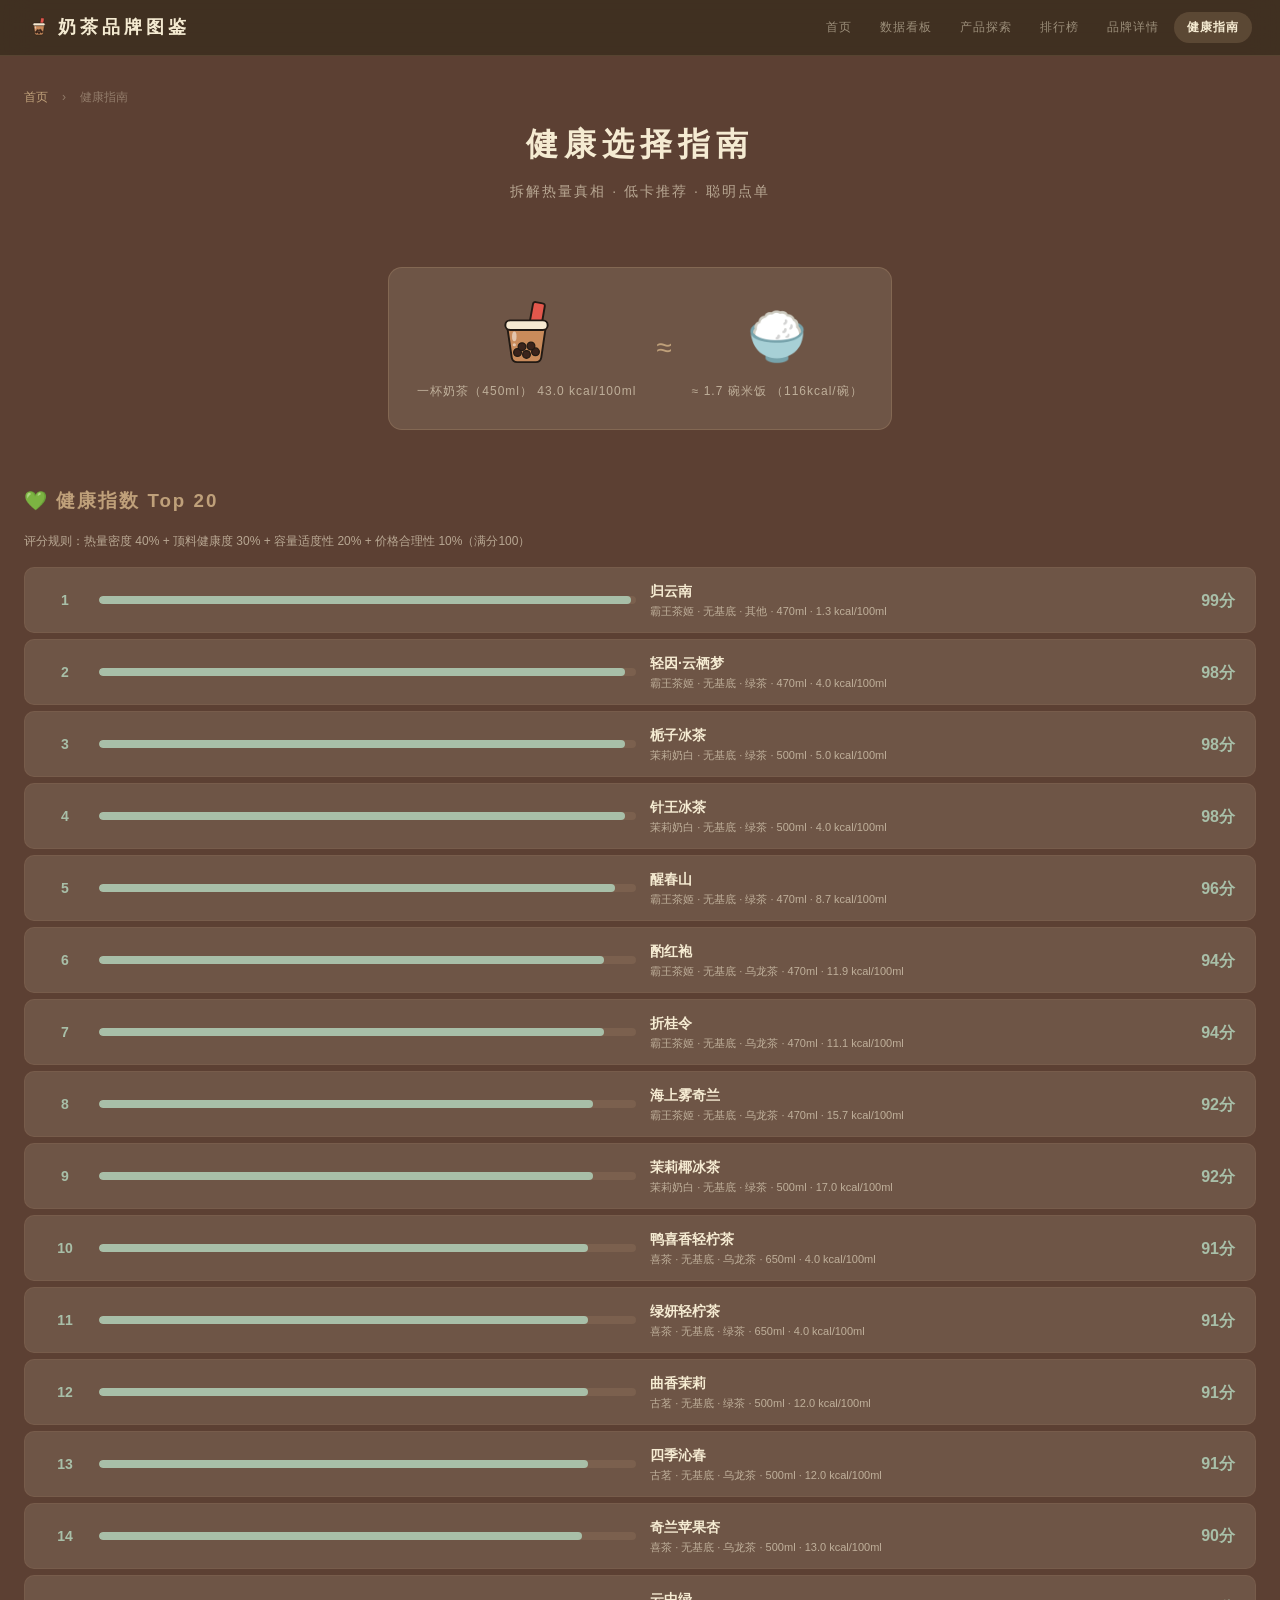
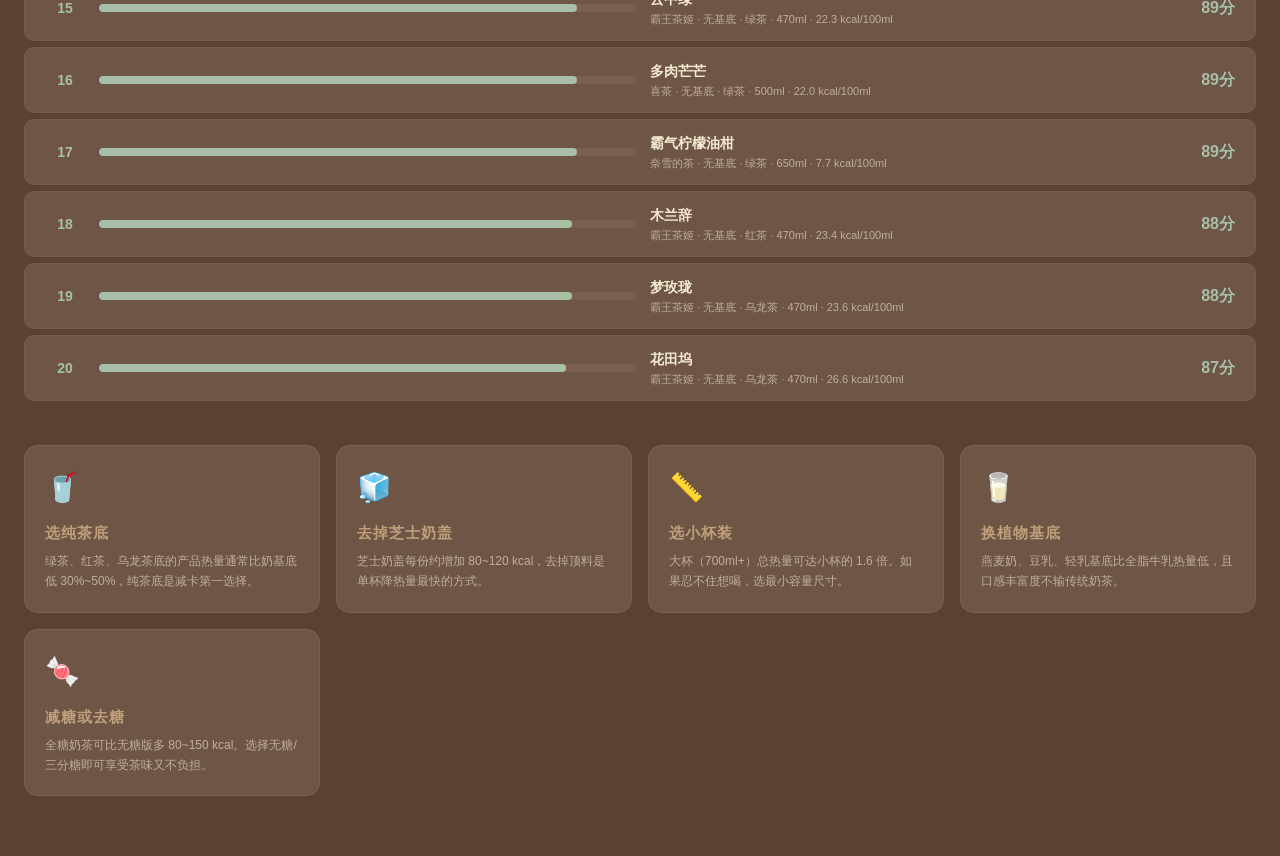
<file: health.html>
<!DOCTYPE html>
<html lang="zh-CN">
<head>
    <meta charset="UTF-8">
    <meta name="viewport" content="width=device-width, initial-scale=1.0">
    <title>健康指南 — 奶茶品牌图鉴</title>
    <link rel="stylesheet" href="css/style.css">
    <style>
        .page-container { max-width: 1500px; }
        .health-hero { text-align: center; margin-bottom: 32px; }
        .health-hero .rice-viz {
            display: inline-flex; align-items: flex-end; gap: 20px;
            margin: 24px 0; padding: 28px; background: var(--cream-light);
            border-radius: var(--card-radius); border: 1px solid rgba(191,160,122,0.25);
        }
        .rice-viz .rice-bowl { text-align: center; }
        .rice-viz .rice-bowl .emoji { font-size: 48px; display: block; }
        .rice-viz .rice-bowl .lbl { font-size: 12px; color: var(--text-dim); margin-top: 6px; letter-spacing: 1px; }
        .rice-viz .equals { font-size: 28px; color: var(--gold); align-self: center; }
        .rice-viz .tea-cup { text-align: center; }
        .rice-viz .tea-cup .emoji { font-size: 48px; }
        .rice-viz .tea-cup .lbl { font-size: 12px; color: var(--text-dim); margin-top: 6px; letter-spacing: 1px; }

        .score-list { display: flex; flex-direction: column; gap: 6px; }
        .score-item {
            display: flex; align-items: center; gap: 14px;
            background: var(--cream-light); border: 1px solid rgba(191,160,122,0.1);
            border-radius: 10px; padding: 12px 20px; transition: all 0.2s;
        }
        .score-item:hover { border-color: var(--gold); }
        .score-num { flex: 0 0 40px; font-weight: bold; font-size: 14px; text-align: center; }
        .score-bar {
            flex: 1; height: 8px; background: rgba(191,160,122,0.15);
            border-radius: 4px; overflow: hidden; min-width: 60px;
        }
        .score-bar .fill { height: 100%; border-radius: 4px; transition: width 0.6s ease; }
        .score-info { flex: 1; min-width: 0; }
        .score-info .name { font-weight: bold; color: var(--cream); font-size: 14px; }
        .score-info .brand { font-size: 11px; color: var(--text-dim); }
        .score-value { flex-shrink: 0; font-weight: bold; font-size: 16px; }

        .tips-grid { display: grid; grid-template-columns: repeat(auto-fill, minmax(260px, 1fr)); gap: 16px; margin-top: 28px; }
        .tip-card {
            background: var(--cream-light); border: 1px solid rgba(191,160,122,0.15);
            border-radius: var(--card-radius); padding: 20px;
        }
        .tip-card .tip-icon { font-size: 28px; display: block; margin-bottom: 10px; }
        .tip-card .tip-title { font-size: 15px; font-weight: bold; color: var(--gold); margin-bottom: 6px; letter-spacing: 1px; }
        .tip-card .tip-text { font-size: 12px; color: var(--text-dim); line-height: 1.7; }

        @media (max-width: 768px) { .rice-viz { flex-direction: column; align-items: center; } .rice-viz .equals { transform: rotate(90deg); } }
        @media (max-width: 480px) {
            .rice-viz { padding: 20px 16px; margin: 16px 0; }
            .rice-viz .tea-cup .emoji, .rice-viz .rice-bowl .emoji { font-size: 38px; }
            .rice-viz .tea-cup .emoji img { width: 1.6em !important; height: 1.6em !important; }
            .score-item { padding: 10px 12px; gap: 8px; }
            .score-bar { min-width: 36px; }
            .score-value { font-size: 14px; }
            .score-info .brand { font-size: 10px; }
        }
    </style>
</head>
<body>

<div class="page-wrapper">
    <div class="page-container">
        <div class="breadcrumb"><a href="index.html?skip=1">首页</a><span class="sep">›</span><span>健康指南</span></div>
        <div class="page-hero"><h1>健康选择指南</h1><p>拆解热量真相 · 低卡推荐 · 聪明点单</p></div>

        <!-- 热量可视化 -->
        <div class="health-hero">
            <div class="rice-viz" id="riceViz">
                <div class="tea-cup"><span class="emoji"><img src="images/珍珠奶茶.svg" alt="奶茶图标" style="width:1.6em;height:1.6em;vertical-align:-0.4em"></span><div class="lbl" id="avgTeaLbl">一杯奶茶</div></div>
                <div class="equals">≈</div>
                <div class="rice-bowl"><span class="emoji">🍚</span><div class="lbl" id="riceLbl">？碗米饭</div></div>
            </div>
        </div>

        <!-- 健康评分排行 -->
        <h3 style="color:var(--gold);letter-spacing:2px;margin-bottom:16px;">💚 健康指数 Top 20</h3>
        <p style="color:var(--text-dim);font-size:12px;margin-bottom:16px;">评分规则：热量密度 40% + 顶料健康度 30% + 容量适度性 20% + 价格合理性 10%（满分100）</p>
        <div class="score-list" id="healthList"></div>

        <!-- 减卡建议 -->
        <div class="tips-grid" style="margin-top:44px;">
            <div class="tip-card">
                <span class="tip-icon">🥤</span>
                <div class="tip-title">选纯茶底</div>
                <div class="tip-text">绿茶、红茶、乌龙茶底的产品热量通常比奶基底低 30%~50%，纯茶底是减卡第一选择。</div>
            </div>
            <div class="tip-card">
                <span class="tip-icon">🧊</span>
                <div class="tip-title">去掉芝士奶盖</div>
                <div class="tip-text">芝士奶盖每份约增加 80~120 kcal，去掉顶料是单杯降热量最快的方式。</div>
            </div>
            <div class="tip-card">
                <span class="tip-icon">📏</span>
                <div class="tip-title">选小杯装</div>
                <div class="tip-text">大杯（700ml+）总热量可达小杯的 1.6 倍。如果忍不住想喝，选最小容量尺寸。</div>
            </div>
            <div class="tip-card">
                <span class="tip-icon">🥛</span>
                <div class="tip-title">换植物基底</div>
                <div class="tip-text">燕麦奶、豆乳、轻乳基底比全脂牛乳热量低，且口感丰富度不输传统奶茶。</div>
            </div>
            <div class="tip-card">
                <span class="tip-icon">🍬</span>
                <div class="tip-title">减糖或去糖</div>
                <div class="tip-text">全糖奶茶可比无糖版多 80~150 kcal。选择无糖/三分糖即可享受茶味又不负担。</div>
            </div>
        </div>
    </div>
</div>

<script type="text/javascript" src="js/data.js"></script>
<script>var CURRENT_PAGE = 'health';</script>
<script type="text/javascript" src="js/nav.js"></script>
<script>
    MT.ready(function(data) {
        var valid = MT.filterValid();

        // 健康评分算法
        // 热量密度越低越好(0-80kcal→100-0分)
        // 顶料: 无顶料+30, 奶盖/芝士+0, 奶油+10
        // 容量: 适中(400-500)→满分, 太大太远→减分
        // 价格: 不是越高越好也不是越低越好, 适中给满分
        var topScores = { '无顶料': 30, '奶盖': 5, '芝士奶盖': 0, '奶油顶': 10, '芝士': 0 };
        function defaultTopScore(t) { return topScores[t] !== undefined ? topScores[t] : 15; }

        var scored = valid.map(function(d) {
            var heatScore = Math.max(0, 100 - d['单位热量 kcal/100ml'] * 1.25);
            var topScore = defaultTopScore((d['顶料']||'无顶料').trim());
            var sizeScore = d['容量/ml'] >= 350 && d['容量/ml'] <= 550 ? 20 : Math.max(0, 20 - Math.abs(d['容量/ml']-450)/30);
            var priceScore = d['单位价格 元/100ml'] >= 1.5 && d['单位价格 元/100ml'] <= 3.5 ? 10 : Math.max(0, 10 - Math.abs(d['单位价格 元/100ml']-2.5)*3);
            return {
                name: d['饮品名称'], brand: d['品牌'],
                score: Math.round(heatScore*0.4 + topScore/30*100*0.3 + sizeScore/20*100*0.2 + priceScore/10*100*0.1),
                unitHeat: d['单位热量 kcal/100ml'],
                totalHeat: d['总热量/kcal'],
                price: d['单位价格 元/100ml'],
                size: d['容量/ml'],
                base: d['基底液'],
                top: d['顶料'],
                tea: d['茶底类型']
            };
        });

        // 按分数降序
        scored.sort(function(a,b){return b.score - a.score;});
        var top20 = scored.slice(0, 20);

        // 均值可视化
        var avgHeat = (valid.reduce(function(s,d){return s+d['单位热量 kcal/100ml'];},0)/valid.length).toFixed(1);
        var riceBowl = (avgHeat * 4.5 / 116).toFixed(1);  // 假设一杯450ml，一碗米饭116kcal
        document.getElementById('avgTeaLbl').textContent = '一杯奶茶（450ml）\n'+avgHeat+' kcal/100ml';
        document.getElementById('riceLbl').textContent = '≈ '+riceBowl+' 碗米饭\n（116kcal/碗）';

        // 渲染排名
        var html = '';
        top20.forEach(function(d, idx) {
            var barWidth = d.score;
            var barColor = d.score >= 80 ? '#A8BFA8' : d.score >= 60 ? '#D4C4A8' : '#C97B7B';
            html += '<div class="score-item">' +
                '<div class="score-num" style="color:'+barColor+';">'+(idx+1)+'</div>' +
                '<div class="score-bar"><div class="fill" style="width:'+barWidth+'%;background:'+barColor+';"></div></div>' +
                '<div class="score-info"><div class="name">'+d.name+'</div><div class="brand">'+d.brand+' · '+d.base+' · '+d.tea+' · '+d.size+'ml · '+d.unitHeat.toFixed(1)+' kcal/100ml</div></div>' +
                '<div class="score-value" style="color:'+barColor+';">'+d.score+'分</div>' +
            '</div>';
        });
        document.getElementById('healthList').innerHTML = html;
    });
</script>

</body>
</html>
</file>
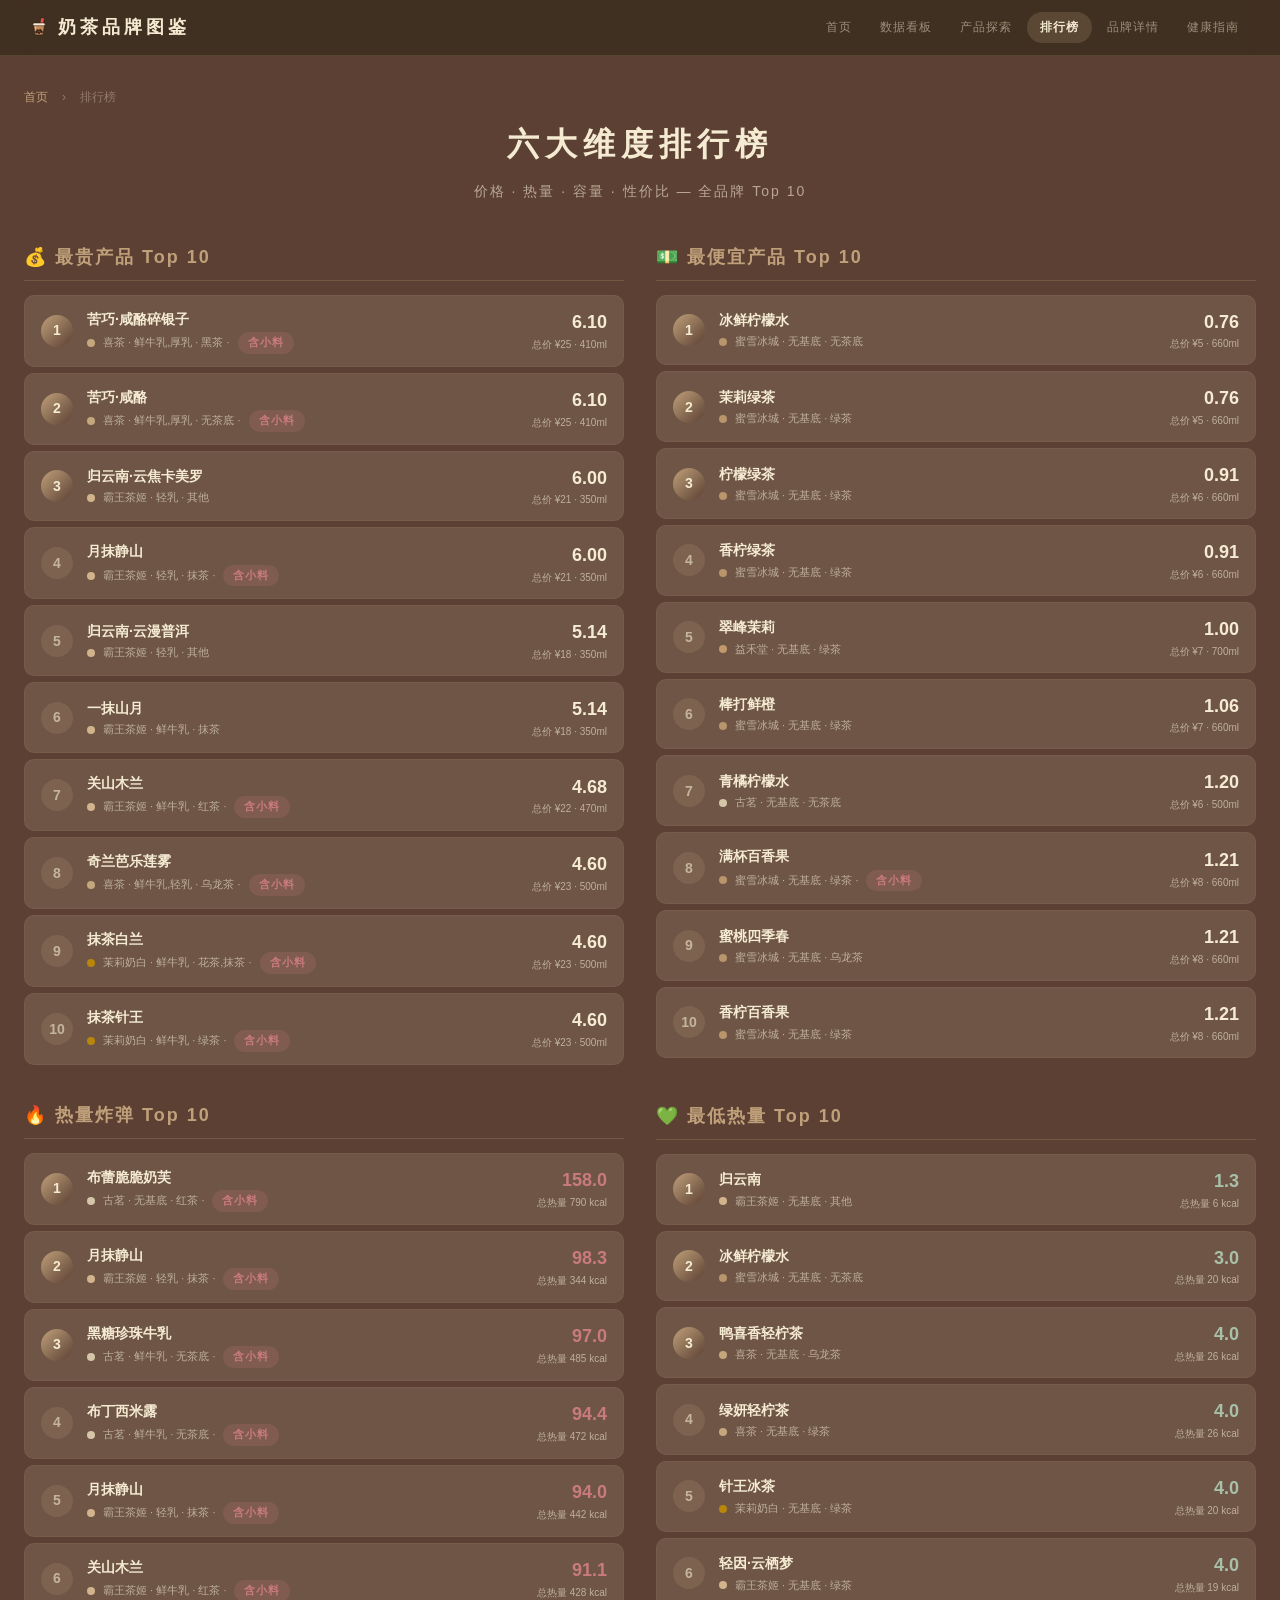
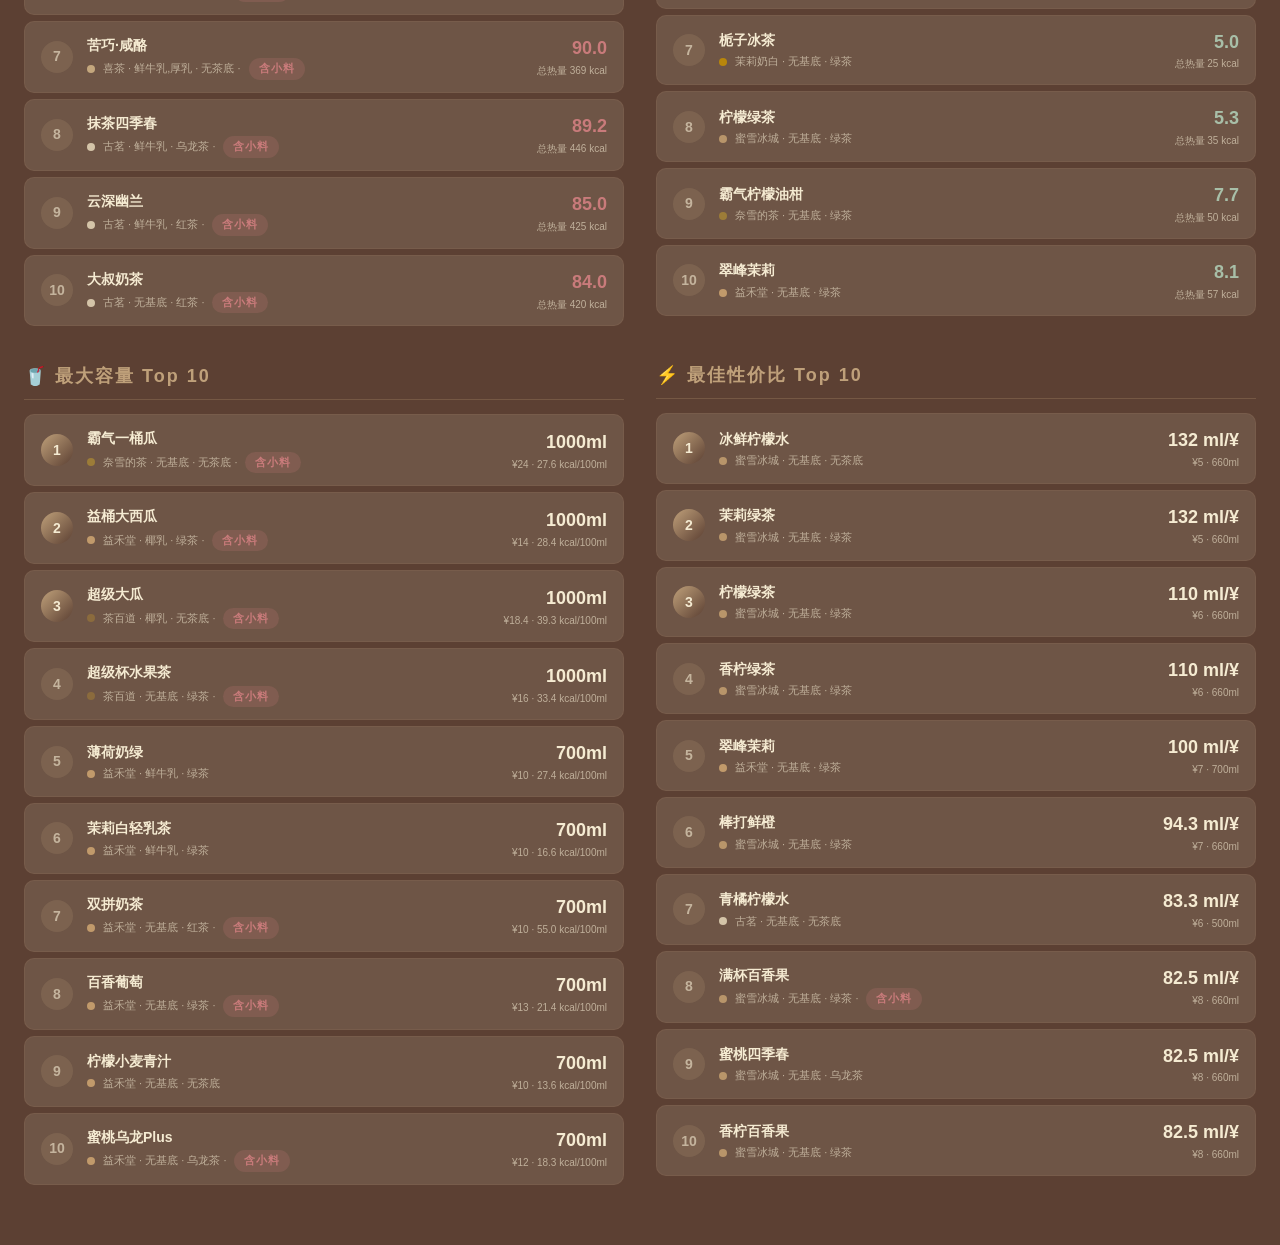
<file: ranking.html>
<!DOCTYPE html>
<html lang="zh-CN">
<head>
    <meta charset="UTF-8">
    <meta name="viewport" content="width=device-width, initial-scale=1.0">
    <title>排行榜 — 奶茶品牌图鉴</title>
    <link rel="stylesheet" href="css/style.css">
    <style>
        .page-container { max-width: 1500px; }
        .rank-section { flex: 1; }
        .rank-section h3 {
            font-size: 18px; letter-spacing: 2px; color: var(--gold);
            margin-bottom: 14px; padding-bottom: 8px;
            border-bottom: 1px solid rgba(191,160,122,0.25);
        }
        .rank-list { display: flex; flex-direction: column; gap: 6px; }
        .rank-item {
            display: flex; align-items: center; gap: 14px;
            background: var(--cream-light); border: 1px solid rgba(191,160,122,0.1);
            border-radius: 10px; padding: 12px 16px;
            transition: all 0.2s;
        }
        .rank-item:hover { border-color: var(--gold); background: rgba(191,160,122,0.12); }
        .rank-num {
            flex: 0 0 32px; height: 32px; border-radius: 50%;
            display: flex; align-items: center; justify-content: center;
            font-weight: bold; font-size: 14px;
        }
        .rank-num.top3 { background: linear-gradient(135deg, var(--gold), var(--bg)); color: var(--cream); }
        .rank-num.normal { background: rgba(191,160,122,0.18); color: var(--text-dim); }
        .rank-info { flex: 1; min-width: 0; }
        .rank-info .name { font-weight: bold; color: var(--cream); font-size: 14px; }
        .rank-info .brand {
            font-size: 11px; color: var(--text-dim); display: flex; align-items: center;
            gap: 8px; margin-top: 2px;
        }
        .rank-info .brand .dot {
            width: 8px; height: 8px; border-radius: 50%; display: inline-block;
        }
        .rank-value { text-align: right; flex-shrink: 0; }
        .rank-value .main { font-size: 18px; font-weight: bold; color: var(--cream); }
        .rank-value .sub { font-size: 10px; color: var(--text-dim); display: block; }
        .rank-value .sub.unit { font-size: 14px; color: var(--text-dim); }

        .rank-grid { display: flex; gap: 32px; }
        .rank-col { flex: 1; min-width: 0; display: flex; flex-direction: column; gap: 36px; }
        @media (max-width: 768px) { .rank-grid { flex-direction: column; } }
    </style>
</head>
<body>

<div class="page-wrapper">
    <div class="page-container">
        <div class="breadcrumb"><a href="index.html?skip=1">首页</a><span class="sep">›</span><span>排行榜</span></div>
        <div class="page-hero">
            <h1>六大维度排行榜</h1>
            <p>价格 · 热量 · 容量 · 性价比 — 全品牌 Top 10</p>
        </div>

        <div class="rank-grid" id="rankGrid">
            <!-- JS 动态生成 -->
        </div>
    </div>
</div>

<script type="text/javascript" src="js/data.js"></script>
<script>var CURRENT_PAGE = 'ranking';</script>
<script type="text/javascript" src="js/nav.js"></script>
<script>
    MT.ready(function(data) {
        var valid = MT.filterValid();
        var rankings = [
            { id: 'price_high', title: '💰 最贵产品 Top 10', sort: function(a,b){return b['单位价格 元/100ml']-a['单位价格 元/100ml'];}, mainField: '单位价格 元/100ml', mainUnit: '元/100ml', mainFn: function(d){return d['单位价格 元/100ml'].toFixed(2);}, subFn: function(d){return '总价 ¥'+d['总价/元']+' · '+d['容量/ml']+'ml';} },
            { id: 'price_low', title: '💵 最便宜产品 Top 10', sort: function(a,b){return a['单位价格 元/100ml']-b['单位价格 元/100ml'];}, mainField: '单位价格 元/100ml', mainUnit: '元/100ml', mainFn: function(d){return d['单位价格 元/100ml'].toFixed(2);}, subFn: function(d){return '总价 ¥'+d['总价/元']+' · '+d['容量/ml']+'ml';} },
            { id: 'heat_high', title: '🔥 热量炸弹 Top 10', sort: function(a,b){return b['单位热量 kcal/100ml']-a['单位热量 kcal/100ml'];}, mainField: '单位热量 kcal/100ml', mainUnit: 'kcal/100ml', mainFn: function(d){return d['单位热量 kcal/100ml'].toFixed(1);}, subFn: function(d){return '总热量 '+d['总热量/kcal']+' kcal';}, accent: true },
            { id: 'heat_low', title: '💚 最低热量 Top 10', sort: function(a,b){return a['单位热量 kcal/100ml']-b['单位热量 kcal/100ml'];}, mainField: '单位热量 kcal/100ml', mainUnit: 'kcal/100ml', mainFn: function(d){return d['单位热量 kcal/100ml'].toFixed(1);}, subFn: function(d){return '总热量 '+d['总热量/kcal']+' kcal';}, green: true },
            { id: 'size_big', title: '🥤 最大容量 Top 10', sort: function(a,b){return b['容量/ml']-a['容量/ml'];}, mainField: '容量/ml', mainUnit: 'ml', mainFn: function(d){return d['容量/ml']+'ml';}, subFn: function(d){return '¥'+d['总价/元']+' · '+d['单位热量 kcal/100ml'].toFixed(1)+' kcal/100ml';} },
            { id: 'cp_best', title: '⚡ 最佳性价比 Top 10', sort: function(a,b){return MT.costPerformance(b)-MT.costPerformance(a);}, mainField: '性价比', mainUnit: 'ml/¥', mainFn: function(d){return MT.costPerformance(d)+' ml/¥';}, subFn: function(d){return '¥'+d['总价/元']+' · '+d['容量/ml']+'ml';} }
        ];

        var html = '';
        // 左列：0(最贵), 2(热量炸弹), 4(最大容量)；右列：1(最便宜), 3(最低热量), 5(最佳性价比)
        var colOrder = [0, 2, 4, 1, 3, 5]; // 交错排列，左右配对标高/标低
        var leftHTML = '', rightHTML = '';
        colOrder.forEach(function(ri, i) {
            var rank = rankings[ri];
            var sorted = valid.slice().sort(rank.sort).slice(0, 10);
            var secHTML = '<div class="rank-section"><h3>'+rank.title+'</h3><div class="rank-list">';
            sorted.forEach(function(d, idx) {
                var bColor = MT.colorForBrand(d['品牌']);
                var numClass = idx < 3 ? 'top3' : 'normal';
                var valColor = rank.accent ? 'color:#C97B7B;' : rank.green ? 'color:#A8BFA8;' : '';
                secHTML +=
                    '<div class="rank-item">' +
                        '<div class="rank-num '+numClass+'">'+(idx+1)+'</div>' +
                        '<div class="rank-info">' +
                            '<div class="name">'+d['饮品名称']+'</div>' +
                            '<div class="brand"><span class="dot" style="background:'+bColor+';"></span>'+d['品牌']+
                                ' · '+d['基底液']+' · '+d['茶底类型']+
                                (d['是否含默认小料']==='是'?' · <span class="badge badge-red">含小料</span>':'')+
                            '</div>' +
                        '</div>' +
                        '<div class="rank-value"><span class="main" style="'+valColor+'">'+rank.mainFn(d)+'</span><span class="sub">'+rank.subFn(d)+'</span></div>' +
                    '</div>';
            });
            secHTML += '</div></div>';
            if (i < 3) leftHTML += secHTML;
            else rightHTML += secHTML;
        });
        html = '<div class="rank-col">'+leftHTML+'</div><div class="rank-col">'+rightHTML+'</div>';
        document.getElementById('rankGrid').innerHTML = html;
    });
</script>

</body>
</html>
</file>
<file: css/style.css>
/* ============================================================
   奶茶品牌图鉴 v2 — 公共样式系统
   ============================================================ */

/* ===== 设计令牌 ===== */
:root {
    --bg: #5C4033;
    --bg-dark: #3D2E1F;
    --cream: #F5EBD2;
    --cream-light: rgba(245,235,210,0.12);
    --cream-mid: rgba(245,235,210,0.55);
    --gold: #BFA07A;
    --gold-light: #D4C4A8;
    --accent: #C97B7B;
    --green: #A8BFA8;
    --text: #F5EBD2;
    --text-dim: rgba(245,235,210,0.6);
    --text-faint: rgba(245,235,210,0.35);
    --nav-h: 56px;
    --card-radius: 14px;
    --shadow: 0 6px 24px rgba(0,0,0,0.20);
    --shadow-hover: 0 10px 32px rgba(0,0,0,0.28);
    --transition: 0.35s cubic-bezier(0.22, 1, 0.36, 1);
}

/* ===== 全局重置 ===== */
* { box-sizing: border-box; margin: 0; padding: 0; }
html { scroll-behavior: smooth; -webkit-text-size-adjust: 100%; }
body {
    background: var(--bg);
    font-family: 'Microsoft YaHei', 'PingFang SC', 'Helvetica Neue', sans-serif;
    color: var(--text);
    overflow-x: hidden;
    line-height: 1.6;
    -webkit-tap-highlight-color: rgba(191,160,122,0.25);
}
a { color: inherit; text-decoration: none; }

/* ===== 导航栏 ===== */
.site-nav {
    position: fixed; top: 0; left: 0; right: 0;
    height: var(--nav-h); z-index: 999;
    background: rgba(61,46,31,0.88);
    backdrop-filter: blur(14px);
    -webkit-backdrop-filter: blur(14px);
    border-bottom: 1px solid rgba(191,160,122,0.18);
    display: flex; align-items: center; justify-content: space-between;
    padding: 0 28px;
    transition: background 0.3s;
}
.site-nav .logo {
    font-size: 18px; font-weight: bold; letter-spacing: 4px;
    color: var(--cream);
    display: flex; align-items: center; gap: 8px;
}
.site-nav .logo-icon { font-size: 22px; }

.nav-links {
    display: flex; align-items: center; gap: 2px;
}
.nav-links a {
    color: rgba(245,235,210,0.5); font-size: 12px;
    letter-spacing: 1px; padding: 6px 13px; border-radius: 20px;
    transition: all 0.25s; white-space: nowrap;
}
.nav-links a:hover { color: var(--cream); background: rgba(212,175,90,0.14); }
.nav-links a.active {
    color: var(--cream); background: rgba(191,160,122,0.22); font-weight: bold;
}

/* ===== 汉堡按钮（仅移动端显示） ===== */
.nav-toggle {
    display: none;
    flex-direction: column; justify-content: center; gap: 4px;
    width: 38px; height: 36px; padding: 0 9px;
    background: rgba(191,160,122,0.12);
    border: 1px solid rgba(191,160,122,0.25);
    border-radius: 10px; cursor: pointer; flex-shrink: 0;
}
.nav-toggle span {
    display: block; height: 2px; border-radius: 2px;
    background: var(--cream);
    transition: transform 0.25s, opacity 0.2s;
}
.nav-toggle.active span:nth-child(1) { transform: translateY(6px) rotate(45deg); }
.nav-toggle.active span:nth-child(2) { opacity: 0; }
.nav-toggle.active span:nth-child(3) { transform: translateY(-6px) rotate(-45deg); }

/* ===== 页面容器 ===== */
.page-wrapper {
    padding-top: var(--nav-h);
    min-height: 100vh;
}
.page-container {
    max-width: 1200px; margin: 0 auto; padding: 32px 24px 60px;
}

/* ===== 页面标题 ===== */
.page-hero {
    text-align: center; margin-bottom: 40px;
    opacity: 0; transform: translateY(28px);
    animation: fadeUp 0.8s cubic-bezier(0.22,1,0.36,1) 0.15s forwards;
}
.page-hero h1 {
    font-size: 32px; font-weight: bold; letter-spacing: 6px;
    color: var(--cream); margin-bottom: 10px;
}
.page-hero p {
    color: var(--text-dim); font-size: 14px; letter-spacing: 2px;
}

@keyframes fadeUp {
    to { opacity: 1; transform: translateY(0); }
}

/* ===== 面包屑 ===== */
.breadcrumb {
    display: flex; align-items: center; gap: 8px;
    margin-bottom: 20px; font-size: 12px; color: var(--text-dim);
}
.breadcrumb a { color: var(--gold); transition: color 0.2s; }
.breadcrumb a:hover { color: var(--cream); }
.breadcrumb span { color: var(--text-faint); }

/* ===== KPI 卡片行 ===== */
.kpi-row {
    display: flex; gap: 16px; flex-wrap: wrap; justify-content: center;
    margin-bottom: 44px;
}
.kpi-card {
    background: linear-gradient(135deg, rgba(191,160,122,0.15), rgba(92,64,51,0.4));
    border: 1px solid rgba(191,160,122,0.25);
    border-radius: var(--card-radius);
    padding: 22px 28px;
    text-align: center;
    flex: 1 1 0;
    transition: transform var(--transition), box-shadow var(--transition);
}
.kpi-card:hover {
    transform: translateY(-3px);
    box-shadow: var(--shadow-hover);
}
.kpi-card .kpi-value {
    font-size: 36px; font-weight: bold;
    background: linear-gradient(135deg, var(--cream), var(--gold-light));
    -webkit-background-clip: text; -webkit-text-fill-color: transparent;
    background-clip: text;
    line-height: 1.2;
}
.kpi-card .kpi-label {
    font-size: 12px; color: var(--text-dim);
    letter-spacing: 2px; margin-top: 6px;
}
.kpi-card .kpi-unit {
    font-size: 14px; color: var(--text-dim);
    -webkit-text-fill-color: var(--text-dim);
}

/* ===== 入口卡片网格 ===== */
.entry-grid {
    display: grid;
    grid-template-columns: repeat(auto-fill, minmax(280px, 1fr));
    gap: 20px;
}
.entry-card {
    background: var(--cream-light);
    border: 1px solid rgba(191,160,122,0.2);
    border-radius: var(--card-radius);
    padding: 28px 24px;
    transition: all var(--transition);
    cursor: pointer;
    display: block;
}
.entry-card:hover {
    background: rgba(191,160,122,0.16);
    border-color: var(--gold);
    transform: translateY(-4px);
    box-shadow: var(--shadow-hover);
}
.entry-card .entry-icon {
    font-size: 32px; margin-bottom: 14px; display: block;
}
.entry-card .entry-title {
    font-size: 18px; font-weight: bold; letter-spacing: 2px;
    color: var(--cream); margin-bottom: 8px;
}
.entry-card .entry-desc {
    font-size: 13px; color: var(--text-dim); line-height: 1.65;
}

/* ===== 按钮通用样式 ===== */
.btn {
    display: inline-flex; align-items: center; gap: 6px;
    padding: 8px 20px; border-radius: 22px; border: none;
    font-size: 13px; letter-spacing: 2px; font-weight: bold;
    cursor: pointer; transition: all 0.25s;
    font-family: inherit;
}
.btn-primary {
    background: linear-gradient(135deg, var(--bg), #8B6B3D);
    color: var(--cream);
    box-shadow: 0 3px 12px rgba(0,0,0,0.2);
}
.btn-primary:hover {
    background: linear-gradient(135deg, #8B6B3D, var(--gold-light));
    transform: scale(1.03);
}
.btn-outline {
    background: transparent; border: 1.5px solid var(--gold);
    color: var(--cream);
}
.btn-outline:hover { background: rgba(191,160,122,0.18); }

/* ===== 徽章/标签 ===== */
.badge {
    display: inline-block; padding: 2px 10px; border-radius: 12px;
    font-size: 11px; font-weight: bold; letter-spacing: 1px;
}
.badge-brand { background: rgba(191,160,122,0.2); color: var(--gold-light); }
.badge-red { background: rgba(201,123,123,0.2); color: var(--accent); }
.badge-green { background: rgba(168,191,168,0.2); color: var(--green); }

/* ===== 表格通用 ===== */
.data-table {
    width: 100%; border-collapse: collapse;
    font-size: 13px; color: var(--text);
}
.data-table th {
    text-align: left; padding: 10px 14px;
    color: var(--text-dim); font-weight: normal;
    letter-spacing: 1px; border-bottom: 1px solid rgba(191,160,122,0.25);
    font-size: 11px;
}
.data-table td {
    padding: 10px 14px; border-bottom: 1px solid rgba(191,160,122,0.12);
    vertical-align: middle;
}
.data-table tr:hover { background: rgba(245,235,210,0.04); }
.data-table .highlight { color: var(--accent); font-weight: bold; }

/* ===== 面包屑 ===== */
.breadcrumb { font-size: 12px; color: var(--text-dim); margin-bottom: 12px; }
.breadcrumb a { color: var(--gold); }
.breadcrumb a:hover { color: var(--cream); }
.breadcrumb .sep { color: var(--text-faint); margin: 0 6px; }

/* ===== 健康评分颜色 ===== */
.score-high { color: var(--green); }
.score-mid { color: var(--gold-light); }
.score-low { color: var(--accent); }

/* ===== 响应式 ===== */
@media (max-width: 768px) {
    .page-container { padding: 24px 12px 40px; }
    .entry-grid { grid-template-columns: 1fr; }
    .kpi-row { gap: 10px; }
    .kpi-card { min-width: 120px; padding: 16px 18px; }
    .kpi-card .kpi-value { font-size: 26px; }

    /* 导航：logo + 汉堡按钮，链接收进下拉面板 */
    .site-nav { padding: 0 12px; gap: 8px; }
    .site-nav .logo { font-size: 15px; letter-spacing: 2px; flex-shrink: 1; min-width: 0; white-space: nowrap; overflow: hidden; text-overflow: ellipsis; }
    .site-nav .logo-icon { font-size: 18px; flex-shrink: 0; }
    .nav-toggle { display: inline-flex; }

    .nav-links {
        position: fixed; top: var(--nav-h); left: 0; right: 0;
        flex-direction: column; align-items: stretch; gap: 2px;
        background: rgba(61,46,31,0.98);
        backdrop-filter: blur(14px); -webkit-backdrop-filter: blur(14px);
        border-bottom: 1px solid rgba(191,160,122,0.22);
        box-shadow: 0 12px 32px rgba(0,0,0,0.35);
        padding: 10px 12px 14px;
        transform: translateY(-130%); opacity: 0; pointer-events: none;
        transition: transform 0.32s cubic-bezier(0.22,1,0.36,1), opacity 0.24s;
        z-index: 998;
    }
    .nav-links.open { transform: translateY(0); opacity: 1; pointer-events: auto; }
    .nav-links a {
        padding: 12px 14px; font-size: 14px; letter-spacing: 1px;
        border-radius: 10px; text-align: left;
    }

    /* 标题与间距收紧 */
    .page-hero { margin-bottom: 26px; }
    .page-hero h1 { font-size: 22px; letter-spacing: 3px; }
    .page-hero p { font-size: 12px; letter-spacing: 1px; }
    .kpi-row { margin-bottom: 28px; }
}

/* 超窄屏（手机竖屏）微调 */
@media (max-width: 480px) {
    .kpi-card { min-width: calc(50% - 5px); padding: 14px 10px; }
    .kpi-card .kpi-value { font-size: 22px; }
    .kpi-card .kpi-label { font-size: 11px; letter-spacing: 1px; }
}

/* ===== 滚动条美化 ===== */
::-webkit-scrollbar { width: 6px; }
::-webkit-scrollbar-track { background: rgba(245,235,210,0.06); }
::-webkit-scrollbar-thumb { background: rgba(191,160,122,0.3); border-radius: 3px; }
::-webkit-scrollbar-thumb:hover { background: rgba(191,160,122,0.5); }

/* ===== 工具类 ===== */
.text-center { text-align: center; }
.mt-20 { margin-top: 20px; }
.mt-40 { margin-top: 40px; }
.mb-20 { margin-bottom: 20px; }
</file>
